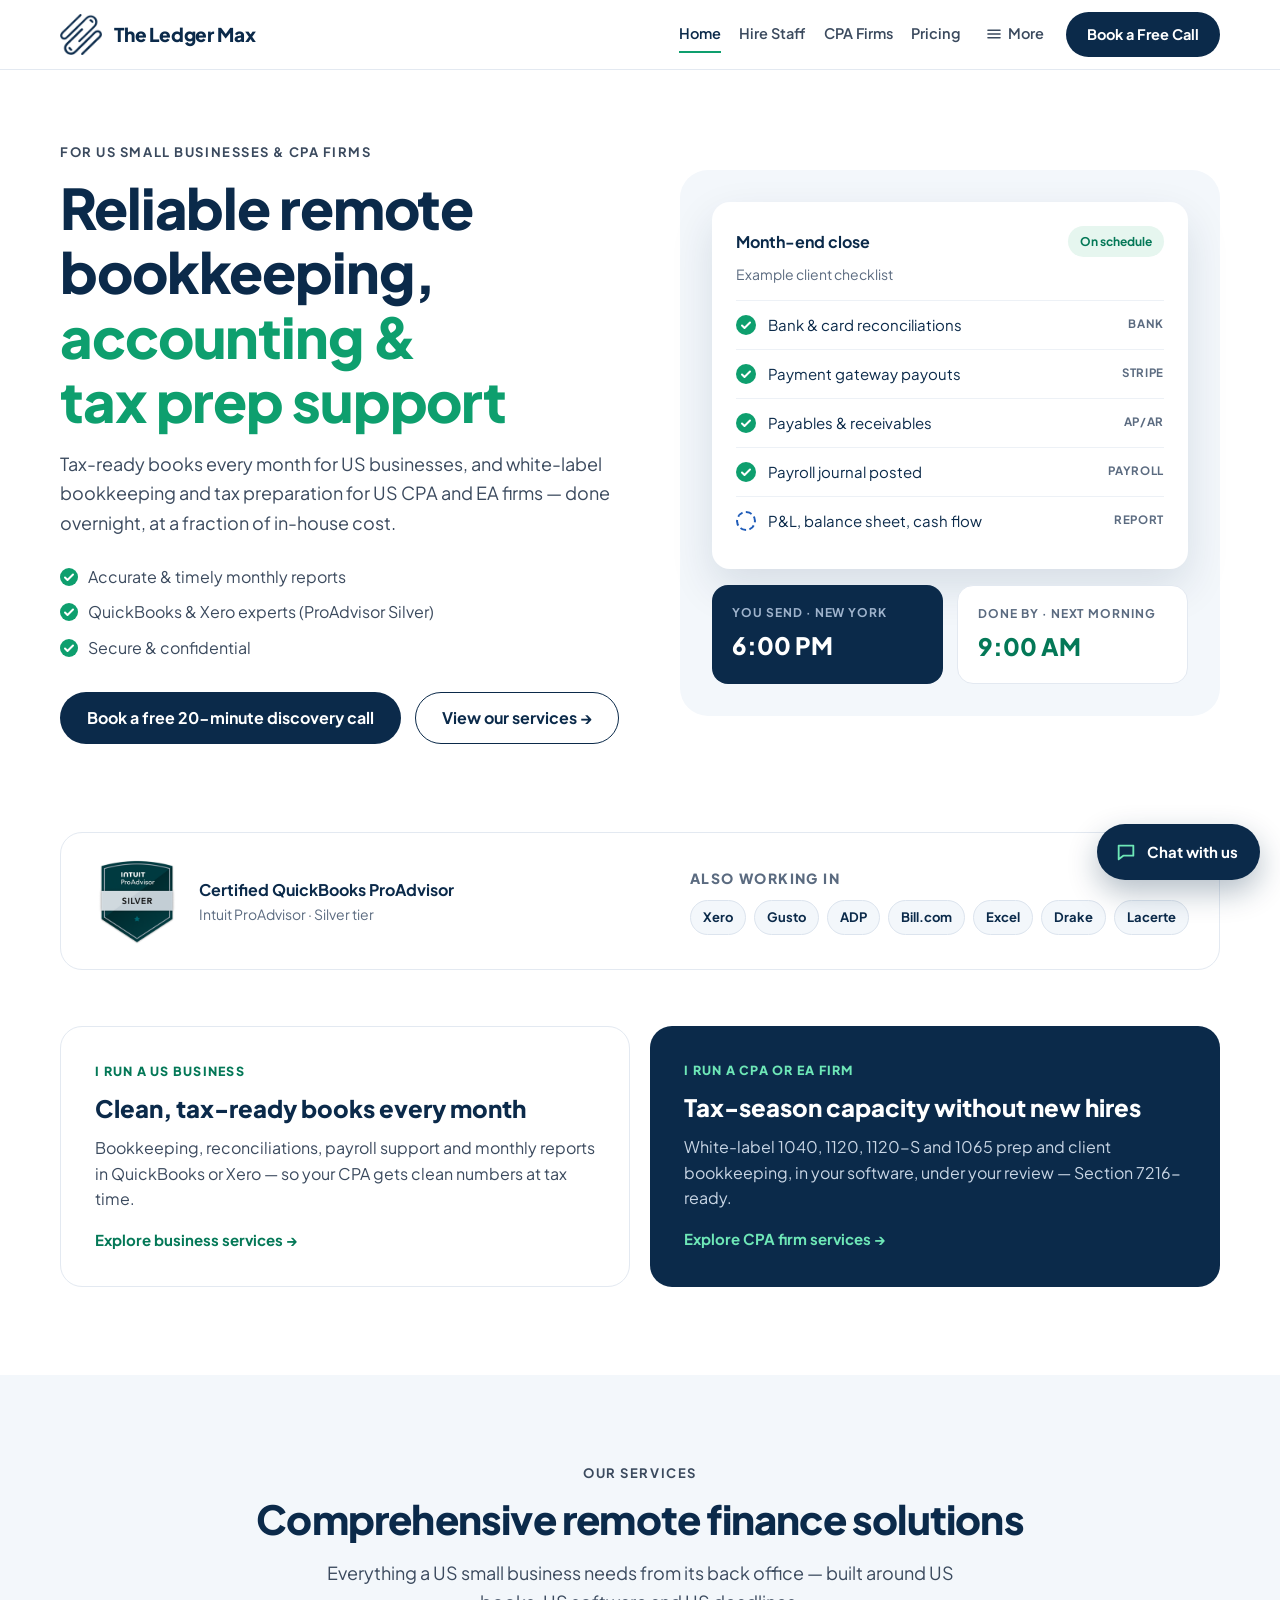
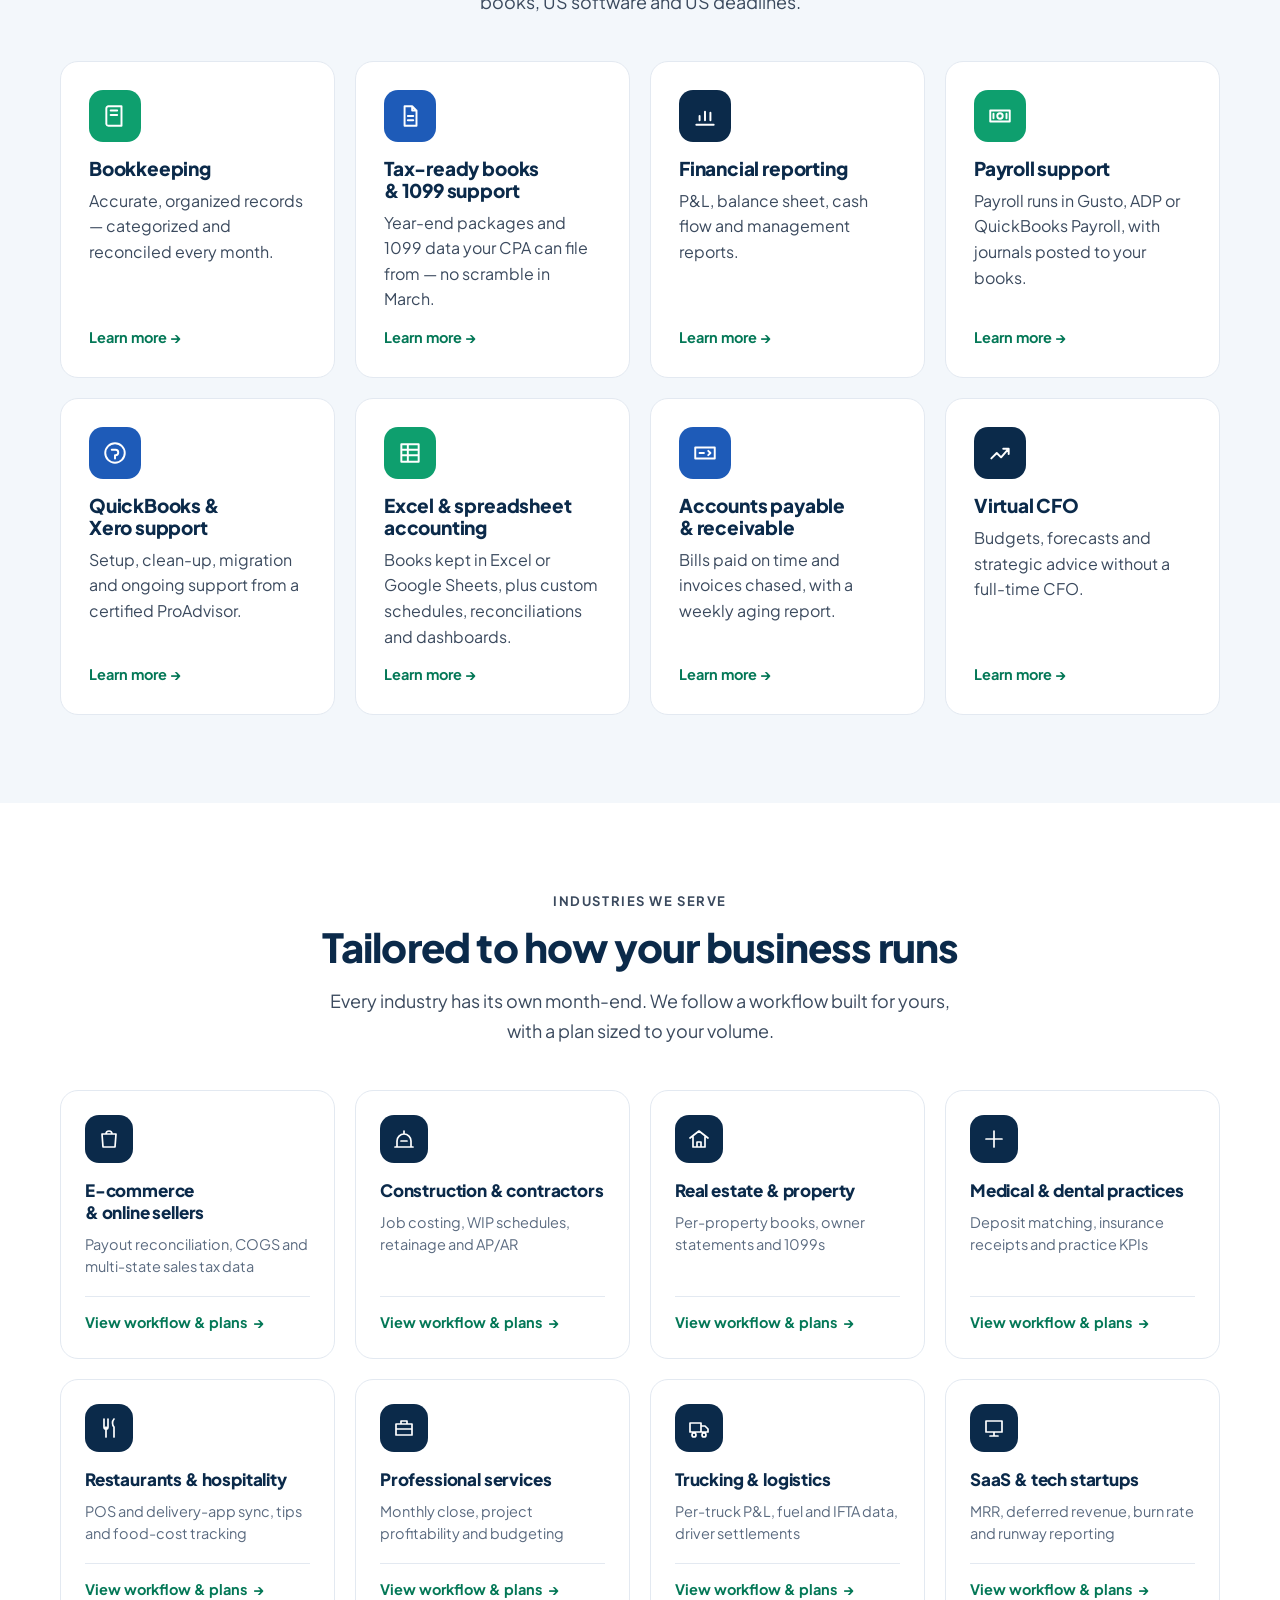
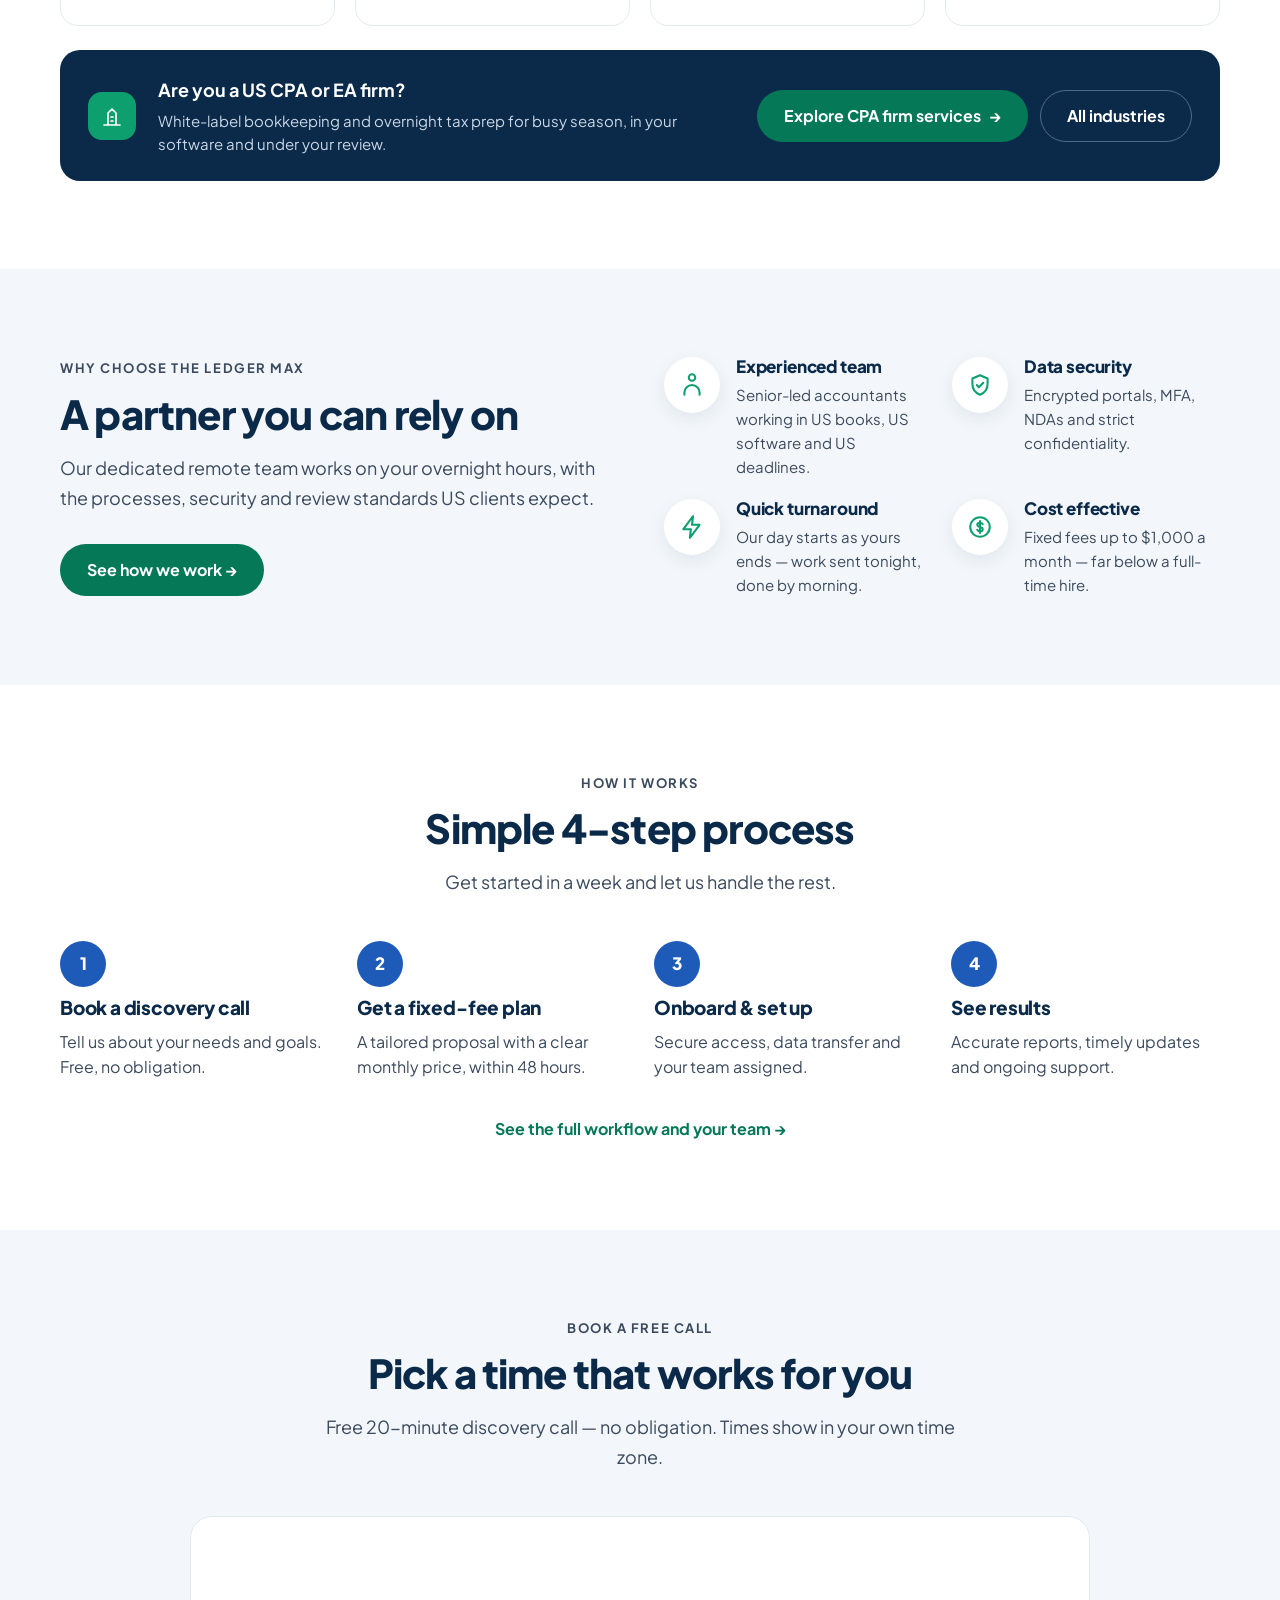
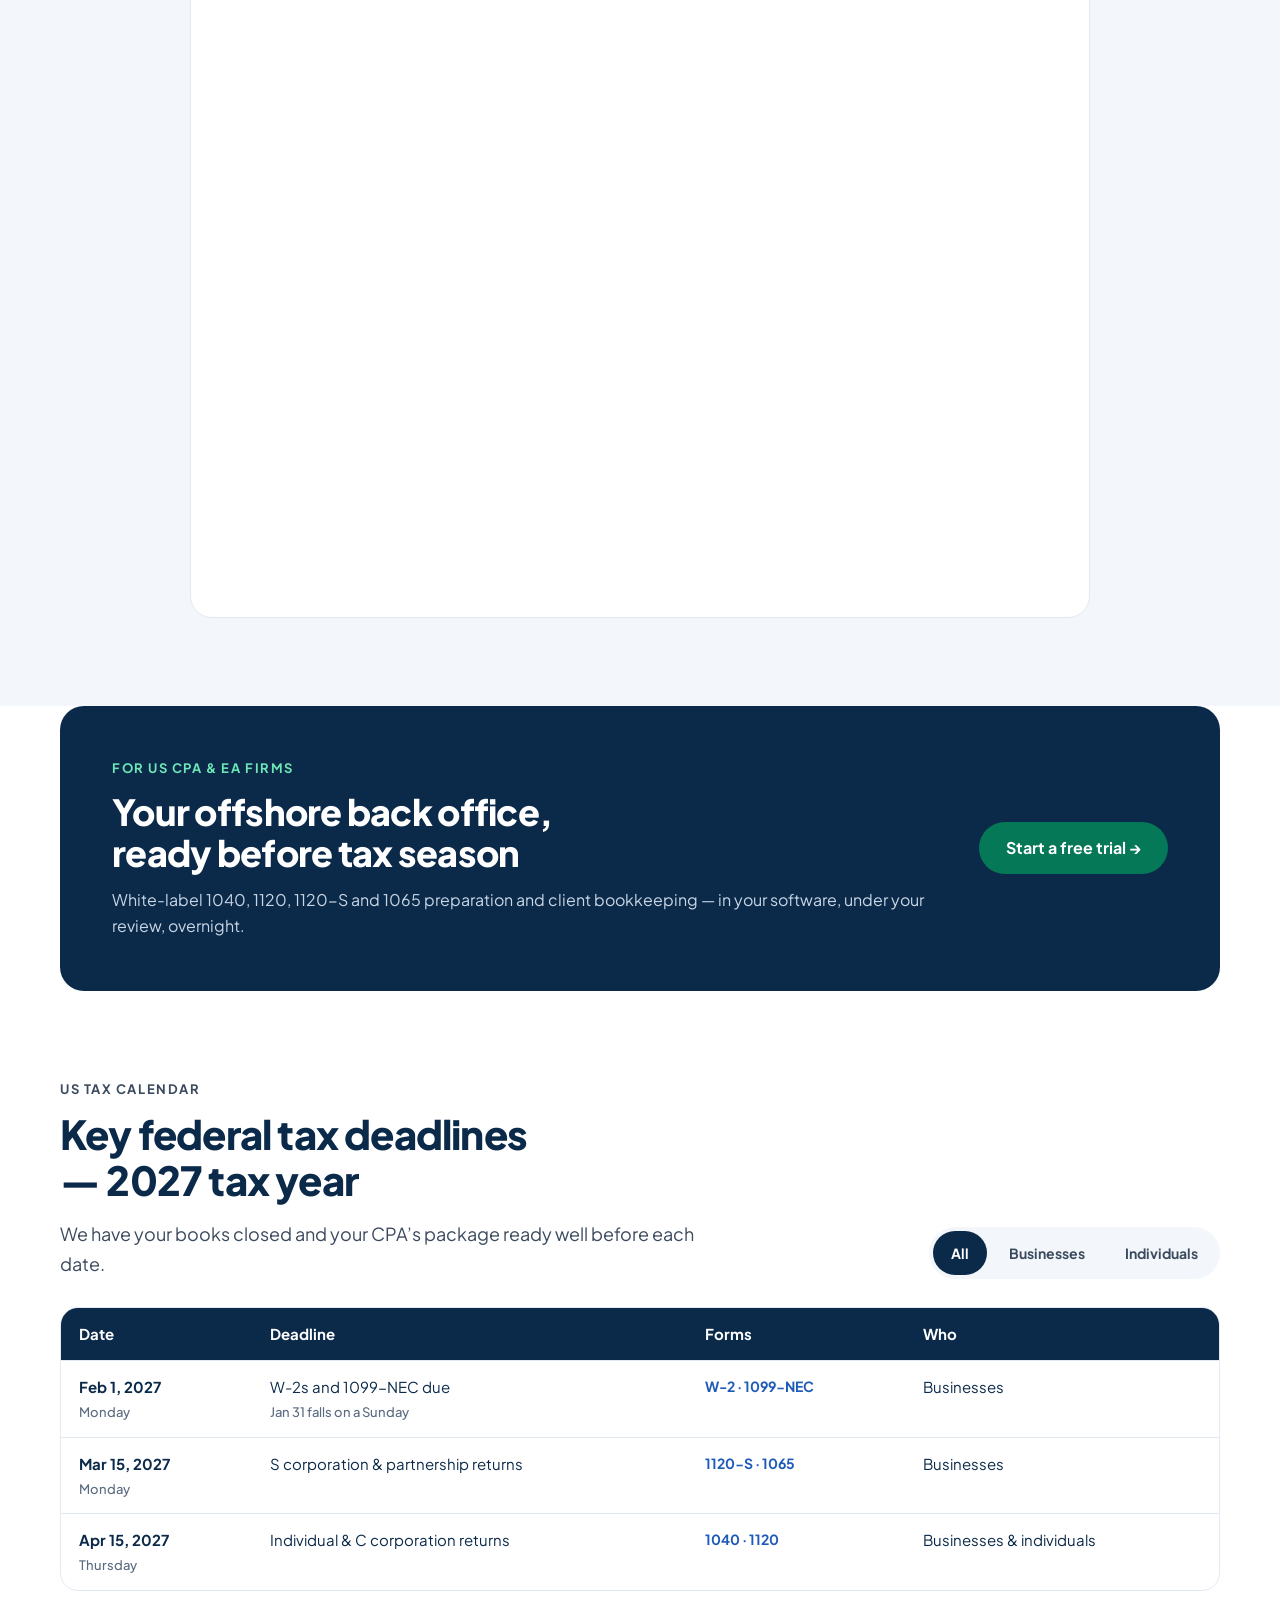
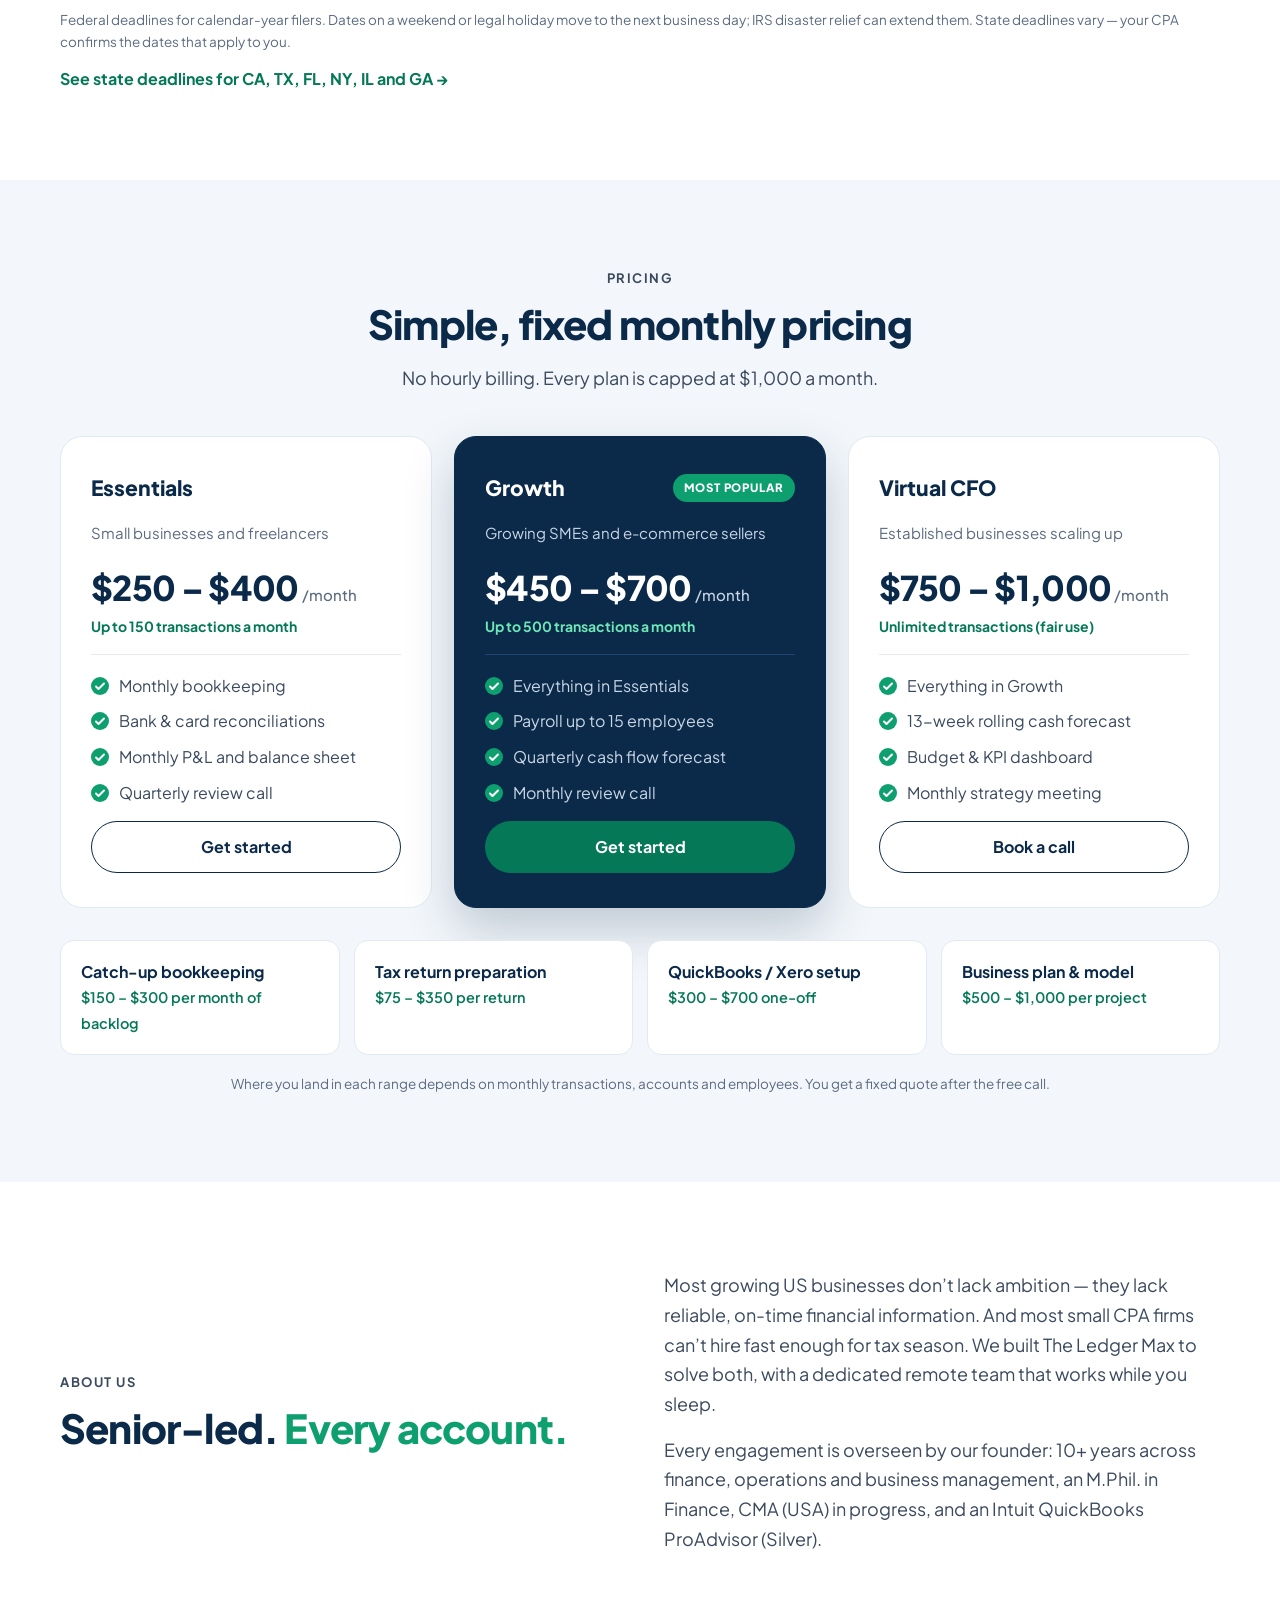
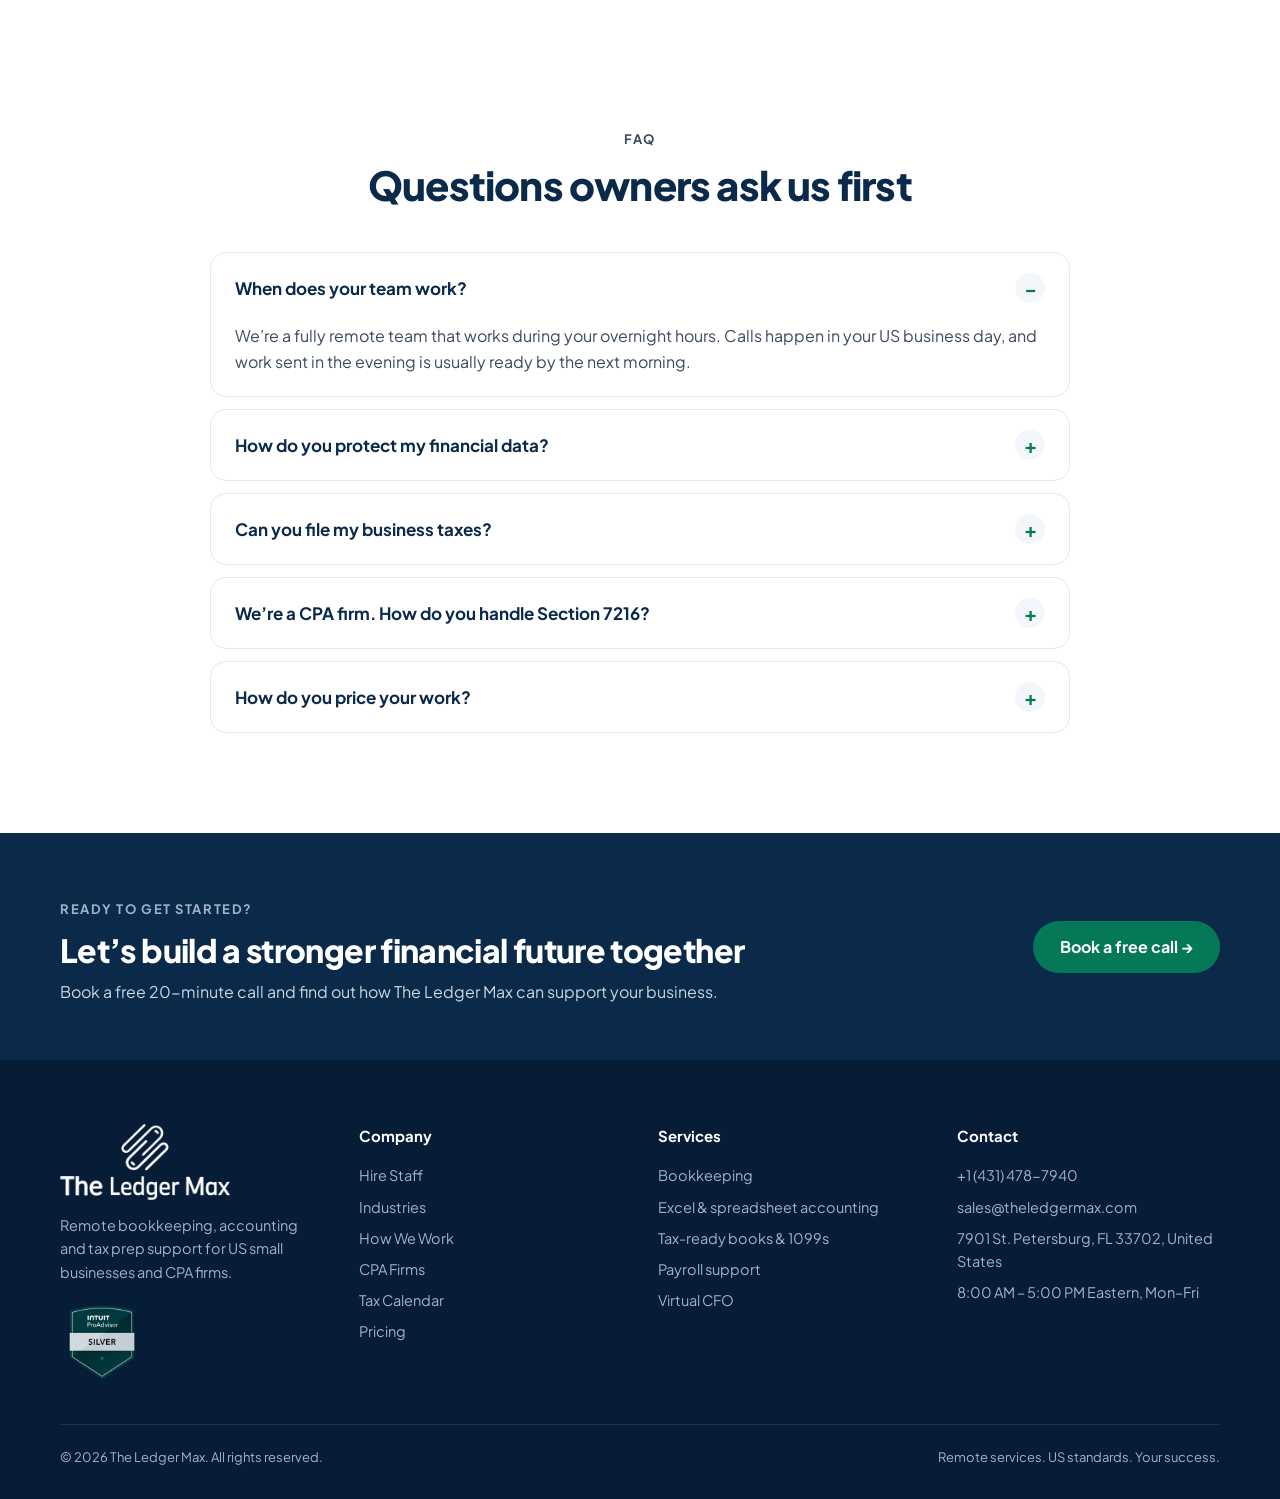
<file: index.html>
<!doctype html>
<html lang="en">
<head>
<meta charset="utf-8">
<meta name="viewport" content="width=device-width, initial-scale=1, viewport-fit=cover">
<title>The Ledger Max | Remote Bookkeeping & Accounting for US Businesses and CPA Firms</title>
<meta name="description" content="Remote bookkeeping, tax-ready books, payroll support and Virtual CFO services for US small businesses, plus white-label tax prep for US CPA firms. Fixed fees up to $1,000/month.">
<link rel="canonical" href="https://theledgermax.com/">
<meta property="og:type" content="website">
<meta property="og:title" content="The Ledger Max | Remote Bookkeeping & Accounting for US Businesses and CPA Firms">
<meta property="og:description" content="Remote bookkeeping, tax-ready books, payroll support and Virtual CFO services for US small businesses, plus white-label tax prep for US CPA firms. Fixed fees up to $1,000/month.">
<meta property="og:url" content="https://theledgermax.com/">
<meta property="og:image" content="https://theledgermax.com/assets/img/the-logo-navy.png">
<meta name="theme-color" content="#0B2A4A">
<link rel="icon" type="image/png" href="/assets/img/favicon.png">
<link rel="preconnect" href="https://fonts.googleapis.com">
<link rel="preconnect" href="https://fonts.gstatic.com" crossorigin>
<link href="https://fonts.googleapis.com/css2?family=Plus+Jakarta+Sans:wght@400;500;600;700;800&display=swap" rel="stylesheet">
<link rel="stylesheet" href="/assets/css/styles.css">
<script type="application/ld+json">{"@context":"https://schema.org","@type":"AccountingService","name":"The Ledger Max","url":"https://theledgermax.com","telephone":"+1-431-478-7940","email":"sales@theledgermax.com","areaServed":"US","address":{"@type":"PostalAddress","streetAddress":"7901","addressLocality":"St. Petersburg","addressRegion":"FL","postalCode":"33702","addressCountry":"US"}}</script>
</head>
<body>
<a class="sr-only" href="#main">Skip to content</a>
<header class="site-header">
  <div class="wrap header-inner">
    <a class="brand" href="/" aria-label="The Ledger Max home">
      <img src="/assets/img/icon-navy.png" alt="" width="42" height="41">
      <span><span class="brand-name">The Ledger Max</span><span class="brand-tag">Remote Accounting for US Businesses &amp; CPA Firms</span></span>
    </a>
    <nav class="nav" id="site-nav" aria-label="Main">
        <a href="/" aria-current="page">Home</a>
        <a href="/services">Hire Staff</a>
        <a href="/industries" class="nav-sub">Industries</a>
        <a href="/how-we-work" class="nav-sub">How We Work</a>
        <a href="/us-cpa-firms">CPA Firms</a>
        <a href="/tax-calendar" class="nav-sub">Tax Calendar</a>
        <a href="/pricing">Pricing</a>
        <a href="/contact" class="nav-sub">Contact</a>
<div class="nav-more-wrap">
      <button type="button" class="nav-more-btn" aria-expanded="false" aria-label="More pages">
        <svg width="18" height="18" viewBox="0 0 24 24" fill="none" stroke="currentColor" stroke-width="2.2" stroke-linecap="round" aria-hidden="true"><path d="M4 7h16M4 12h16M4 17h16"/></svg>
        <span>More</span>
      </button>
      <div class="nav-more-drop" hidden>
        <a href="/industries">Industries</a>
        <a href="/how-we-work">How We Work</a>
        <a href="/tax-calendar">Tax Calendar</a>
        <a href="/contact">Contact</a>
      </div>
    </div>
            <a class="btn btn-navy nav-cta" href="/contact#book">Book a Free Call</a>
    </nav>
    <div class="header-cta"><a class="btn btn-navy" href="/contact#book">Book a Free Call</a></div>
    <button class="nav-toggle" type="button" aria-label="Open menu" aria-expanded="false" aria-controls="site-nav">
      <svg class="icon-hamburger" width="22" height="22" viewBox="0 0 24 24" fill="none" stroke="#0B2A4A" stroke-width="2" stroke-linecap="round" aria-hidden="true"><path d="M4 7h16M4 12h16M4 17h16"/></svg>
      <svg class="icon-close" width="22" height="22" viewBox="0 0 24 24" fill="none" stroke="#0B2A4A" stroke-width="2" stroke-linecap="round" aria-hidden="true"><path d="M18 6 6 18M6 6l12 12"/></svg>
    </button>
  </div>
</header>
<main id="main">
<section class="hero">
  <div class="wrap split">
    <div>
      <p class="eyebrow">For US small businesses &amp; CPA firms</p>
      <h1>Reliable remote bookkeeping, <span class="hl">accounting &amp; tax prep support</span></h1>
      <p class="lead">Tax-ready books every month for US businesses, and white-label bookkeeping and tax preparation for US CPA and EA firms — done overnight, at a fraction of in-house cost.</p>
      <ul class="check" style="margin-top:26px">
        <li>Accurate &amp; timely monthly reports</li>
        <li>QuickBooks &amp; Xero experts (ProAdvisor Silver)</li>
        <li>Secure &amp; confidential</li>
      </ul>
      <div class="btn-row">
        <a class="btn btn-navy" href="/contact#book">Book a free 20-minute discovery call</a>
        <a class="btn btn-ghost" href="/services">View our services →</a>
      </div>
    </div>
    <div class="hero-visual" aria-label="Example month-end close checklist">
      <div class="close-card">
        <div class="head"><strong>Month-end close</strong><span class="status">On schedule</span></div>
        <p class="small muted" style="margin:6px 0 14px">Example client checklist</p>
        <div class="close-row"><span><i class="dot-done"></i>Bank &amp; card reconciliations</span><span class="tag">BANK</span></div>
        <div class="close-row"><span><i class="dot-done"></i>Payment gateway payouts</span><span class="tag">STRIPE</span></div>
        <div class="close-row"><span><i class="dot-done"></i>Payables &amp; receivables</span><span class="tag">AP/AR</span></div>
        <div class="close-row"><span><i class="dot-done"></i>Payroll journal posted</span><span class="tag">PAYROLL</span></div>
        <div class="close-row"><span><i class="dot-wip"></i>P&amp;L, balance sheet, cash flow</span><span class="tag">REPORT</span></div>
      </div>
      <div class="time-pair">
        <div style="background:#0B2A4A;color:#fff"><div class="t-label" style="color:#9FB3CC">YOU SEND · NEW YORK</div><div class="t-val">6:00 PM</div></div>
        <div style="background:#fff;border:1px solid #E3E9F1"><div class="t-label muted">DONE BY · NEXT MORNING</div><div class="t-val" style="color:#047857">9:00 AM</div></div>
      </div>
    </div>
  </div>
</section>

<section class="section flush-top" aria-label="Certifications" style="padding-bottom:56px">
  <div class="wrap">
    <div class="cert-strip">
      <div class="cert">
        <img src="/assets/img/proadvisor-silver.png" alt="Intuit QuickBooks ProAdvisor Silver badge" width="92" height="92">
        <div><strong>Certified QuickBooks ProAdvisor</strong><div class="small muted">Intuit ProAdvisor · Silver tier</div></div>
      </div>
      <div>
        <div class="small" style="font-weight:800;letter-spacing:.1em;color:#5B6B80;margin-bottom:10px">ALSO WORKING IN</div>
        <div class="chips"><span class="chip">Xero</span><span class="chip">Gusto</span><span class="chip">ADP</span><span class="chip">Bill.com</span><span class="chip">Excel</span><span class="chip">Drake</span><span class="chip">Lacerte</span></div>
      </div>
    </div>
  </div>
</section>

<section class="section flush-top">
  <div class="wrap grid">
    <a class="aud light" href="/services">
      <span class="kicker">I RUN A US BUSINESS</span>
      <span class="title">Clean, tax-ready books every month</span>
      <p>Bookkeeping, reconciliations, payroll support and monthly reports in QuickBooks or Xero — so your CPA gets clean numbers at tax time.</p>
      <span class="go">Explore business services →</span>
    </a>
    <a class="aud dark" href="/us-cpa-firms">
      <span class="kicker">I RUN A CPA OR EA FIRM</span>
      <span class="title">Tax-season capacity without new hires</span>
      <p>White-label 1040, 1120, 1120-S and 1065 prep and client bookkeeping, in your software, under your review — Section 7216-ready.</p>
      <span class="go">Explore CPA firm services →</span>
    </a>
  </div>
</section>

<section class="section tint" id="services">
  <div class="wrap">
    <div class="center section-head">
      <p class="eyebrow">Our services</p>
      <h2>Comprehensive remote finance solutions</h2>
      <p class="lead">Everything a US small business needs from its back office — built around US books, US software and US deadlines.</p>
    </div>
    <div class="grid">
      <a class="card svc-card" href="/services"><span class="icon-tile t-green"><svg viewBox="0 0 24 24" fill="none" stroke="#fff" stroke-width="1.8" stroke-linecap="round" stroke-linejoin="round" aria-hidden="true"><path d="M4 19.5V5a2 2 0 0 1 2-2h12v18H6a2 2 0 0 1-2-1.5zM8 7h6M8 11h6"/></svg></span><h3>Bookkeeping</h3><p>Accurate, organized records — categorized and reconciled every month.</p><span class="more">Learn more →</span></a>
      <a class="card svc-card" href="/services"><span class="icon-tile t-blue"><svg viewBox="0 0 24 24" fill="none" stroke="#fff" stroke-width="1.8" stroke-linecap="round" stroke-linejoin="round" aria-hidden="true"><path d="M7 3h7l4 4v14H7zM14 3v4h4M10 12h5M10 16h5"/></svg></span><h3>Tax-ready books &amp; 1099 support</h3><p>Year-end packages and 1099 data your CPA can file from — no scramble in March.</p><span class="more">Learn more →</span></a>
      <a class="card svc-card" href="/services"><span class="icon-tile t-navy"><svg viewBox="0 0 24 24" fill="none" stroke="#fff" stroke-width="1.8" stroke-linecap="round" stroke-linejoin="round" aria-hidden="true"><path d="M4 20h16M7 16v-4M12 16V8M17 16v-7"/></svg></span><h3>Financial reporting</h3><p>P&amp;L, balance sheet, cash flow and management reports.</p><span class="more">Learn more →</span></a>
      <a class="card svc-card" href="/services"><span class="icon-tile t-green"><svg viewBox="0 0 24 24" fill="none" stroke="#fff" stroke-width="1.8" stroke-linecap="round" stroke-linejoin="round" aria-hidden="true"><path d="M3 7h18v10H3zM9.5 12a2.5 2.5 0 1 0 5 0a2.5 2.5 0 1 0-5 0M6 10v4M18 10v4"/></svg></span><h3>Payroll support</h3><p>Payroll runs in Gusto, ADP or QuickBooks Payroll, with journals posted to your books.</p><span class="more">Learn more →</span></a>
      <a class="card svc-card" href="/services"><span class="icon-tile t-blue"><svg viewBox="0 0 24 24" fill="none" stroke="#fff" stroke-width="1.8" stroke-linecap="round" stroke-linejoin="round" aria-hidden="true"><path d="M12 3a9 9 0 1 0 0 18a9 9 0 1 0 0-18M9 9h3.5a2.5 2.5 0 0 1 0 5H12v3"/></svg></span><h3>QuickBooks &amp; Xero support</h3><p>Setup, clean-up, migration and ongoing support from a certified ProAdvisor.</p><span class="more">Learn more →</span></a>
      <a class="card svc-card" href="/services"><span class="icon-tile t-green"><svg viewBox="0 0 24 24" fill="none" stroke="#fff" stroke-width="1.8" stroke-linecap="round" stroke-linejoin="round" aria-hidden="true"><path d="M4 4h16v16H4zM4 9h16M4 14h16M10 4v16"/></svg></span><h3>Excel &amp; spreadsheet accounting</h3><p>Books kept in Excel or Google Sheets, plus custom schedules, reconciliations and dashboards.</p><span class="more">Learn more →</span></a>
      <a class="card svc-card" href="/services"><span class="icon-tile t-blue"><svg viewBox="0 0 24 24" fill="none" stroke="#fff" stroke-width="1.8" stroke-linecap="round" stroke-linejoin="round" aria-hidden="true"><path d="M3 7h18v10H3zM7 12h4M15 10l2 2-2 2"/></svg></span><h3>Accounts payable &amp; receivable</h3><p>Bills paid on time and invoices chased, with a weekly aging report.</p><span class="more">Learn more →</span></a>
      <a class="card svc-card" href="/services"><span class="icon-tile t-navy"><svg viewBox="0 0 24 24" fill="none" stroke="#fff" stroke-width="1.8" stroke-linecap="round" stroke-linejoin="round" aria-hidden="true"><path d="M4 17l5-5 4 4 7-8M15 8h5v5"/></svg></span><h3>Virtual CFO</h3><p>Budgets, forecasts and strategic advice without a full-time CFO.</p><span class="more">Learn more →</span></a>
    </div>
  </div>
</section>

<section class="section">
  <div class="wrap">
    <div class="center section-head">
      <p class="eyebrow">Industries we serve</p>
      <h2>Tailored to how your business runs</h2>
      <p class="lead" style="margin-inline:auto">Every industry has its own month-end. We follow a workflow built for yours, with a plan sized to your volume.</p>
    </div>
    <div class="ind-grid">
      <a class="ind-tile" href="/industries#ecom">
        <span class="it-top"><span class="it-ico"><svg viewBox="0 0 24 24" fill="none" stroke="currentColor" stroke-width="1.7" stroke-linecap="round" stroke-linejoin="round" aria-hidden="true"><path d="M5 7h14l-1 13H6zM9 7a3 3 0 0 1 6 0"/></svg></span></span>
        <h3>E-commerce &amp; online sellers</h3>
        <p>Payout reconciliation, COGS and multi-state sales tax data</p>
        <span class="it-cta">View workflow &amp; plans <span class="arrow">→</span></span>
      </a>
      <a class="ind-tile" href="/industries#construction">
        <span class="it-top"><span class="it-ico"><svg viewBox="0 0 24 24" fill="none" stroke="currentColor" stroke-width="1.7" stroke-linecap="round" stroke-linejoin="round" aria-hidden="true"><path d="M3 20h18M5 20v-6a7 7 0 0 1 14 0v6M12 7V4M9 14h6"/></svg></span></span>
        <h3>Construction &amp; contractors</h3>
        <p>Job costing, WIP schedules, retainage and AP/AR</p>
        <span class="it-cta">View workflow &amp; plans <span class="arrow">→</span></span>
      </a>
      <a class="ind-tile" href="/industries#realestate">
        <span class="it-top"><span class="it-ico"><svg viewBox="0 0 24 24" fill="none" stroke="currentColor" stroke-width="1.7" stroke-linecap="round" stroke-linejoin="round" aria-hidden="true"><path d="M3 11l9-7 9 7M6 9.5V20h12V9.5M10 20v-5h4v5"/></svg></span></span>
        <h3>Real estate &amp; property</h3>
        <p>Per-property books, owner statements and 1099s</p>
        <span class="it-cta">View workflow &amp; plans <span class="arrow">→</span></span>
      </a>
      <a class="ind-tile" href="/industries#medical">
        <span class="it-top"><span class="it-ico"><svg viewBox="0 0 24 24" fill="none" stroke="currentColor" stroke-width="1.7" stroke-linecap="round" stroke-linejoin="round" aria-hidden="true"><path d="M12 4v16M4 12h16"/></svg></span></span>
        <h3>Medical &amp; dental practices</h3>
        <p>Deposit matching, insurance receipts and practice KPIs</p>
        <span class="it-cta">View workflow &amp; plans <span class="arrow">→</span></span>
      </a>
      <a class="ind-tile" href="/industries#restaurants">
        <span class="it-top"><span class="it-ico"><svg viewBox="0 0 24 24" fill="none" stroke="currentColor" stroke-width="1.7" stroke-linecap="round" stroke-linejoin="round" aria-hidden="true"><path d="M7 3v8a2 2 0 0 0 4 0V3M9 11v10M17 3c-2 2-2 6 0 8v10"/></svg></span></span>
        <h3>Restaurants &amp; hospitality</h3>
        <p>POS and delivery-app sync, tips and food-cost tracking</p>
        <span class="it-cta">View workflow &amp; plans <span class="arrow">→</span></span>
      </a>
      <a class="ind-tile" href="/industries#services">
        <span class="it-top"><span class="it-ico"><svg viewBox="0 0 24 24" fill="none" stroke="currentColor" stroke-width="1.7" stroke-linecap="round" stroke-linejoin="round" aria-hidden="true"><path d="M4 8h16v11H4zM9 8V5h6v3M4 13h16"/></svg></span></span>
        <h3>Professional services</h3>
        <p>Monthly close, project profitability and budgeting</p>
        <span class="it-cta">View workflow &amp; plans <span class="arrow">→</span></span>
      </a>
      <a class="ind-tile" href="/industries#trucking">
        <span class="it-top"><span class="it-ico"><svg viewBox="0 0 24 24" fill="none" stroke="currentColor" stroke-width="1.7" stroke-linecap="round" stroke-linejoin="round" aria-hidden="true"><path d="M3 7h11v9H3zM14 10h4l3 3v3h-7M5 19a2 2 0 1 0 4 0a2 2 0 1 0-4 0M15 19a2 2 0 1 0 4 0a2 2 0 1 0-4 0"/></svg></span></span>
        <h3>Trucking &amp; logistics</h3>
        <p>Per-truck P&amp;L, fuel and IFTA data, driver settlements</p>
        <span class="it-cta">View workflow &amp; plans <span class="arrow">→</span></span>
      </a>
      <a class="ind-tile" href="/industries#saas">
        <span class="it-top"><span class="it-ico"><svg viewBox="0 0 24 24" fill="none" stroke="currentColor" stroke-width="1.7" stroke-linecap="round" stroke-linejoin="round" aria-hidden="true"><path d="M4 5h16v11H4zM8 20h8M12 16v4"/></svg></span></span>
        <h3>SaaS &amp; tech startups</h3>
        <p>MRR, deferred revenue, burn rate and runway reporting</p>
        <span class="it-cta">View workflow &amp; plans <span class="arrow">→</span></span>
      </a>
    </div>
    <div class="ind-cpa">
      <span class="it-ico"><svg viewBox="0 0 24 24" fill="none" stroke="currentColor" stroke-width="1.7" stroke-linecap="round" stroke-linejoin="round" aria-hidden="true"><path d="M8 21V9l4-4 4 4v12M4 21h16M11 13h2M11 17h2"/></svg></span>
      <div class="ind-cpa-txt"><strong>Are you a US CPA or EA firm?</strong><span>White-label bookkeeping and overnight tax prep for busy season, in your software and under your review.</span></div>
      <div class="ind-cpa-btns"><a class="btn btn-green" href="/us-cpa-firms">Explore CPA firm services <span class="arrow">→</span></a><a class="btn btn-ghost-light" href="/industries">All industries</a></div>
    </div>
  </div>
</section>

<section class="section tint">
  <div class="wrap split">
    <div>
      <p class="eyebrow">Why choose The Ledger Max</p>
      <h2>A partner you can rely on</h2>
      <p class="lead">Our dedicated remote team works on your overnight hours, with the processes, security and review standards US clients expect.</p>
      <div class="btn-row"><a class="btn btn-green" href="/how-we-work">See how we work →</a></div>
    </div>
    <div class="grid">
      <div class="why-item"><span class="why-ico"><svg viewBox="0 0 24 24" fill="none" stroke="#0E9F6E" stroke-width="1.9" stroke-linecap="round" stroke-linejoin="round" aria-hidden="true"><path d="M12 8a3 3 0 1 0 0-6a3 3 0 1 0 0 6M5 21v-2a7 7 0 0 1 14 0v2"/></svg></span><div><h3 style="font-size:17px">Experienced team</h3><p>Senior-led accountants working in US books, US software and US deadlines.</p></div></div>
      <div class="why-item"><span class="why-ico"><svg viewBox="0 0 24 24" fill="none" stroke="#0E9F6E" stroke-width="1.9" stroke-linecap="round" stroke-linejoin="round" aria-hidden="true"><path d="M12 3l7 3v5c0 5-3.5 8.5-7 10c-3.5-1.5-7-5-7-10V6zM9 12l2 2 4-4"/></svg></span><div><h3 style="font-size:17px">Data security</h3><p>Encrypted portals, MFA, NDAs and strict confidentiality.</p></div></div>
      <div class="why-item"><span class="why-ico"><svg viewBox="0 0 24 24" fill="none" stroke="#0E9F6E" stroke-width="1.9" stroke-linecap="round" stroke-linejoin="round" aria-hidden="true"><path d="M13 2L4 14h7l-1 8 9-12h-7z"/></svg></span><div><h3 style="font-size:17px">Quick turnaround</h3><p>Our day starts as yours ends — work sent tonight, done by morning.</p></div></div>
      <div class="why-item"><span class="why-ico"><svg viewBox="0 0 24 24" fill="none" stroke="#0E9F6E" stroke-width="1.9" stroke-linecap="round" stroke-linejoin="round" aria-hidden="true"><path d="M12 3a9 9 0 1 0 0 18a9 9 0 1 0 0-18M14.5 9.5c-.5-1-1.5-1.5-2.5-1.5c-1.5 0-2.5.8-2.5 2s1 1.7 2.5 2s2.5.8 2.5 2s-1 2-2.5 2c-1 0-2-.5-2.5-1.5M12 6.5v11"/></svg></span><div><h3 style="font-size:17px">Cost effective</h3><p>Fixed fees up to $1,000 a month — far below a full-time hire.</p></div></div>
    </div>
  </div>
</section>

<section class="section">
  <div class="wrap">
    <div class="center section-head">
      <p class="eyebrow">How it works</p>
      <h2>Simple 4-step process</h2>
      <p class="lead">Get started in a week and let us handle the rest.</p>
    </div>
    <ol class="steps">
      <li><span class="step-num">1</span><h3>Book a discovery call</h3><p>Tell us about your needs and goals. Free, no obligation.</p></li>
      <li><span class="step-num">2</span><h3>Get a fixed-fee plan</h3><p>A tailored proposal with a clear monthly price, within 48 hours.</p></li>
      <li><span class="step-num">3</span><h3>Onboard &amp; set up</h3><p>Secure access, data transfer and your team assigned.</p></li>
      <li><span class="step-num">4</span><h3>See results</h3><p>Accurate reports, timely updates and ongoing support.</p></li>
    </ol>
    <p class="center" style="margin-top:36px"><a class="text-link" href="/how-we-work">See the full workflow and your team →</a></p>
  </div>
</section>

<section class="section tint" id="book">
  <div class="wrap">
    <div class="center section-head">
      <p class="eyebrow">Book a free call</p>
      <h2>Pick a time that works for you</h2>
      <p class="lead">Free 20-minute discovery call — no obligation. Times show in your own time zone.</p>
    </div>
    <div class="booking-box" style="max-width:900px;margin:32px auto 0">
      <div class="booking-fallback" style="text-align:center;padding:40px 0">
        <p class="lead" style="margin-top:0">Email us with two or three times that suit you and we'll send a calendar invite.</p>
        <div class="btn-row" style="justify-content:center;margin-top:16px">
          <a class="btn btn-navy" href="mailto:sales@theledgermax.com?subject=Free%20discovery%20call%20request&body=Hi%20The%20Ledger%20Max%20team%2C%0A%0AI%27d%20like%20to%20schedule%20a%20free%2020-minute%20discovery%20call.%0A%0AThanks%2C%0A">Book by email</a>
          <a class="btn btn-ghost" href="/contact#book">Go to contact page →</a>
        </div>
      </div>
    </div>
  </div>
</section>

<section class="section flush-top">
  <div class="wrap">
    <div class="band">
      <div>
        <p class="eyebrow" style="color:#6EE7B7">For US CPA &amp; EA firms</p>
        <h2 style="font-size:clamp(26px,3vw,36px)">Your offshore back office, ready before tax season</h2>
        <p style="margin-top:14px">White-label 1040, 1120, 1120-S and 1065 preparation and client bookkeeping — in your software, under your review, overnight.</p>
      </div>
      <a class="btn btn-green" href="/us-cpa-firms">Start a free trial →</a>
    </div>
  </div>
</section>

<section class="section flush-top" id="tax-dates">
  <div class="wrap">
    <div class="head-row">
      <div style="max-width:640px">
        <p class="eyebrow">US tax calendar</p>
        <h2>Key federal tax deadlines — 2027 tax year</h2>
        <p class="lead">We have your books closed and your CPA’s package ready well before each date.</p>
      </div>
      <div class="seg" role="group" aria-label="Filter deadlines">
        <button type="button" data-group="fed" data-value="all" aria-pressed="true">All</button>
        <button type="button" data-group="fed" data-value="biz" aria-pressed="false">Businesses</button>
        <button type="button" data-group="fed" data-value="ind" aria-pressed="false">Individuals</button>
      </div>
    </div>
    <div class="table-wrap">
      <table>
        <thead><tr><th scope="col">Date</th><th scope="col">Deadline</th><th scope="col">Forms</th><th scope="col">Who</th></tr></thead>
        <tbody>
          <tr data-who="biz"><td><strong>Feb 1, 2027</strong><span class="sub">Monday</span></td><td>W-2s and 1099-NEC due <span class="sub">Jan 31 falls on a Sunday</span></td><td class="form">W-2 · 1099-NEC</td><td>Businesses</td></tr>
          <tr data-who="biz"><td><strong>Mar 15, 2027</strong><span class="sub">Monday</span></td><td>S corporation &amp; partnership returns</td><td class="form">1120-S · 1065</td><td>Businesses</td></tr>
          <tr data-who="both"><td><strong>Apr 15, 2027</strong><span class="sub">Thursday</span></td><td>Individual &amp; C corporation returns</td><td class="form">1040 · 1120</td><td>Businesses &amp; individuals</td></tr>
        </tbody>
      </table>
    </div>
    <p class="note">Federal deadlines for calendar-year filers. Dates on a weekend or legal holiday move to the next business day; IRS disaster relief can extend them. State deadlines vary — your CPA confirms the dates that apply to you.</p>
    <p style="margin-top:14px"><a class="text-link" href="/tax-calendar">See state deadlines for CA, TX, FL, NY, IL and GA →</a></p>
  </div>
</section>

<section class="section tint" id="pricing">
  <div class="wrap">
    <div class="center section-head">
      <p class="eyebrow">Pricing</p>
      <h2>Simple, fixed monthly pricing</h2>
      <p class="lead">No hourly billing. Every plan is capped at $1,000 a month.</p>
    </div>
    <div class="grid-3">
      <div class="plan">
        <div class="top"><span class="name">Essentials</span></div>
        <span class="for">Small businesses and freelancers</span>
        <div><span class="price">$250 – $400</span> <span class="per">/month</span><div class="basis">Up to 150 transactions a month</div></div>
        <ul class="check"><li>Monthly bookkeeping</li><li>Bank &amp; card reconciliations</li><li>Monthly P&amp;L and balance sheet</li><li>Quarterly review call</li></ul>
        <a class="btn btn-ghost" href="/contact#book">Get started</a>
      </div>
      <div class="plan featured">
        <div class="top"><span class="name">Growth</span><span class="pill">MOST POPULAR</span></div>
        <span class="for">Growing SMEs and e-commerce sellers</span>
        <div><span class="price">$450 – $700</span> <span class="per">/month</span><div class="basis">Up to 500 transactions a month</div></div>
        <ul class="check"><li>Everything in Essentials</li><li>Payroll up to 15 employees</li><li>Quarterly cash flow forecast</li><li>Monthly review call</li></ul>
        <a class="btn btn-green" href="/contact#book">Get started</a>
      </div>
      <div class="plan">
        <div class="top"><span class="name">Virtual CFO</span></div>
        <span class="for">Established businesses scaling up</span>
        <div><span class="price">$750 – $1,000</span> <span class="per">/month</span><div class="basis">Unlimited transactions (fair use)</div></div>
        <ul class="check"><li>Everything in Growth</li><li>13-week rolling cash forecast</li><li>Budget &amp; KPI dashboard</li><li>Monthly strategy meeting</li></ul>
        <a class="btn btn-ghost" href="/contact#book">Book a call</a>
      </div>
    </div>
    <div class="addons">
      <div class="addon"><strong>Catch-up bookkeeping</strong><span>$150 – $300 per month of backlog</span></div>
      <div class="addon"><strong>Tax return preparation</strong><span>$75 – $350 per return</span></div>
      <div class="addon"><strong>QuickBooks / Xero setup</strong><span>$300 – $700 one-off</span></div>
      <div class="addon"><strong>Business plan &amp; model</strong><span>$500 – $1,000 per project</span></div>
    </div>
    <p class="note center">Where you land in each range depends on monthly transactions, accounts and employees. You get a fixed quote after the free call.</p>
  </div>
</section>

<section class="section" id="about">
  <div class="wrap split">
    <div>
      <p class="eyebrow">About us</p>
      <h2>Senior-led. <span class="hl">Every account.</span></h2>
    </div>
    <div>
      <p class="lead" style="margin-top:0">Most growing US businesses don’t lack ambition — they lack reliable, on-time financial information. And most small CPA firms can’t hire fast enough for tax season. We built The Ledger Max to solve both, with a dedicated remote team that works while you sleep.</p>
      <p class="lead">Every engagement is overseen by our founder: 10+ years across finance, operations and business management, an M.Phil. in Finance, CMA (USA) in progress, and an Intuit QuickBooks ProAdvisor (Silver).</p>
    </div>
  </div>
</section>

<section class="section" id="faq">
  <div class="wrap">
    <div class="center section-head"><p class="eyebrow">FAQ</p><h2>Questions owners ask us first</h2></div>
    <div class="faq">
      <details open><summary>When does your team work?</summary><p>We’re a fully remote team that works during your overnight hours. Calls happen in your US business day, and work sent in the evening is usually ready by the next morning.</p></details>
      <details><summary>How do you protect my financial data?</summary><p>Encrypted file portals, multi-factor authentication, role-based access, signed NDAs and a written information security plan. Sensitive data never sits on personal devices.</p></details>
      <details><summary>Can you file my business taxes?</summary><p>We keep your books tax-ready and prepare year-end packages and 1099 data for your CPA. Returns are signed and filed by a licensed US CPA or EA — yours, or a partner firm we can introduce.</p></details>
      <details><summary>We’re a CPA firm. How do you handle Section 7216?</summary><p>Your client signs an offshore disclosure consent, you mask SSNs before files leave your system, and we prepare in your software. You stay preparer of record and file under your own credentials.</p></details>
      <details><summary>How do you price your work?</summary><p>Fixed monthly fees based on transaction volume and services, never more than $1,000 a month. You’ll know the price before we start.</p></details>
    </div>
  </div>
</section>

<section class="cta-band">
  <div class="wrap inner">
    <div><p class="eyebrow" style="color:#9FB3CC">Ready to get started?</p><h2>Let’s build a stronger financial future together</h2><p>Book a free 20-minute call and find out how The Ledger Max can support your business.</p></div>
    <a class="btn btn-green" href="/contact#book">Book a free call →</a>
  </div>
</section>

</main>
<footer class="site-footer">
  <div class="wrap">
    <div class="footer-grid">
      <div>
        <img class="footer-logo" src="/assets/img/the-logo-white.png" alt="The Ledger Max" width="170" height="76">
        <p>Remote bookkeeping, accounting and tax prep support for US small businesses and CPA firms.</p>
        <img src="/assets/img/proadvisor-silver.png" alt="Intuit QuickBooks ProAdvisor Silver badge" width="84" height="84" style="margin-top:16px">
      </div>
      <div>
        <h4>Company</h4><a href="/services">Hire Staff</a><a href="/industries" class="nav-sub">Industries</a><a href="/how-we-work" class="nav-sub">How We Work</a><a href="/us-cpa-firms">CPA Firms</a><a href="/tax-calendar" class="nav-sub">Tax Calendar</a><a href="/pricing">Pricing</a>
      </div>
      <div>
        <h4>Services</h4>
        <a href="/services">Bookkeeping</a><a href="/services">Excel &amp; spreadsheet accounting</a><a href="/services">Tax-ready books &amp; 1099s</a><a href="/services">Payroll support</a><a href="/services">Virtual CFO</a>
      </div>
      <div>
        <h4>Contact</h4>
        <a href="tel:+14314787940">+1 (431) 478-7940</a>
        <a href="mailto:sales@theledgermax.com">sales@theledgermax.com</a>
        <p style="padding:4px 0">7901 St. Petersburg, FL 33702, United States</p>
        <p style="padding:4px 0">8:00 AM – 5:00 PM Eastern, Mon–Fri</p>
      </div>
    </div>
    <div class="footer-bottom">
      <span>© <span data-year>2026</span> The Ledger Max. All rights reserved.</span>
      <span>Remote services. US standards. Your success.</span>
    </div>
  </div>
</footer>
<script src="/assets/js/config.js"></script>
<script src="/assets/js/site.js" defer></script>
</body>
</html>
</file>
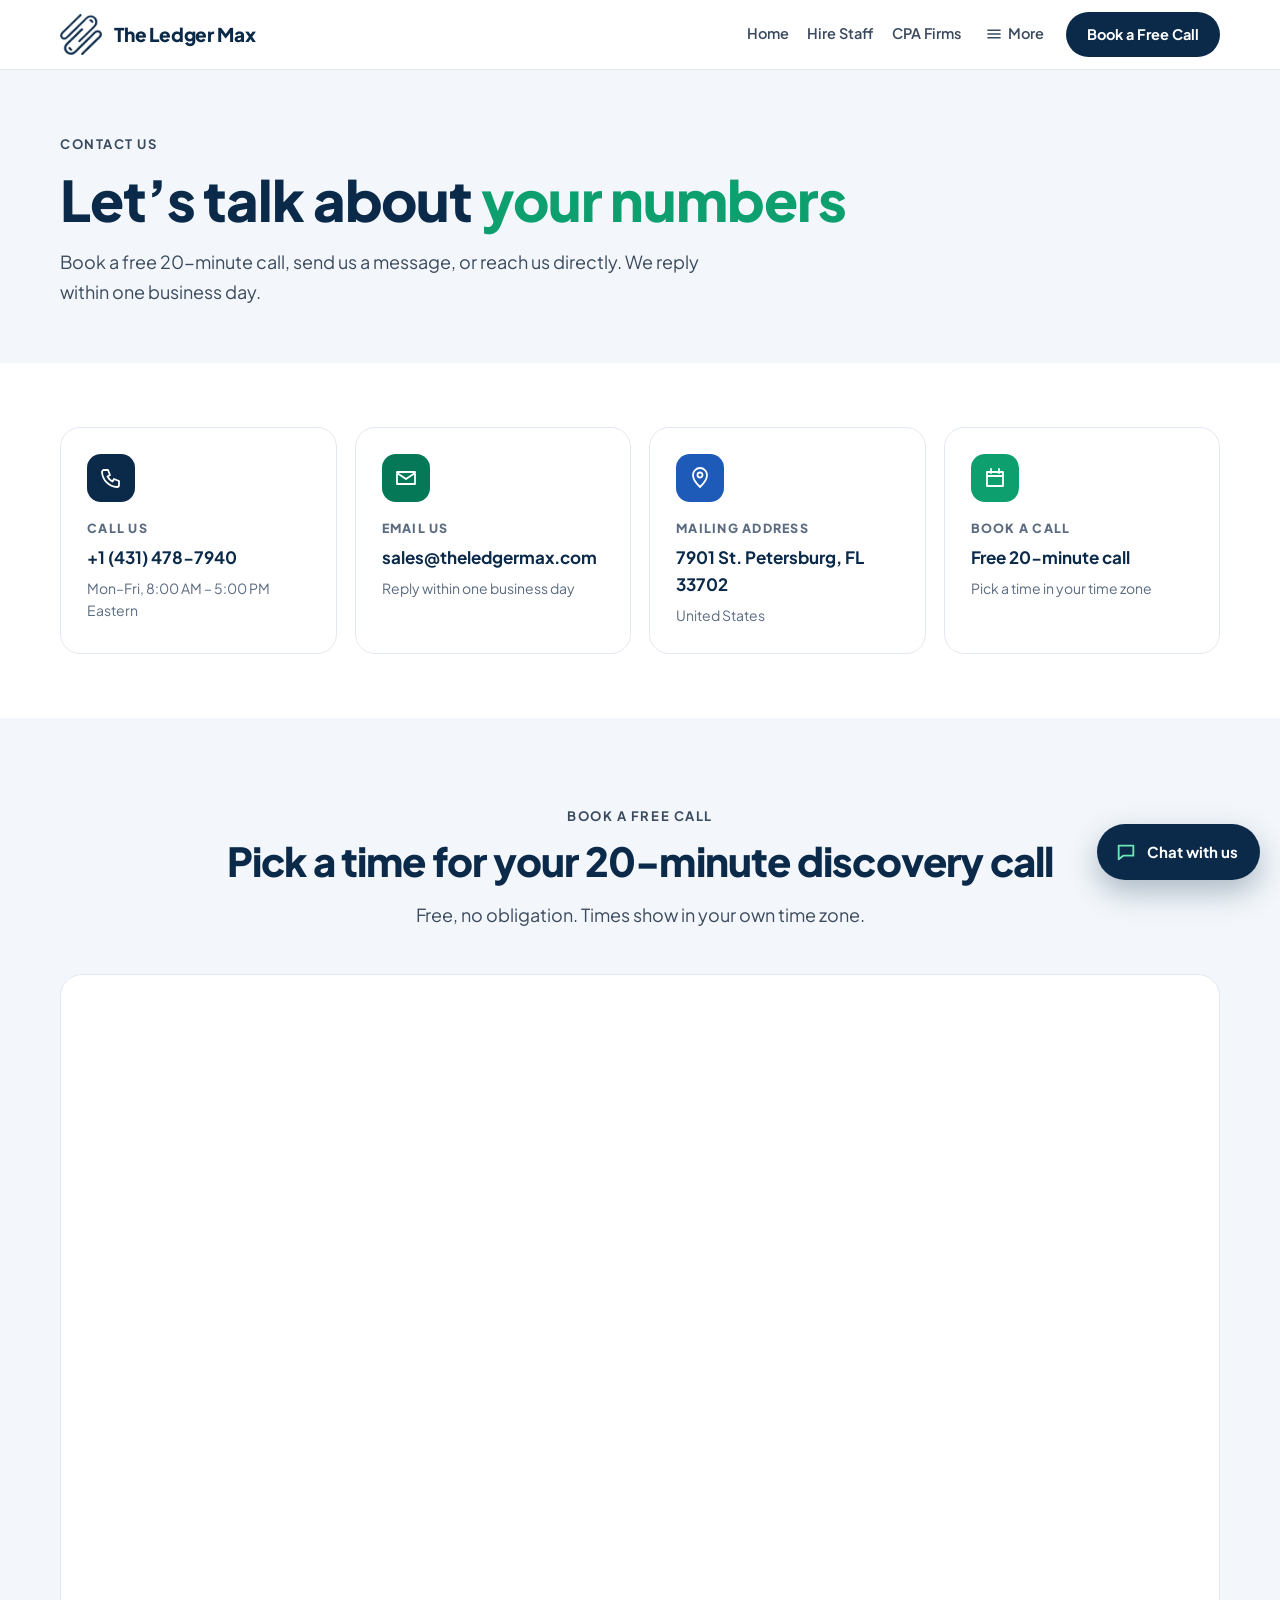
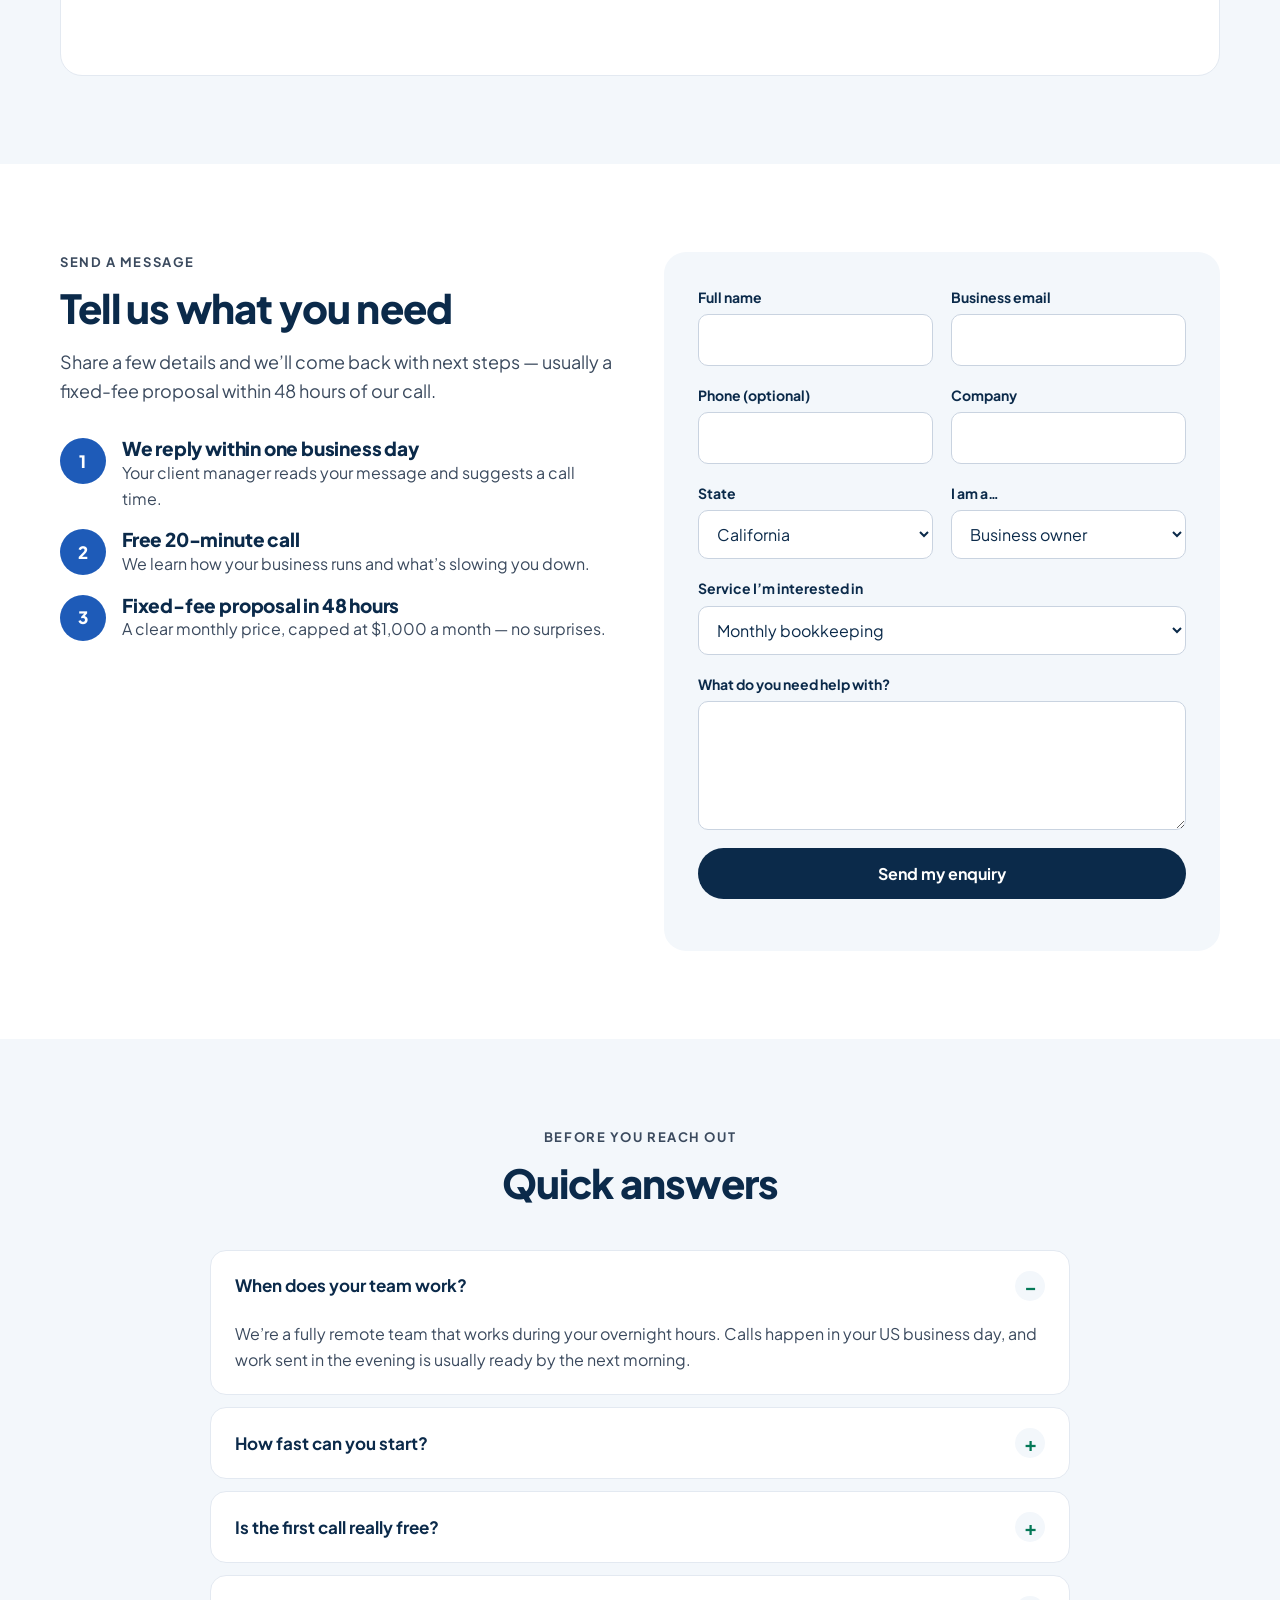
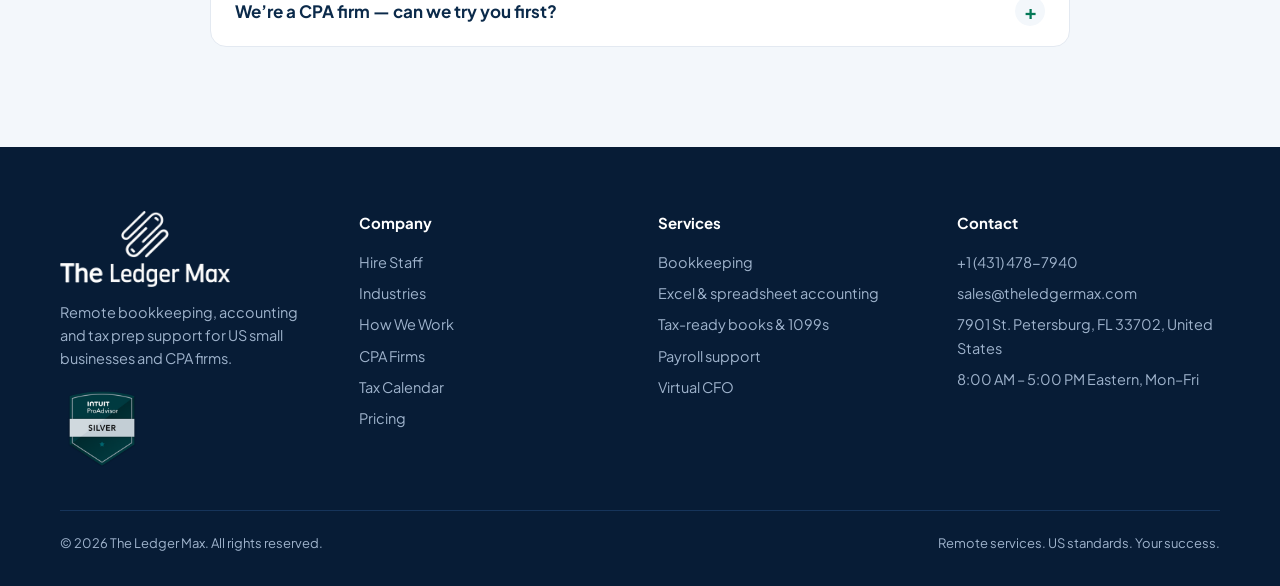
<file: contact.html>
<!doctype html>
<html lang="en">
<head>
<meta charset="utf-8">
<meta name="viewport" content="width=device-width, initial-scale=1, viewport-fit=cover">
<title>Contact Us | The Ledger Max</title>
<meta name="description" content="Contact The Ledger Max: call +1 (431) 478-7940, email sales@theledgermax.com, book a free 20-minute discovery call or send us a message.">
<link rel="canonical" href="https://theledgermax.com/contact">
<meta property="og:type" content="website">
<meta property="og:title" content="Contact Us | The Ledger Max">
<meta property="og:description" content="Contact The Ledger Max: call +1 (431) 478-7940, email sales@theledgermax.com, book a free 20-minute discovery call or send us a message.">
<meta property="og:url" content="https://theledgermax.com/contact">
<meta property="og:image" content="https://theledgermax.com/assets/img/the-logo-navy.png">
<meta name="theme-color" content="#0B2A4A">
<link rel="icon" type="image/png" href="/assets/img/favicon.png">
<link rel="preconnect" href="https://fonts.googleapis.com">
<link rel="preconnect" href="https://fonts.gstatic.com" crossorigin>
<link href="https://fonts.googleapis.com/css2?family=Plus+Jakarta+Sans:wght@400;500;600;700;800&display=swap" rel="stylesheet">
<link rel="stylesheet" href="/assets/css/styles.css">
<script type="application/ld+json">{"@context":"https://schema.org","@type":"AccountingService","name":"The Ledger Max","url":"https://theledgermax.com","telephone":"+1-431-478-7940","email":"sales@theledgermax.com","areaServed":"US","address":{"@type":"PostalAddress","streetAddress":"7901","addressLocality":"St. Petersburg","addressRegion":"FL","postalCode":"33702","addressCountry":"US"}}</script>
</head>
<body>
<a class="sr-only" href="#main">Skip to content</a>
<header class="site-header">
  <div class="wrap header-inner">
    <a class="brand" href="/" aria-label="The Ledger Max home">
      <img src="/assets/img/icon-navy.png" alt="" width="42" height="41">
      <span><span class="brand-name">The Ledger Max</span><span class="brand-tag">Remote Accounting for US Businesses &amp; CPA Firms</span></span>
    </a>
    <nav class="nav" id="site-nav" aria-label="Main">
        <a href="/">Home</a>
        <a href="/services">Hire Staff</a>
        <a href="/industries" class="nav-sub">Industries</a>
        <a href="/how-we-work" class="nav-sub">How We Work</a>
        <a href="/us-cpa-firms">CPA Firms</a>
        <a href="/tax-calendar" class="nav-sub">Tax Calendar</a>
        <a href="/contact" class="nav-sub" aria-current="page">Contact</a>
<div class="nav-more-wrap">
      <button type="button" class="nav-more-btn" aria-expanded="false" aria-label="More pages">
        <svg width="18" height="18" viewBox="0 0 24 24" fill="none" stroke="currentColor" stroke-width="2.2" stroke-linecap="round" aria-hidden="true"><path d="M4 7h16M4 12h16M4 17h16"/></svg>
        <span>More</span>
      </button>
      <div class="nav-more-drop" hidden>
        <a href="/industries">Industries</a>
        <a href="/how-we-work">How We Work</a>
        <a href="/tax-calendar">Tax Calendar</a>
        <a href="/contact">Contact</a>
      </div>
    </div>
            <a class="btn btn-navy nav-cta" href="/contact#book">Book a Free Call</a>
    </nav>
    <div class="header-cta"><a class="btn btn-navy" href="/contact#book">Book a Free Call</a></div>
    <button class="nav-toggle" type="button" aria-label="Open menu" aria-expanded="false" aria-controls="site-nav">
      <svg class="icon-hamburger" width="22" height="22" viewBox="0 0 24 24" fill="none" stroke="#0B2A4A" stroke-width="2" stroke-linecap="round" aria-hidden="true"><path d="M4 7h16M4 12h16M4 17h16"/></svg>
      <svg class="icon-close" width="22" height="22" viewBox="0 0 24 24" fill="none" stroke="#0B2A4A" stroke-width="2" stroke-linecap="round" aria-hidden="true"><path d="M18 6 6 18M6 6l12 12"/></svg>
    </button>
  </div>
</header>
<main id="main">
<section class="page-hero">
  <div class="wrap">
    <p class="eyebrow">Contact us</p>
    <h1>Let’s talk about <span class="hl">your numbers</span></h1>
    <p class="lead">Book a free 20-minute call, send us a message, or reach us directly. We reply within one business day.</p>
  </div>
</section>

<section class="section tight">
  <div class="wrap contact-cards">
    <a class="contact-card" href="tel:+14314787940">
      <span class="cc-ico"><svg viewBox="0 0 24 24" fill="none" stroke="#fff" stroke-width="1.8" stroke-linecap="round" stroke-linejoin="round" aria-hidden="true"><path d="M5 4h4l2 5-2.5 1.5a11 11 0 0 0 5 5L15 13l5 2v4a2 2 0 0 1-2 2A16 16 0 0 1 3 6a2 2 0 0 1 2-2"/></svg></span>
      <span class="cc-label">Call us</span>
      <strong>+1 (431) 478-7940</strong>
      <span class="cc-sub">Mon–Fri, 8:00 AM – 5:00 PM Eastern</span>
    </a>
    <a class="contact-card" href="mailto:sales@theledgermax.com">
      <span class="cc-ico"><svg viewBox="0 0 24 24" fill="none" stroke="#fff" stroke-width="1.8" stroke-linecap="round" stroke-linejoin="round" aria-hidden="true"><path d="M3 6h18v12H3zM3 7l9 6 9-6"/></svg></span>
      <span class="cc-label">Email us</span>
      <strong>sales@theledgermax.com</strong>
      <span class="cc-sub">Reply within one business day</span>
    </a>
    <div class="contact-card">
      <span class="cc-ico"><svg viewBox="0 0 24 24" fill="none" stroke="#fff" stroke-width="1.8" stroke-linecap="round" stroke-linejoin="round" aria-hidden="true"><path d="M12 21s-7-6.5-7-12a7 7 0 0 1 14 0c0 5.5-7 12-7 12zM12 11.5a2.5 2.5 0 1 0 0-5a2.5 2.5 0 0 0 0 5"/></svg></span>
      <span class="cc-label">Mailing address</span>
      <strong>7901 St. Petersburg, FL 33702</strong>
      <span class="cc-sub">United States</span>
    </div>
    <a class="contact-card" href="#book">
      <span class="cc-ico"><svg viewBox="0 0 24 24" fill="none" stroke="#fff" stroke-width="1.8" stroke-linecap="round" stroke-linejoin="round" aria-hidden="true"><path d="M4 6h16v14H4zM4 10h16M8 3v4M16 3v4"/></svg></span>
      <span class="cc-label">Book a call</span>
      <strong>Free 20-minute call</strong>
      <span class="cc-sub">Pick a time in your time zone</span>
    </a>
  </div>
</section>

<section class="section tint" id="book">
  <div class="wrap">
    <div class="center section-head">
      <p class="eyebrow">Book a free call</p>
      <h2>Pick a time for your 20-minute discovery call</h2>
      <p class="lead">Free, no obligation. Times show in your own time zone.</p>
    </div>
    <div class="booking-box" id="booking-box">
      <div class="booking-fallback">
        <p class="lead" style="margin-top:0">Email us with two or three times that suit you, and we’ll send a calendar invite.</p>
        <div class="btn-row" style="justify-content:center;margin-top:8px">
          <a class="btn btn-navy" href="mailto:sales@theledgermax.com?subject=Free%20discovery%20call%20request&body=Hi%20The%20Ledger%20Max%20team%2C%0A%0AI%27d%20like%20to%20schedule%20a%20free%2020-minute%20discovery%20call.%0A%0AHere%20are%20a%20few%20times%20that%20work%20for%20me%3A%0A1.%20%0A2.%20%0A3.%20%0A%0APlease%20confirm%20a%20time%20and%20send%20a%20calendar%20invite.%0A%0AThanks%2C%0A">Request a call by email</a>
          <a class="btn btn-ghost" href="tel:+14314787940">Call +1 (431) 478-7940</a>
        </div>
      </div>
    </div>
  </div>
</section>

<section class="section" id="message">
  <div class="wrap split" style="align-items:flex-start">
    <div>
      <p class="eyebrow">Send a message</p>
      <h2>Tell us what you need</h2>
      <p class="lead">Share a few details and we’ll come back with next steps — usually a fixed-fee proposal within 48 hours of our call.</p>
      <ol class="steps" style="grid-template-columns:1fr;gap:18px;margin-top:32px">
        <li style="flex-direction:row;align-items:flex-start;gap:16px"><span class="step-num">1</span><div><h3>We reply within one business day</h3><p>Your client manager reads your message and suggests a call time.</p></div></li>
        <li style="flex-direction:row;align-items:flex-start;gap:16px"><span class="step-num">2</span><div><h3>Free 20-minute call</h3><p>We learn how your business runs and what’s slowing you down.</p></div></li>
        <li style="flex-direction:row;align-items:flex-start;gap:16px"><span class="step-num">3</span><div><h3>Fixed-fee proposal in 48 hours</h3><p>A clear monthly price, capped at $1,000 a month — no surprises.</p></div></li>
      </ol>
    </div>
    <form class="contact-form" id="contact-form" novalidate>
      <input type="hidden" name="_subject" value="New enquiry from theledgermax.com">
      <label class="field">Full name<input type="text" name="name" id="cf-name" required autocomplete="name"></label>
      <label class="field">Business email<input type="email" name="email" id="cf-email" required autocomplete="email"></label>
      <label class="field">Phone (optional)<input type="tel" name="phone" id="cf-phone" autocomplete="tel"></label>
      <label class="field">Company<input type="text" name="company" id="cf-company" autocomplete="organization"></label>
      <label class="field">State
        <select name="state" id="cf-state">
          <option>California</option><option>Texas</option><option>Florida</option><option>New York</option><option>Illinois</option><option>Georgia</option><option>North Carolina</option><option>Pennsylvania</option><option>New Jersey</option><option>Ohio</option><option>Other state</option>
        </select>
      </label>
      <label class="field">I am a…
        <select name="role" id="cf-role"><option>Business owner</option><option>CPA or EA firm</option><option>E-commerce seller</option><option>Startup founder</option></select>
      </label>
      <label class="field full">Service I’m interested in
        <select name="service" id="cf-service">
          <option>Monthly bookkeeping</option><option>Catch-up &amp; clean-up</option><option>Excel &amp; spreadsheet accounting</option><option>Accounts payable &amp; receivable</option><option>Financial reporting &amp; KPIs</option><option>Virtual CFO</option><option>Tax-ready books &amp; 1099 support</option><option>Sales tax reporting support</option><option>Payroll support</option><option>QuickBooks / Xero setup</option><option>CPA firm: tax prep or bookkeeping</option><option>Not sure yet</option>
        </select>
      </label>
      <label class="field full">What do you need help with?<textarea name="message" id="cf-message" rows="4"></textarea></label>
      <button class="btn btn-navy full" type="submit">Send my enquiry</button>
      <p class="form-msg" role="status"></p>
    </form>
  </div>
</section>

<section class="section tint">
  <div class="wrap">
    <div class="center section-head"><p class="eyebrow">Before you reach out</p><h2>Quick answers</h2></div>
    <div class="faq">
      <details open><summary>When does your team work?</summary><p>We’re a fully remote team that works during your overnight hours. Calls happen in your US business day, and work sent in the evening is usually ready by the next morning.</p></details>
      <details><summary>How fast can you start?</summary><p>Most clients are onboarded within five working days of signing: secure access, a clean-up plan, system setup, and your first monthly cycle.</p></details>
      <details><summary>Is the first call really free?</summary><p>Yes. The 20-minute discovery call is free and there’s no obligation. If we’re a fit, you get a fixed-fee proposal within 48 hours.</p></details>
      <details><summary>We’re a CPA firm — can we try you first?</summary><p>Yes. Send one sample return or one bookkeeping clean-up and we’ll complete it free so you can judge the quality. <a href="/us-cpa-firms">See CPA firm services</a>.</p></details>
    </div>
  </div>
</section>

</main>
<footer class="site-footer">
  <div class="wrap">
    <div class="footer-grid">
      <div>
        <img class="footer-logo" src="/assets/img/the-logo-white.png" alt="The Ledger Max" width="170" height="76">
        <p>Remote bookkeeping, accounting and tax prep support for US small businesses and CPA firms.</p>
        <img src="/assets/img/proadvisor-silver.png" alt="Intuit QuickBooks ProAdvisor Silver badge" width="84" height="84" style="margin-top:16px">
      </div>
      <div>
        <h4>Company</h4><a href="/services">Hire Staff</a><a href="/industries" class="nav-sub">Industries</a><a href="/how-we-work" class="nav-sub">How We Work</a><a href="/us-cpa-firms">CPA Firms</a><a href="/tax-calendar" class="nav-sub">Tax Calendar</a><a href="/pricing">Pricing</a>
      </div>
      <div>
        <h4>Services</h4>
        <a href="/services">Bookkeeping</a><a href="/services">Excel &amp; spreadsheet accounting</a><a href="/services">Tax-ready books &amp; 1099s</a><a href="/services">Payroll support</a><a href="/services">Virtual CFO</a>
      </div>
      <div>
        <h4>Contact</h4>
        <a href="tel:+14314787940">+1 (431) 478-7940</a>
        <a href="mailto:sales@theledgermax.com">sales@theledgermax.com</a>
        <p style="padding:4px 0">7901 St. Petersburg, FL 33702, United States</p>
        <p style="padding:4px 0">8:00 AM – 5:00 PM Eastern, Mon–Fri</p>
      </div>
    </div>
    <div class="footer-bottom">
      <span>© <span data-year>2026</span> The Ledger Max. All rights reserved.</span>
      <span>Remote services. US standards. Your success.</span>
    </div>
  </div>
</footer>
<script src="/assets/js/config.js"></script>
<script src="/assets/js/site.js" defer></script>
</body>
</html>
</file>
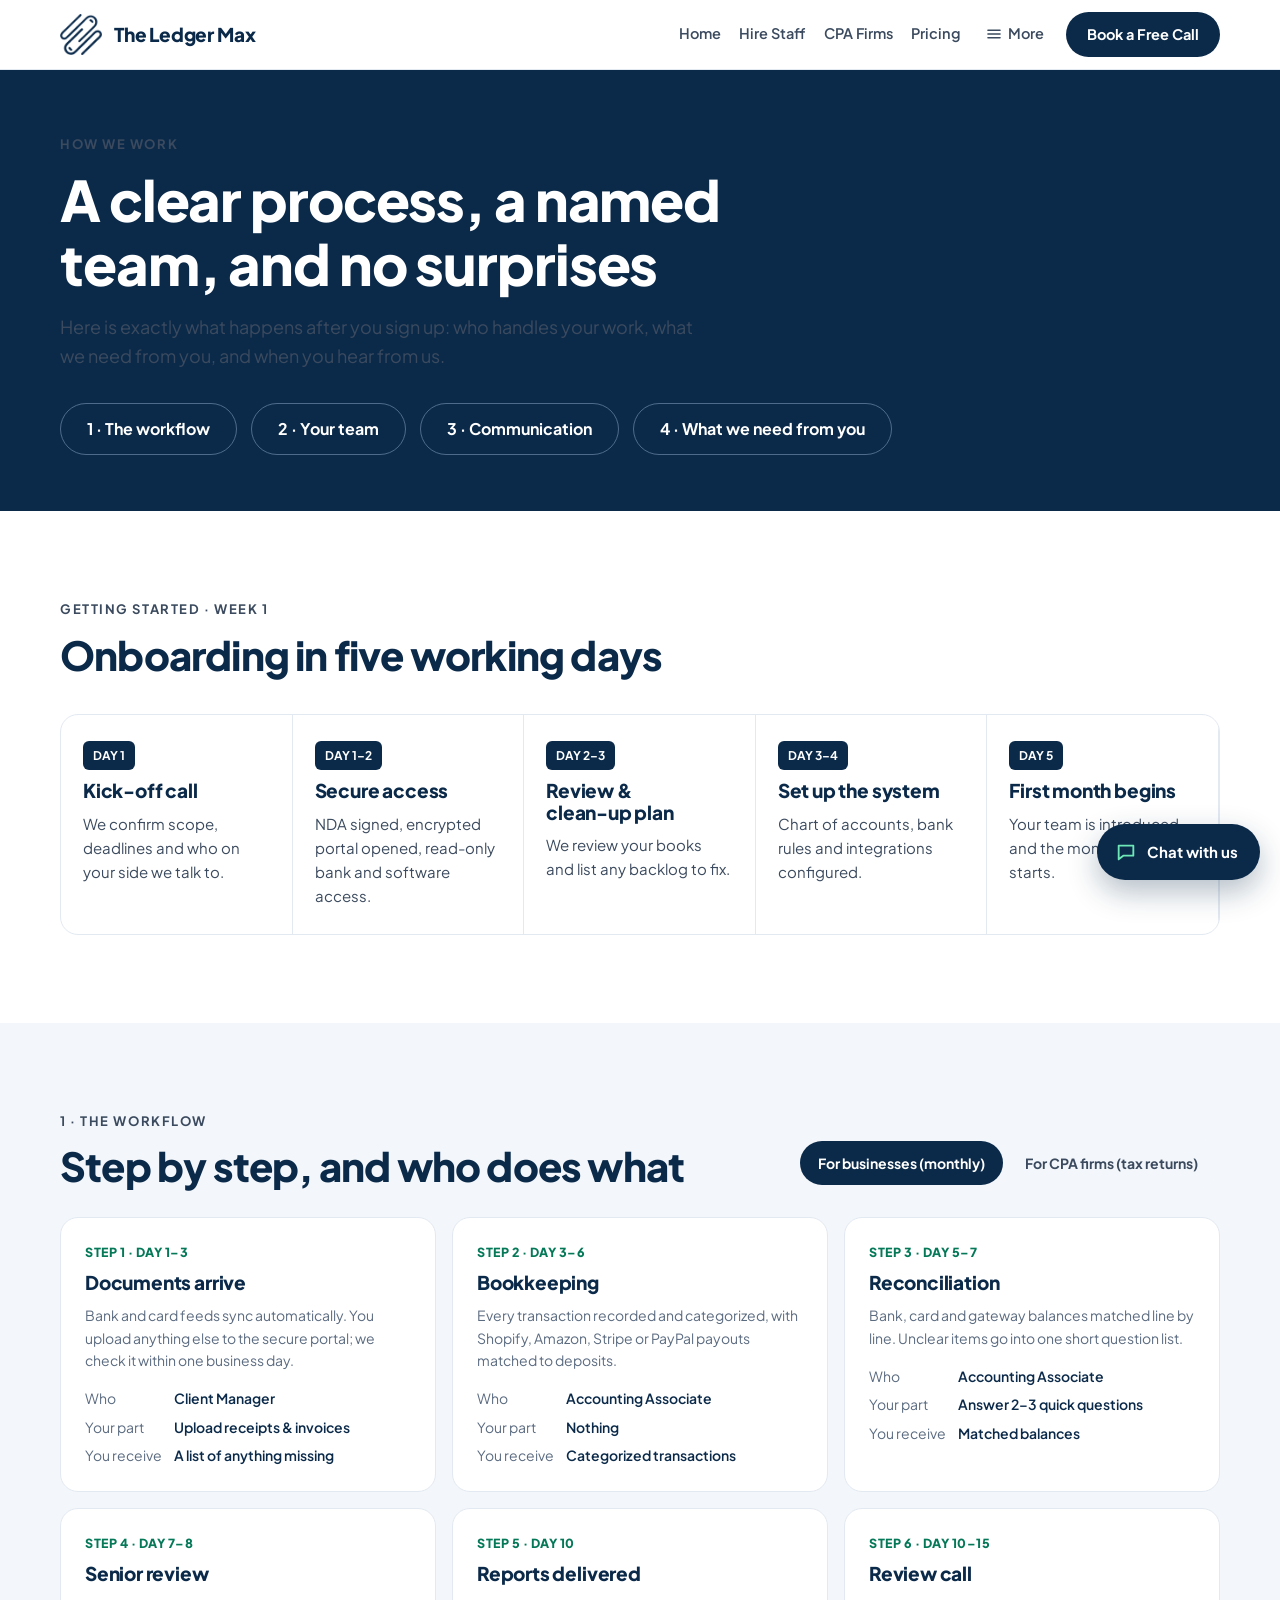
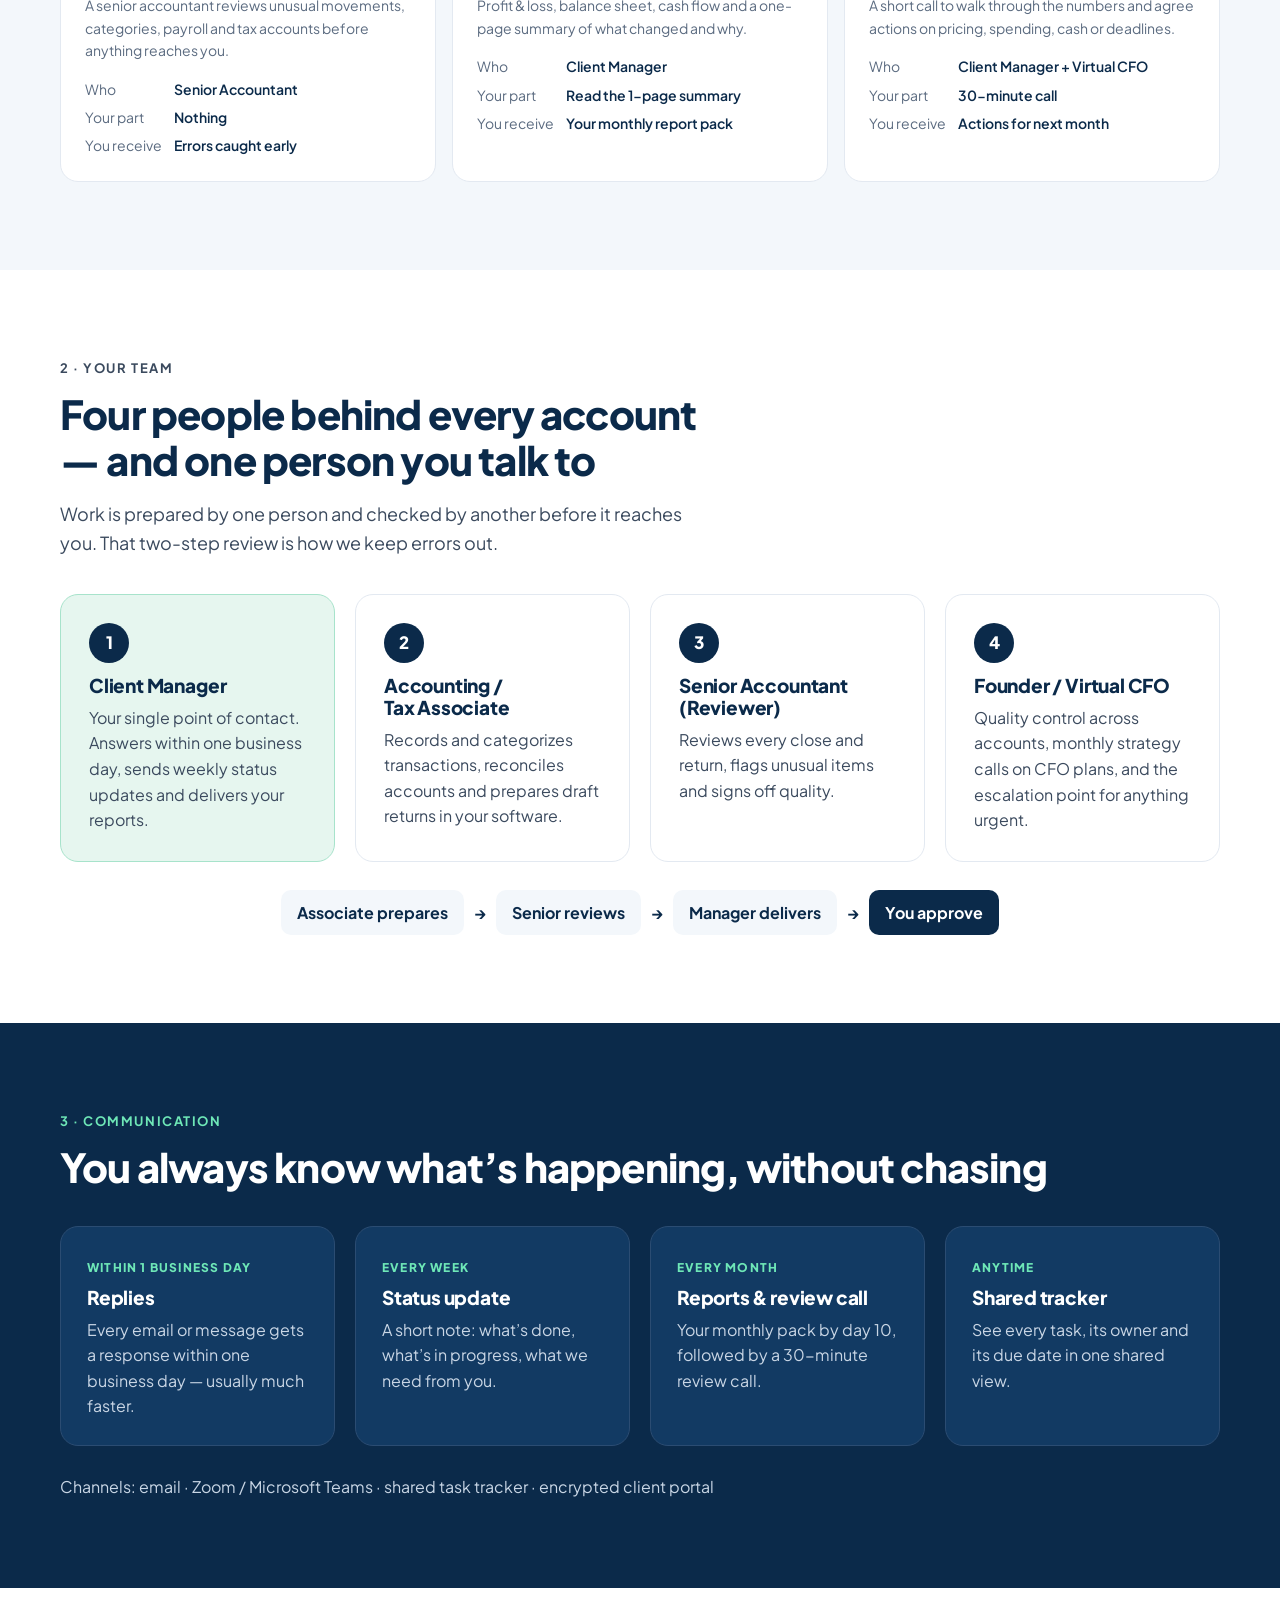
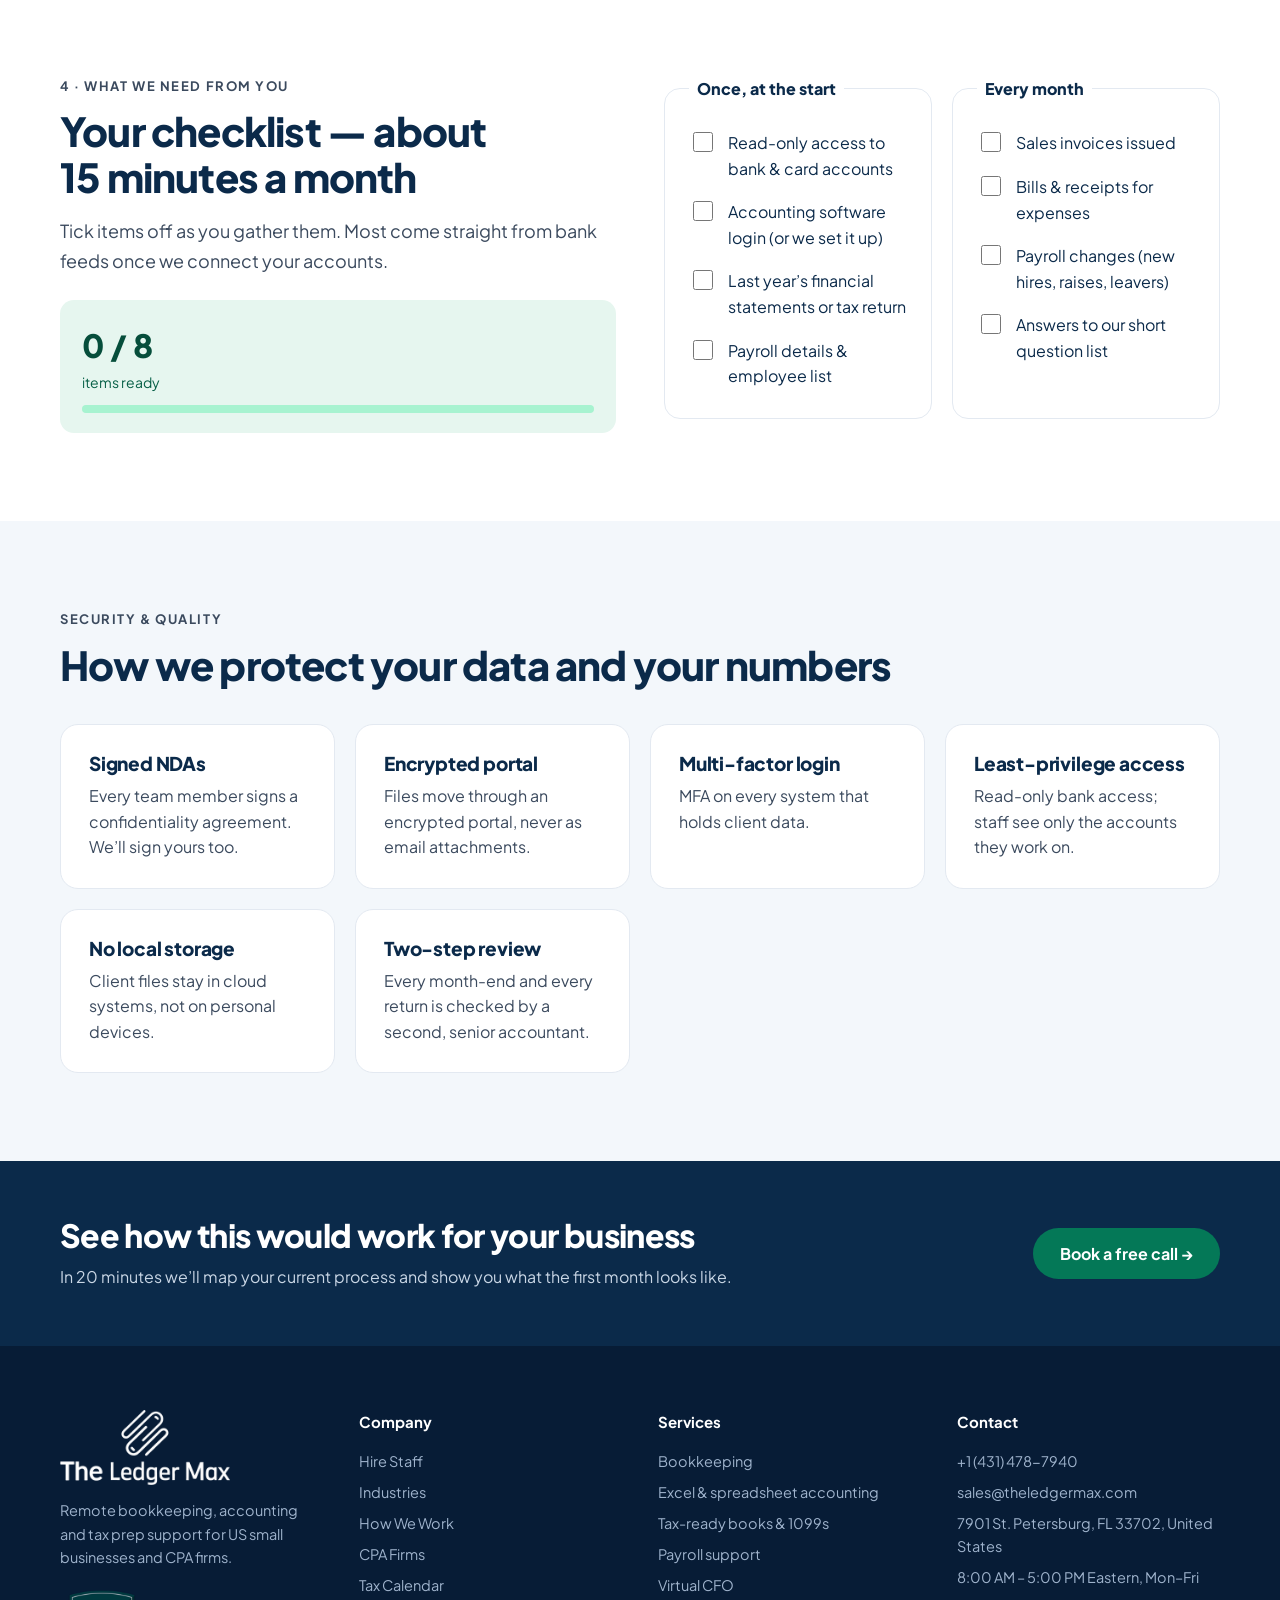
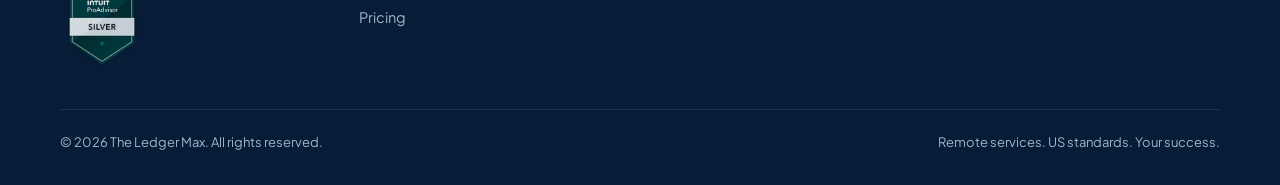
<file: how-we-work.html>
<!doctype html>
<html lang="en">
<head>
<meta charset="utf-8">
<meta name="viewport" content="width=device-width, initial-scale=1, viewport-fit=cover">
<title>How We Work | The Ledger Max</title>
<meta name="description" content="Onboarding in five days, a named client manager, two-step review on every deliverable, and a clear monthly workflow for US businesses and CPA firms.">
<link rel="canonical" href="https://theledgermax.com/how-we-work">
<meta property="og:type" content="website">
<meta property="og:title" content="How We Work | The Ledger Max">
<meta property="og:description" content="Onboarding in five days, a named client manager, two-step review on every deliverable, and a clear monthly workflow for US businesses and CPA firms.">
<meta property="og:url" content="https://theledgermax.com/how-we-work">
<meta property="og:image" content="https://theledgermax.com/assets/img/the-logo-navy.png">
<meta name="theme-color" content="#0B2A4A">
<link rel="icon" type="image/png" href="/assets/img/favicon.png">
<link rel="preconnect" href="https://fonts.googleapis.com">
<link rel="preconnect" href="https://fonts.gstatic.com" crossorigin>
<link href="https://fonts.googleapis.com/css2?family=Plus+Jakarta+Sans:wght@400;500;600;700;800&display=swap" rel="stylesheet">
<link rel="stylesheet" href="/assets/css/styles.css">
<script type="application/ld+json">{"@context":"https://schema.org","@type":"AccountingService","name":"The Ledger Max","url":"https://theledgermax.com","telephone":"+1-431-478-7940","email":"sales@theledgermax.com","areaServed":"US","address":{"@type":"PostalAddress","streetAddress":"7901","addressLocality":"St. Petersburg","addressRegion":"FL","postalCode":"33702","addressCountry":"US"}}</script>
</head>
<body>
<a class="sr-only" href="#main">Skip to content</a>
<header class="site-header">
  <div class="wrap header-inner">
    <a class="brand" href="/" aria-label="The Ledger Max home">
      <img src="/assets/img/icon-navy.png" alt="" width="42" height="41">
      <span><span class="brand-name">The Ledger Max</span><span class="brand-tag">Remote Accounting for US Businesses &amp; CPA Firms</span></span>
    </a>
    <nav class="nav" id="site-nav" aria-label="Main">
        <a href="/">Home</a>
        <a href="/services">Hire Staff</a>
        <a href="/industries" class="nav-sub">Industries</a>
        <a href="/how-we-work" class="nav-sub" aria-current="page">How We Work</a>
        <a href="/us-cpa-firms">CPA Firms</a>
        <a href="/tax-calendar" class="nav-sub">Tax Calendar</a>
        <a href="/pricing">Pricing</a>
        <a href="/contact" class="nav-sub">Contact</a>
<div class="nav-more-wrap">
      <button type="button" class="nav-more-btn" aria-expanded="false" aria-label="More pages">
        <svg width="18" height="18" viewBox="0 0 24 24" fill="none" stroke="currentColor" stroke-width="2.2" stroke-linecap="round" aria-hidden="true"><path d="M4 7h16M4 12h16M4 17h16"/></svg>
        <span>More</span>
      </button>
      <div class="nav-more-drop" hidden>
        <a href="/industries">Industries</a>
        <a href="/how-we-work">How We Work</a>
        <a href="/tax-calendar">Tax Calendar</a>
        <a href="/contact">Contact</a>
      </div>
    </div>
            <a class="btn btn-navy nav-cta" href="/contact#book">Book a Free Call</a>
    </nav>
    <div class="header-cta"><a class="btn btn-navy" href="/contact#book">Book a Free Call</a></div>
    <button class="nav-toggle" type="button" aria-label="Open menu" aria-expanded="false" aria-controls="site-nav">
      <svg class="icon-hamburger" width="22" height="22" viewBox="0 0 24 24" fill="none" stroke="#0B2A4A" stroke-width="2" stroke-linecap="round" aria-hidden="true"><path d="M4 7h16M4 12h16M4 17h16"/></svg>
      <svg class="icon-close" width="22" height="22" viewBox="0 0 24 24" fill="none" stroke="#0B2A4A" stroke-width="2" stroke-linecap="round" aria-hidden="true"><path d="M18 6 6 18M6 6l12 12"/></svg>
    </button>
  </div>
</header>
<main id="main">
<section class="page-hero dark">
  <div class="wrap">
    <p class="eyebrow">How we work</p>
    <h1>A clear process, a named team, and no surprises</h1>
    <p class="lead">Here is exactly what happens after you sign up: who handles your work, what we need from you, and when you hear from us.</p>
    <div class="btn-row">
      <a class="btn btn-ghost-light" href="#flow">1 · The workflow</a>
      <a class="btn btn-ghost-light" href="#team">2 · Your team</a>
      <a class="btn btn-ghost-light" href="#comms">3 · Communication</a>
      <a class="btn btn-ghost-light" href="#need">4 · What we need from you</a>
    </div>
  </div>
</section>

<section class="section">
  <div class="wrap">
    <p class="eyebrow">Getting started · Week 1</p>
    <h2 style="margin-bottom:36px">Onboarding in five working days</h2>
    <div class="onboard">
      <div><span class="day">DAY 1</span><h3>Kick-off call</h3><p>We confirm scope, deadlines and who on your side we talk to.</p></div>
      <div><span class="day">DAY 1–2</span><h3>Secure access</h3><p>NDA signed, encrypted portal opened, read-only bank and software access.</p></div>
      <div><span class="day">DAY 2–3</span><h3>Review &amp; clean-up plan</h3><p>We review your books and list any backlog to fix.</p></div>
      <div><span class="day">DAY 3–4</span><h3>Set up the system</h3><p>Chart of accounts, bank rules and integrations configured.</p></div>
      <div><span class="day">DAY 5</span><h3>First month begins</h3><p>Your team is introduced and the monthly cycle starts.</p></div>
    </div>
  </div>
</section>

<section class="section tint" id="flow">
  <div class="wrap">
    <div class="head-row">
      <div><p class="eyebrow">1 · The workflow</p><h2>Step by step, and who does what</h2></div>
      <div class="seg" role="group" aria-label="Choose workflow">
        <button type="button" data-group="flow" data-value="biz" aria-pressed="true">For businesses (monthly)</button>
        <button type="button" data-group="flow" data-value="cpa" aria-pressed="false">For CPA firms (tax returns)</button>
      </div>
    </div>
    <div class="flow-panel step-grid" data-flow="biz">
      <div class="step-card"><span class="when">STEP 1 · DAY 1–3</span><h3>Documents arrive</h3><p class="small muted">Bank and card feeds sync automatically. You upload anything else to the secure portal; we check it within one business day.</p><dl><dt>Who</dt><dd>Client Manager</dd><dt>Your part</dt><dd>Upload receipts &amp; invoices</dd><dt>You receive</dt><dd>A list of anything missing</dd></dl></div>
      <div class="step-card"><span class="when">STEP 2 · DAY 3–6</span><h3>Bookkeeping</h3><p class="small muted">Every transaction recorded and categorized, with Shopify, Amazon, Stripe or PayPal payouts matched to deposits.</p><dl><dt>Who</dt><dd>Accounting Associate</dd><dt>Your part</dt><dd>Nothing</dd><dt>You receive</dt><dd>Categorized transactions</dd></dl></div>
      <div class="step-card"><span class="when">STEP 3 · DAY 5–7</span><h3>Reconciliation</h3><p class="small muted">Bank, card and gateway balances matched line by line. Unclear items go into one short question list.</p><dl><dt>Who</dt><dd>Accounting Associate</dd><dt>Your part</dt><dd>Answer 2–3 quick questions</dd><dt>You receive</dt><dd>Matched balances</dd></dl></div>
      <div class="step-card"><span class="when">STEP 4 · DAY 7–8</span><h3>Senior review</h3><p class="small muted">A senior accountant reviews unusual movements, categories, payroll and tax accounts before anything reaches you.</p><dl><dt>Who</dt><dd>Senior Accountant</dd><dt>Your part</dt><dd>Nothing</dd><dt>You receive</dt><dd>Errors caught early</dd></dl></div>
      <div class="step-card"><span class="when">STEP 5 · DAY 10</span><h3>Reports delivered</h3><p class="small muted">Profit &amp; loss, balance sheet, cash flow and a one-page summary of what changed and why.</p><dl><dt>Who</dt><dd>Client Manager</dd><dt>Your part</dt><dd>Read the 1-page summary</dd><dt>You receive</dt><dd>Your monthly report pack</dd></dl></div>
      <div class="step-card"><span class="when">STEP 6 · DAY 10–15</span><h3>Review call</h3><p class="small muted">A short call to walk through the numbers and agree actions on pricing, spending, cash or deadlines.</p><dl><dt>Who</dt><dd>Client Manager + Virtual CFO</dd><dt>Your part</dt><dd>30-minute call</dd><dt>You receive</dt><dd>Actions for next month</dd></dl></div>
    </div>
    <div class="flow-panel step-grid" data-flow="cpa" hidden>
      <div class="step-card"><span class="when">STEP 1 · INTAKE</span><h3>You send the job</h3><p class="small muted">Drop source documents into your portal or a shared folder and log the job with due date and return type.</p><dl><dt>Who</dt><dd>Your firm</dd><dt>You receive</dt><dd>Job logged in the shared tracker</dd></dl></div>
      <div class="step-card"><span class="when">STEP 2 · COMPLIANCE</span><h3>Consent &amp; masking</h3><p class="small muted">Under IRS Section 7216, your client signs an offshore disclosure consent and SSNs are masked before files leave your system. We provide the consent template.</p><dl><dt>Who</dt><dd>Your firm</dd><dt>You receive</dt><dd>A compliant file</dd></dl></div>
      <div class="step-card"><span class="when">STEP 3 · OVERNIGHT</span><h3>Preparation</h3><p class="small muted">The return is prepared directly in your software — Drake, Lacerte, UltraTax, ProSeries or CCH.</p><dl><dt>Who</dt><dd>Tax Associate</dd><dt>You receive</dt><dd>Draft return</dd></dl></div>
      <div class="step-card"><span class="when">STEP 4 · OVERNIGHT</span><h3>Internal review</h3><p class="small muted">A senior reviewer checks the draft against source documents and prior year and records open questions.</p><dl><dt>Who</dt><dd>Senior Accountant</dd><dt>You receive</dt><dd>A checked return</dd></dl></div>
      <div class="step-card"><span class="when">STEP 5 · NEXT MORNING</span><h3>Ready for review</h3><p class="small muted">The return waits for you with clear review notes and questions grouped for one pass.</p><dl><dt>Who</dt><dd>Client Manager</dd><dt>You receive</dt><dd>Return + notes + questions</dd></dl></div>
      <div class="step-card"><span class="when">STEP 6 · YOUR CALL</span><h3>You sign &amp; e-file</h3><p class="small muted">You stay preparer of record and file under your own credentials. We never contact your client unless you ask.</p><dl><dt>Who</dt><dd>Your firm</dd><dt>You receive</dt><dd>Return filed under your name</dd></dl></div>
    </div>
  </div>
</section>

<section class="section" id="team">
  <div class="wrap">
    <p class="eyebrow">2 · Your team</p>
    <h2>Four people behind every account — and one person you talk to</h2>
    <p class="lead">Work is prepared by one person and checked by another before it reaches you. That two-step review is how we keep errors out.</p>
    <div class="grid" style="margin-top:36px">
      <div class="card" style="background:#E6F6EF;border-color:#A7E3CB"><span class="step-num" style="width:40px;height:40px;background:#0B2A4A">1</span><h3 style="margin-top:12px">Client Manager</h3><p>Your single point of contact. Answers within one business day, sends weekly status updates and delivers your reports.</p></div>
      <div class="card"><span class="step-num" style="width:40px;height:40px;background:#0B2A4A">2</span><h3 style="margin-top:12px">Accounting / Tax Associate</h3><p>Records and categorizes transactions, reconciles accounts and prepares draft returns in your software.</p></div>
      <div class="card"><span class="step-num" style="width:40px;height:40px;background:#0B2A4A">3</span><h3 style="margin-top:12px">Senior Accountant (Reviewer)</h3><p>Reviews every close and return, flags unusual items and signs off quality.</p></div>
      <div class="card"><span class="step-num" style="width:40px;height:40px;background:#0B2A4A">4</span><h3 style="margin-top:12px">Founder / Virtual CFO</h3><p>Quality control across accounts, monthly strategy calls on CFO plans, and the escalation point for anything urgent.</p></div>
    </div>
    <div class="team-chain"><span>Associate prepares</span>→<span>Senior reviews</span>→<span>Manager delivers</span>→<span class="you">You approve</span></div>
  </div>
</section>

<section class="section navy" id="comms">
  <div class="wrap">
    <p class="eyebrow">3 · Communication</p>
    <h2 style="margin-bottom:36px">You always know what’s happening, without chasing</h2>
    <div class="grid">
      <div class="dark-card"><span class="k">WITHIN 1 BUSINESS DAY</span><h3 style="margin-top:8px">Replies</h3><p>Every email or message gets a response within one business day — usually much faster.</p></div>
      <div class="dark-card"><span class="k">EVERY WEEK</span><h3 style="margin-top:8px">Status update</h3><p>A short note: what’s done, what’s in progress, what we need from you.</p></div>
      <div class="dark-card"><span class="k">EVERY MONTH</span><h3 style="margin-top:8px">Reports &amp; review call</h3><p>Your monthly pack by day 10, followed by a 30-minute review call.</p></div>
      <div class="dark-card"><span class="k">ANYTIME</span><h3 style="margin-top:8px">Shared tracker</h3><p>See every task, its owner and its due date in one shared view.</p></div>
    </div>
    <p style="margin-top:28px">Channels: email · Zoom / Microsoft Teams · shared task tracker · encrypted client portal</p>
  </div>
</section>

<section class="section" id="need">
  <div class="wrap split" style="align-items:flex-start">
    <div>
      <p class="eyebrow">4 · What we need from you</p>
      <h2>Your checklist — about 15 minutes a month</h2>
      <p class="lead">Tick items off as you gather them. Most come straight from bank feeds once we connect your accounts.</p>
      <div class="progress"><div class="count"><span data-done>0</span> / <span data-total>8</span></div><div class="small" style="color:#065F46">items ready</div><div class="bar"><span></span></div></div>
    </div>
    <div class="grid">
      <fieldset class="checklist">
        <legend>Once, at the start</legend>
        <label><input type="checkbox" id="ck1"> Read-only access to bank &amp; card accounts</label>
        <label><input type="checkbox" id="ck2"> Accounting software login (or we set it up)</label>
        <label><input type="checkbox" id="ck3"> Last year’s financial statements or tax return</label>
        <label><input type="checkbox" id="ck4"> Payroll details &amp; employee list</label>
      </fieldset>
      <fieldset class="checklist">
        <legend>Every month</legend>
        <label><input type="checkbox" id="ck5"> Sales invoices issued</label>
        <label><input type="checkbox" id="ck6"> Bills &amp; receipts for expenses</label>
        <label><input type="checkbox" id="ck7"> Payroll changes (new hires, raises, leavers)</label>
        <label><input type="checkbox" id="ck8"> Answers to our short question list</label>
      </fieldset>
    </div>
  </div>
</section>

<section class="section tint">
  <div class="wrap">
    <p class="eyebrow">Security &amp; quality</p>
    <h2 style="margin-bottom:36px">How we protect your data and your numbers</h2>
    <div class="grid">
      <div class="card"><h3>Signed NDAs</h3><p>Every team member signs a confidentiality agreement. We’ll sign yours too.</p></div>
      <div class="card"><h3>Encrypted portal</h3><p>Files move through an encrypted portal, never as email attachments.</p></div>
      <div class="card"><h3>Multi-factor login</h3><p>MFA on every system that holds client data.</p></div>
      <div class="card"><h3>Least-privilege access</h3><p>Read-only bank access; staff see only the accounts they work on.</p></div>
      <div class="card"><h3>No local storage</h3><p>Client files stay in cloud systems, not on personal devices.</p></div>
      <div class="card"><h3>Two-step review</h3><p>Every month-end and every return is checked by a second, senior accountant.</p></div>
    </div>
  </div>
</section>

<section class="cta-band">
  <div class="wrap inner">
    <div><h2>See how this would work for your business</h2><p>In 20 minutes we’ll map your current process and show you what the first month looks like.</p></div>
    <a class="btn btn-green" href="/contact#book">Book a free call →</a>
  </div>
</section>

</main>
<footer class="site-footer">
  <div class="wrap">
    <div class="footer-grid">
      <div>
        <img class="footer-logo" src="/assets/img/the-logo-white.png" alt="The Ledger Max" width="170" height="76">
        <p>Remote bookkeeping, accounting and tax prep support for US small businesses and CPA firms.</p>
        <img src="/assets/img/proadvisor-silver.png" alt="Intuit QuickBooks ProAdvisor Silver badge" width="84" height="84" style="margin-top:16px">
      </div>
      <div>
        <h4>Company</h4><a href="/services">Hire Staff</a><a href="/industries" class="nav-sub">Industries</a><a href="/how-we-work" class="nav-sub">How We Work</a><a href="/us-cpa-firms">CPA Firms</a><a href="/tax-calendar" class="nav-sub">Tax Calendar</a><a href="/pricing">Pricing</a>
      </div>
      <div>
        <h4>Services</h4>
        <a href="/services">Bookkeeping</a><a href="/services">Excel &amp; spreadsheet accounting</a><a href="/services">Tax-ready books &amp; 1099s</a><a href="/services">Payroll support</a><a href="/services">Virtual CFO</a>
      </div>
      <div>
        <h4>Contact</h4>
        <a href="tel:+14314787940">+1 (431) 478-7940</a>
        <a href="mailto:sales@theledgermax.com">sales@theledgermax.com</a>
        <p style="padding:4px 0">7901 St. Petersburg, FL 33702, United States</p>
        <p style="padding:4px 0">8:00 AM – 5:00 PM Eastern, Mon–Fri</p>
      </div>
    </div>
    <div class="footer-bottom">
      <span>© <span data-year>2026</span> The Ledger Max. All rights reserved.</span>
      <span>Remote services. US standards. Your success.</span>
    </div>
  </div>
</footer>
<script src="/assets/js/config.js"></script>
<script src="/assets/js/site.js" defer></script>
</body>
</html>
</file>
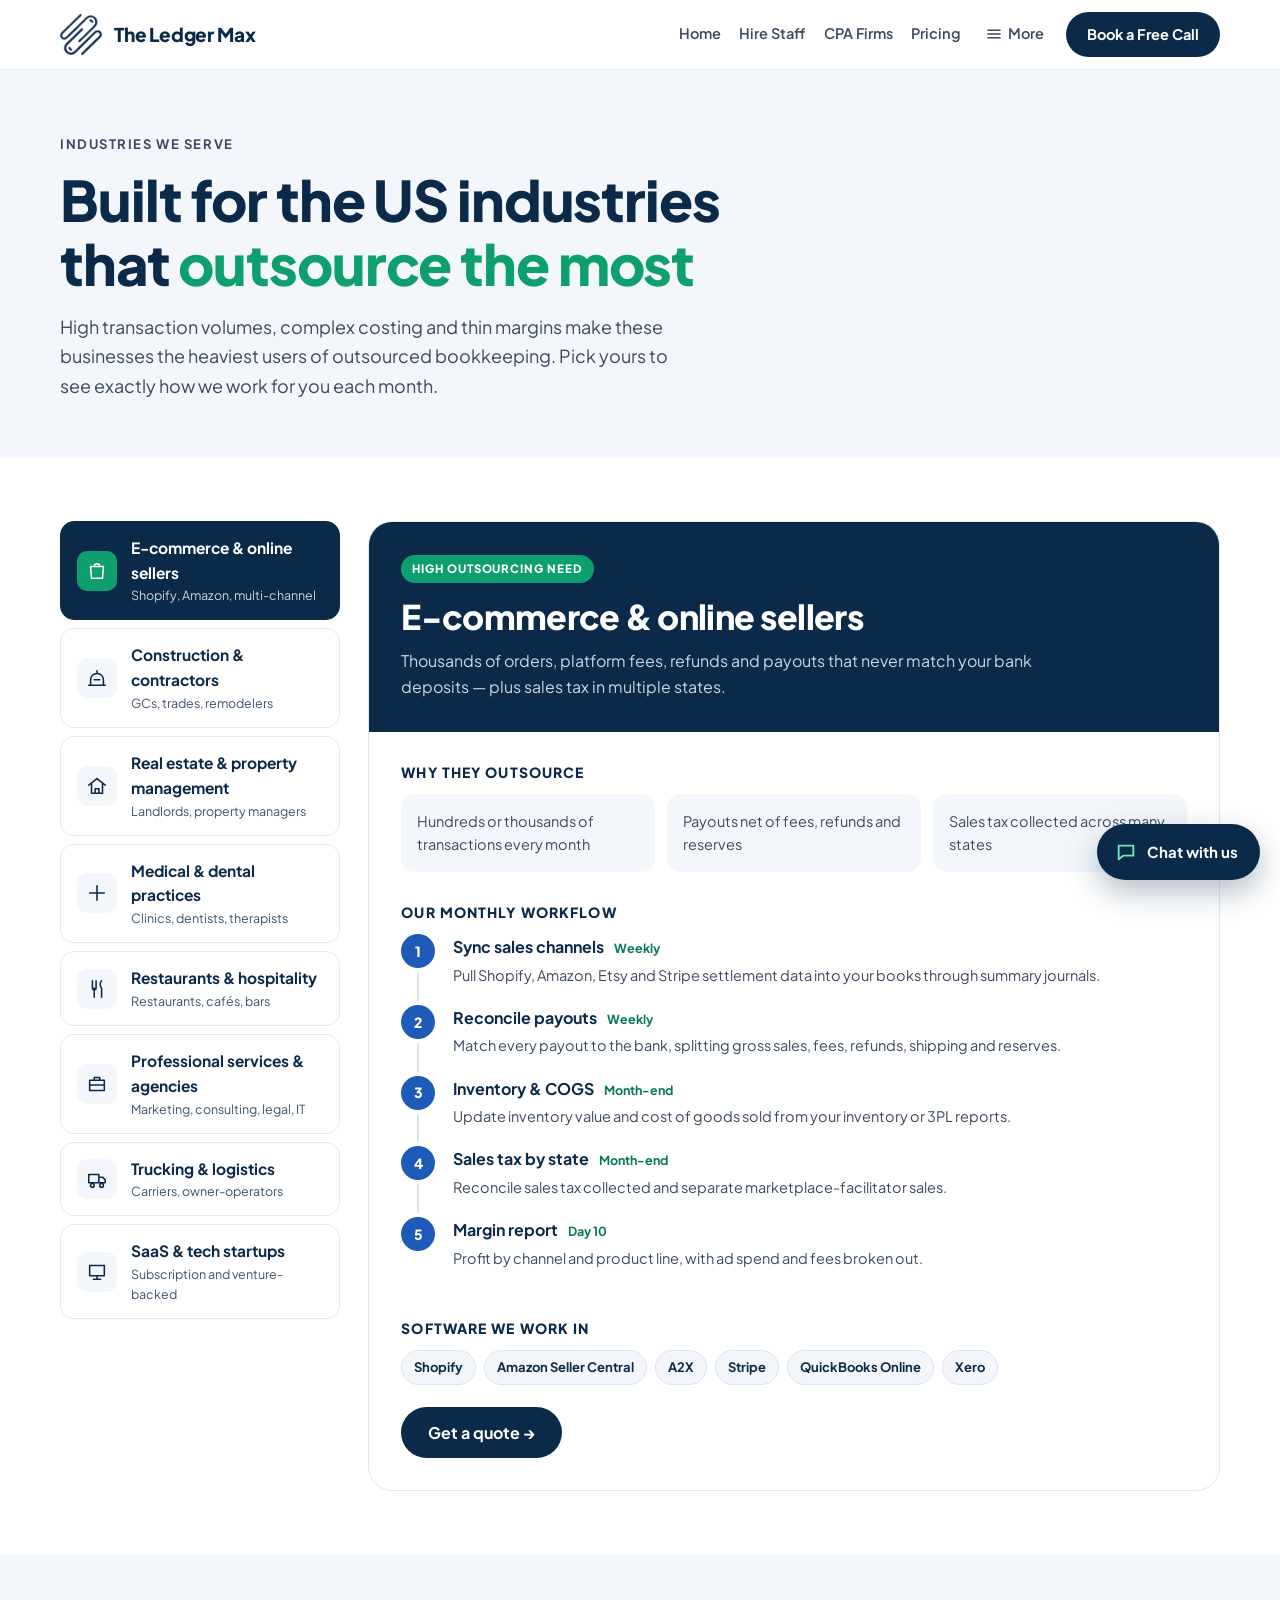
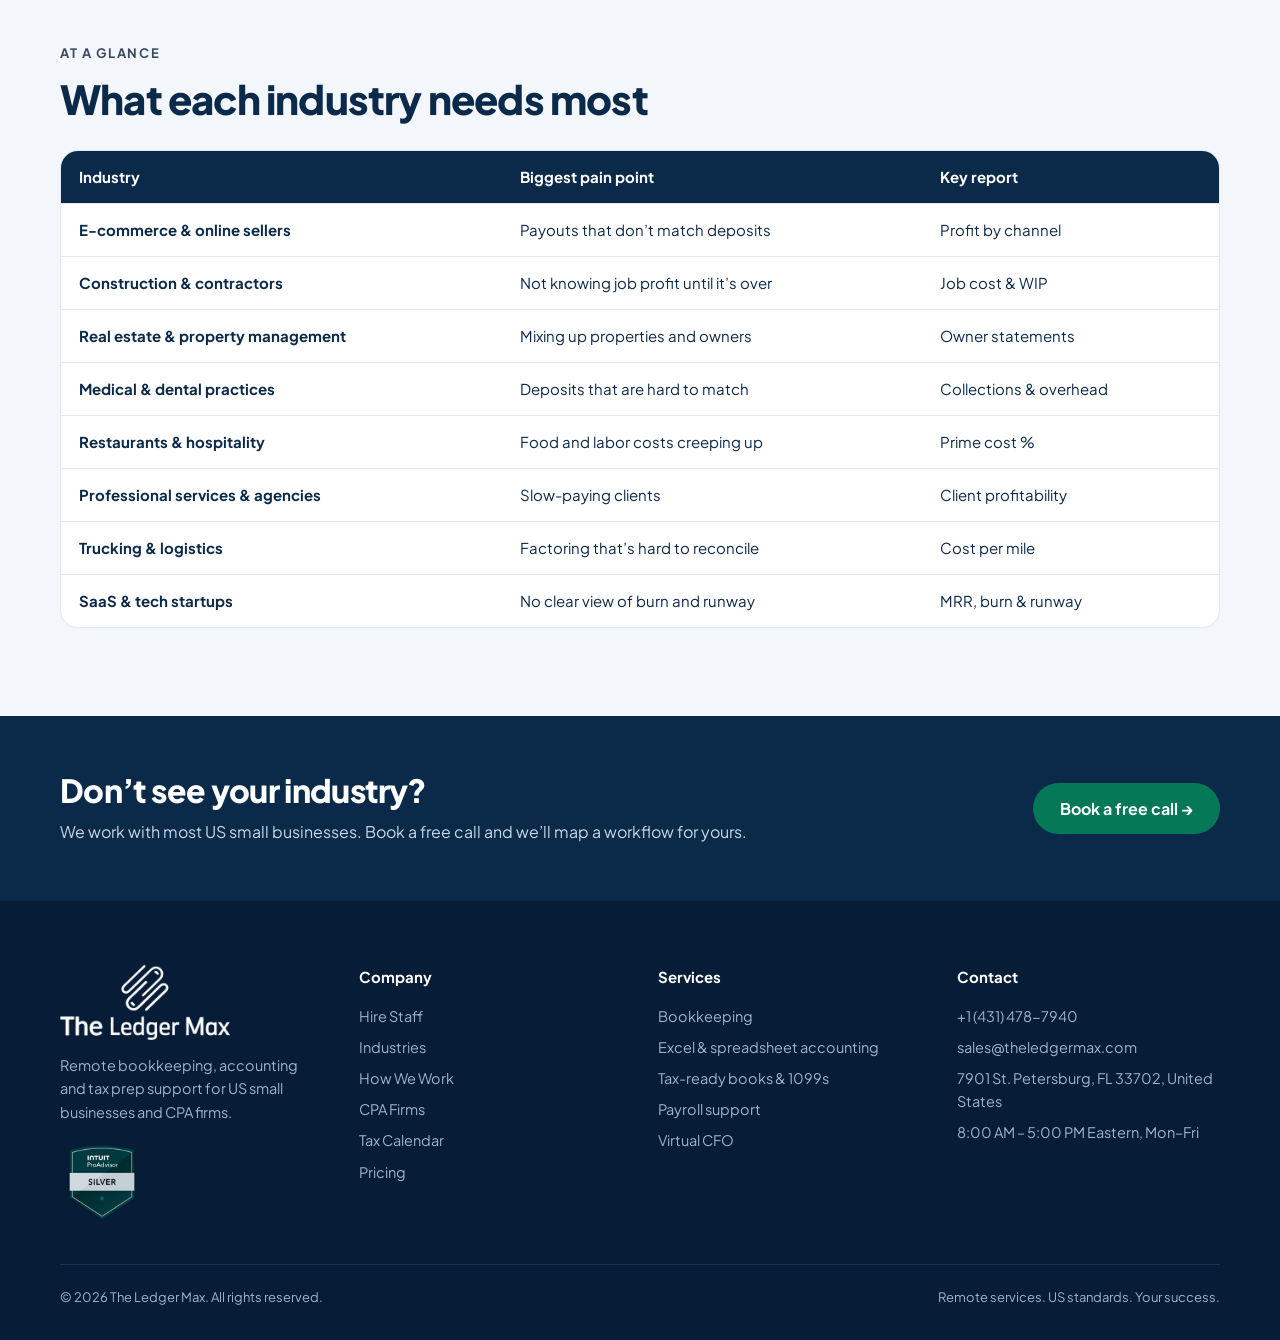
<file: industries.html>
<!doctype html>
<html lang="en">
<head>
<meta charset="utf-8">
<meta name="viewport" content="width=device-width, initial-scale=1, viewport-fit=cover">
<title>Industries We Serve | The Ledger Max</title>
<meta name="description" content="Bookkeeping workflows and plans for e-commerce, construction, real estate, medical, restaurants, professional services, trucking and SaaS businesses in the US.">
<link rel="canonical" href="https://theledgermax.com/industries">
<meta property="og:type" content="website">
<meta property="og:title" content="Industries We Serve | The Ledger Max">
<meta property="og:description" content="Bookkeeping workflows and plans for e-commerce, construction, real estate, medical, restaurants, professional services, trucking and SaaS businesses in the US.">
<meta property="og:url" content="https://theledgermax.com/industries">
<meta property="og:image" content="https://theledgermax.com/assets/img/the-logo-navy.png">
<meta name="theme-color" content="#0B2A4A">
<link rel="icon" type="image/png" href="/assets/img/favicon.png">
<link rel="preconnect" href="https://fonts.googleapis.com">
<link rel="preconnect" href="https://fonts.gstatic.com" crossorigin>
<link href="https://fonts.googleapis.com/css2?family=Plus+Jakarta+Sans:wght@400;500;600;700;800&display=swap" rel="stylesheet">
<link rel="stylesheet" href="/assets/css/styles.css">
<script type="application/ld+json">{"@context":"https://schema.org","@type":"AccountingService","name":"The Ledger Max","url":"https://theledgermax.com","telephone":"+1-431-478-7940","email":"sales@theledgermax.com","areaServed":"US","address":{"@type":"PostalAddress","streetAddress":"7901","addressLocality":"St. Petersburg","addressRegion":"FL","postalCode":"33702","addressCountry":"US"}}</script>
</head>
<body>
<a class="sr-only" href="#main">Skip to content</a>
<header class="site-header">
  <div class="wrap header-inner">
    <a class="brand" href="/" aria-label="The Ledger Max home">
      <img src="/assets/img/icon-navy.png" alt="" width="42" height="41">
      <span><span class="brand-name">The Ledger Max</span><span class="brand-tag">Remote Accounting for US Businesses &amp; CPA Firms</span></span>
    </a>
    <nav class="nav" id="site-nav" aria-label="Main">
        <a href="/">Home</a>
        <a href="/services">Hire Staff</a>
        <a href="/industries" class="nav-sub" aria-current="page">Industries</a>
        <a href="/how-we-work" class="nav-sub">How We Work</a>
        <a href="/us-cpa-firms">CPA Firms</a>
        <a href="/tax-calendar" class="nav-sub">Tax Calendar</a>
        <a href="/pricing">Pricing</a>
        <a href="/contact" class="nav-sub">Contact</a>
<div class="nav-more-wrap">
      <button type="button" class="nav-more-btn" aria-expanded="false" aria-label="More pages">
        <svg width="18" height="18" viewBox="0 0 24 24" fill="none" stroke="currentColor" stroke-width="2.2" stroke-linecap="round" aria-hidden="true"><path d="M4 7h16M4 12h16M4 17h16"/></svg>
        <span>More</span>
      </button>
      <div class="nav-more-drop" hidden>
        <a href="/industries">Industries</a>
        <a href="/how-we-work">How We Work</a>
        <a href="/tax-calendar">Tax Calendar</a>
        <a href="/contact">Contact</a>
      </div>
    </div>
            <a class="btn btn-navy nav-cta" href="/contact#book">Book a Free Call</a>
    </nav>
    <div class="header-cta"><a class="btn btn-navy" href="/contact#book">Book a Free Call</a></div>
    <button class="nav-toggle" type="button" aria-label="Open menu" aria-expanded="false" aria-controls="site-nav">
      <svg class="icon-hamburger" width="22" height="22" viewBox="0 0 24 24" fill="none" stroke="#0B2A4A" stroke-width="2" stroke-linecap="round" aria-hidden="true"><path d="M4 7h16M4 12h16M4 17h16"/></svg>
      <svg class="icon-close" width="22" height="22" viewBox="0 0 24 24" fill="none" stroke="#0B2A4A" stroke-width="2" stroke-linecap="round" aria-hidden="true"><path d="M18 6 6 18M6 6l12 12"/></svg>
    </button>
  </div>
</header>
<main id="main">
<section class="page-hero">
  <div class="wrap">
    <p class="eyebrow">Industries we serve</p>
    <h1>Built for the US industries that <span class="hl">outsource the most</span></h1>
    <p class="lead">High transaction volumes, complex costing and thin margins make these businesses the heaviest users of outsourced bookkeeping. Pick yours to see exactly how we work for you each month.</p>
  </div>
</section>
<section class="section tight">
  <div class="wrap ind-layout">
    <div class="ind-tabs" role="tablist" aria-label="Industry" aria-orientation="vertical">
      <button type="button" role="tab" id="tab-ecom" aria-controls="panel-ecom" data-group="ind" data-value="ecom" aria-selected="true"><span class="ti"><svg viewBox="0 0 24 24" fill="none" stroke-width="1.7" stroke-linecap="round" stroke-linejoin="round" aria-hidden="true"><path d="M5 7h14l-1 13H6zM9 7a3 3 0 0 1 6 0"/></svg></span><span><strong>E-commerce &amp; online sellers</strong><small>Shopify, Amazon, multi-channel</small></span></button>
      <button type="button" role="tab" id="tab-construction" aria-controls="panel-construction" data-group="ind" data-value="construction" aria-selected="false"><span class="ti"><svg viewBox="0 0 24 24" fill="none" stroke-width="1.7" stroke-linecap="round" stroke-linejoin="round" aria-hidden="true"><path d="M3 20h18M5 20v-6a7 7 0 0 1 14 0v6M12 7V4M9 14h6"/></svg></span><span><strong>Construction &amp; contractors</strong><small>GCs, trades, remodelers</small></span></button>
      <button type="button" role="tab" id="tab-realestate" aria-controls="panel-realestate" data-group="ind" data-value="realestate" aria-selected="false"><span class="ti"><svg viewBox="0 0 24 24" fill="none" stroke-width="1.7" stroke-linecap="round" stroke-linejoin="round" aria-hidden="true"><path d="M3 11l9-7 9 7M6 9.5V20h12V9.5M10 20v-5h4v5"/></svg></span><span><strong>Real estate &amp; property management</strong><small>Landlords, property managers</small></span></button>
      <button type="button" role="tab" id="tab-medical" aria-controls="panel-medical" data-group="ind" data-value="medical" aria-selected="false"><span class="ti"><svg viewBox="0 0 24 24" fill="none" stroke-width="1.7" stroke-linecap="round" stroke-linejoin="round" aria-hidden="true"><path d="M12 4v16M4 12h16"/></svg></span><span><strong>Medical &amp; dental practices</strong><small>Clinics, dentists, therapists</small></span></button>
      <button type="button" role="tab" id="tab-restaurants" aria-controls="panel-restaurants" data-group="ind" data-value="restaurants" aria-selected="false"><span class="ti"><svg viewBox="0 0 24 24" fill="none" stroke-width="1.7" stroke-linecap="round" stroke-linejoin="round" aria-hidden="true"><path d="M7 3v8a2 2 0 0 0 4 0V3M9 11v10M17 3c-2 2-2 6 0 8v10"/></svg></span><span><strong>Restaurants &amp; hospitality</strong><small>Restaurants, cafés, bars</small></span></button>
      <button type="button" role="tab" id="tab-services" aria-controls="panel-services" data-group="ind" data-value="services" aria-selected="false"><span class="ti"><svg viewBox="0 0 24 24" fill="none" stroke-width="1.7" stroke-linecap="round" stroke-linejoin="round" aria-hidden="true"><path d="M4 8h16v11H4zM9 8V5h6v3M4 13h16"/></svg></span><span><strong>Professional services &amp; agencies</strong><small>Marketing, consulting, legal, IT</small></span></button>
      <button type="button" role="tab" id="tab-trucking" aria-controls="panel-trucking" data-group="ind" data-value="trucking" aria-selected="false"><span class="ti"><svg viewBox="0 0 24 24" fill="none" stroke-width="1.7" stroke-linecap="round" stroke-linejoin="round" aria-hidden="true"><path d="M3 7h11v9H3zM14 10h4l3 3v3h-7M5 19a2 2 0 1 0 4 0a2 2 0 1 0-4 0M15 19a2 2 0 1 0 4 0a2 2 0 1 0-4 0"/></svg></span><span><strong>Trucking &amp; logistics</strong><small>Carriers, owner-operators</small></span></button>
      <button type="button" role="tab" id="tab-saas" aria-controls="panel-saas" data-group="ind" data-value="saas" aria-selected="false"><span class="ti"><svg viewBox="0 0 24 24" fill="none" stroke-width="1.7" stroke-linecap="round" stroke-linejoin="round" aria-hidden="true"><path d="M4 5h16v11H4zM8 20h8M12 16v4"/></svg></span><span><strong>SaaS &amp; tech startups</strong><small>Subscription and venture-backed</small></span></button>
    </div>
    <div class="ind-panels">
      <article class="ind-panel" id="panel-ecom" role="tabpanel" aria-labelledby="tab-ecom" data-ind="ecom">
        <div class="top"><span class="pill">HIGH OUTSOURCING NEED</span><h2>E-commerce &amp; online sellers</h2><p>Thousands of orders, platform fees, refunds and payouts that never match your bank deposits — plus sales tax in multiple states.</p></div>
        <div class="body">
          <div><h3 class="label">WHY THEY OUTSOURCE</h3><div class="why-grid"><div>Hundreds or thousands of transactions every month</div><div>Payouts net of fees, refunds and reserves</div><div>Sales tax collected across many states</div></div></div>
          <div><h3 class="label">OUR MONTHLY WORKFLOW</h3><ol class="flow"><li><strong>Sync sales channels</strong><span class="when">Weekly</span><p>Pull Shopify, Amazon, Etsy and Stripe settlement data into your books through summary journals.</p></li><li><strong>Reconcile payouts</strong><span class="when">Weekly</span><p>Match every payout to the bank, splitting gross sales, fees, refunds, shipping and reserves.</p></li><li><strong>Inventory &amp; COGS</strong><span class="when">Month-end</span><p>Update inventory value and cost of goods sold from your inventory or 3PL reports.</p></li><li><strong>Sales tax by state</strong><span class="when">Month-end</span><p>Reconcile sales tax collected and separate marketplace-facilitator sales.</p></li><li><strong>Margin report</strong><span class="when">Day 10</span><p>Profit by channel and product line, with ad spend and fees broken out.</p></li></ol></div>
          
          <div><h3 class="label">SOFTWARE WE WORK IN</h3><div class="chips"><span class="chip">Shopify</span><span class="chip">Amazon Seller Central</span><span class="chip">A2X</span><span class="chip">Stripe</span><span class="chip">QuickBooks Online</span><span class="chip">Xero</span></div><a class="btn btn-navy" href="/contact#book" style="margin-top:22px">Get a quote →</a></div>
        </div>
      </article>
      <article class="ind-panel" id="panel-construction" role="tabpanel" aria-labelledby="tab-construction" data-ind="construction" hidden>
        <div class="top"><span class="pill">HIGH OUTSOURCING NEED</span><h2>Construction &amp; contractors</h2><p>Every job is its own mini-business. Without job costing, you don’t know which projects make money until it’s too late.</p></div>
        <div class="body">
          <div><h3 class="label">WHY THEY OUTSOURCE</h3><div class="why-grid"><div>Costs must be tracked job by job</div><div>Progress billing and retainage</div><div>Many subcontractors needing W-9s and 1099s</div></div></div>
          <div><h3 class="label">OUR MONTHLY WORKFLOW</h3><ol class="flow"><li><strong>Code costs to jobs</strong><span class="when">Weekly</span><p>Assign every bill, materials purchase and labor cost to the right job and cost code.</p></li><li><strong>Subcontractor tracking</strong><span class="when">Weekly</span><p>Collect W-9s and certificates of insurance, and track payments for year-end 1099s.</p></li><li><strong>Progress billing</strong><span class="when">Per draw</span><p>Prepare progress invoices and track retainage receivable and payable.</p></li><li><strong>Work-in-progress</strong><span class="when">Month-end</span><p>Compare billings to costs on open jobs to show over- and under-billing.</p></li><li><strong>Job profitability report</strong><span class="when">Day 10</span><p>Estimated vs actual cost and margin for every active job.</p></li></ol></div>
          
          <div><h3 class="label">SOFTWARE WE WORK IN</h3><div class="chips"><span class="chip">QuickBooks Online</span><span class="chip">Buildertrend</span><span class="chip">Procore</span><span class="chip">Gusto</span></div><a class="btn btn-navy" href="/contact#book" style="margin-top:22px">Get a quote →</a></div>
        </div>
      </article>
      <article class="ind-panel" id="panel-realestate" role="tabpanel" aria-labelledby="tab-realestate" data-ind="realestate" hidden>
        <div class="top"><span class="pill">HIGH OUTSOURCING NEED</span><h2>Real estate &amp; property management</h2><p>Many properties, many owners, security deposits and repairs — all of which must be tracked separately and reported cleanly.</p></div>
        <div class="body">
          <div><h3 class="label">WHY THEY OUTSOURCE</h3><div class="why-grid"><div>Separate books for each property or owner</div><div>Rent, deposits and repairs to reconcile</div><div>Owner statements due every month</div></div></div>
          <div><h3 class="label">OUR MONTHLY WORKFLOW</h3><ol class="flow"><li><strong>Record rent &amp; expenses</strong><span class="when">Weekly</span><p>Post rent receipts, repairs and utilities to the right property.</p></li><li><strong>Rent roll reconciliation</strong><span class="when">Month-end</span><p>Match the rent roll to deposits and follow up on late or partial rent.</p></li><li><strong>Deposits &amp; reserves</strong><span class="when">Month-end</span><p>Reconcile security deposits and reserve accounts to the bank.</p></li><li><strong>Owner statements</strong><span class="when">Day 8</span><p>Prepare income and expense statements for each owner or property.</p></li><li><strong>Year-end 1099s</strong><span class="when">January</span><p>Prepare 1099 data for owners and vendors, and a Schedule E summary for your CPA.</p></li></ol></div>
          
          <div><h3 class="label">SOFTWARE WE WORK IN</h3><div class="chips"><span class="chip">AppFolio</span><span class="chip">Buildium</span><span class="chip">QuickBooks Online</span><span class="chip">Stessa</span></div><a class="btn btn-navy" href="/contact#book" style="margin-top:22px">Get a quote →</a></div>
        </div>
      </article>
      <article class="ind-panel" id="panel-medical" role="tabpanel" aria-labelledby="tab-medical" data-ind="medical" hidden>
        <div class="top"><span class="pill">HIGH OUTSOURCING NEED</span><h2>Medical &amp; dental practices</h2><p>Insurance deposits, patient payments and payroll for clinical staff make practice books complex. We work from deposit summaries — no patient records needed.</p></div>
        <div class="body">
          <div><h3 class="label">WHY THEY OUTSOURCE</h3><div class="why-grid"><div>Insurance and patient payments in many batches</div><div>Large payroll share of costs</div><div>Owners want time back for patients</div></div></div>
          <div><h3 class="label">OUR MONTHLY WORKFLOW</h3><ol class="flow"><li><strong>Match deposits</strong><span class="when">Weekly</span><p>Reconcile insurance and patient deposits to your practice management summary reports.</p></li><li><strong>Payroll support</strong><span class="when">Each pay run</span><p>Process payroll in Gusto or ADP and post provider and staff payroll to the books.</p></li><li><strong>Supplies &amp; lab costs</strong><span class="when">Month-end</span><p>Record and categorize supplies, lab fees and equipment payments.</p></li><li><strong>Practice KPIs</strong><span class="when">Day 10</span><p>Collections, overhead percentage and provider production summary.</p></li></ol></div>
          
          <div><h3 class="label">SOFTWARE WE WORK IN</h3><div class="chips"><span class="chip">QuickBooks Online</span><span class="chip">Gusto</span><span class="chip">ADP</span><span class="chip">Practice software exports</span></div><a class="btn btn-navy" href="/contact#book" style="margin-top:22px">Get a quote →</a></div>
        </div>
      </article>
      <article class="ind-panel" id="panel-restaurants" role="tabpanel" aria-labelledby="tab-restaurants" data-ind="restaurants" hidden>
        <div class="top"><span class="pill">HIGH OUTSOURCING NEED</span><h2>Restaurants &amp; hospitality</h2><p>Daily sales, tips, food costs and constant vendor invoices — on margins where a few points decide everything.</p></div>
        <div class="body">
          <div><h3 class="label">WHY THEY OUTSOURCE</h3><div class="why-grid"><div>Daily point-of-sale batches</div><div>Tips and hourly payroll</div><div>Food and labor cost percentages matter every week</div></div></div>
          <div><h3 class="label">OUR MONTHLY WORKFLOW</h3><ol class="flow"><li><strong>Post POS sales</strong><span class="when">Daily / weekly</span><p>Record daily sales, card batches, tips and sales tax from your POS.</p></li><li><strong>Vendor bills</strong><span class="when">Weekly</span><p>Enter food, beverage and supply invoices and schedule payments.</p></li><li><strong>Payroll &amp; tips</strong><span class="when">Each pay run</span><p>Post payroll and tip allocations from your payroll provider.</p></li><li><strong>Prime cost report</strong><span class="when">Day 10</span><p>Food, beverage and labor cost as a percentage of sales.</p></li></ol></div>
          
          <div><h3 class="label">SOFTWARE WE WORK IN</h3><div class="chips"><span class="chip">Toast</span><span class="chip">Square</span><span class="chip">QuickBooks Online</span><span class="chip">7shifts</span></div><a class="btn btn-navy" href="/contact#book" style="margin-top:22px">Get a quote →</a></div>
        </div>
      </article>
      <article class="ind-panel" id="panel-services" role="tabpanel" aria-labelledby="tab-services" data-ind="services" hidden>
        <div class="top"><span class="pill">HIGH OUTSOURCING NEED</span><h2>Professional services &amp; agencies</h2><p>Projects, retainers and contractors. You need to know which clients and projects are actually profitable.</p></div>
        <div class="body">
          <div><h3 class="label">WHY THEY OUTSOURCE</h3><div class="why-grid"><div>Billing from time or retainers</div><div>Contractors who need 1099s</div><div>Profit varies widely by client</div></div></div>
          <div><h3 class="label">OUR MONTHLY WORKFLOW</h3><ol class="flow"><li><strong>Invoice from time</strong><span class="when">Weekly</span><p>Turn approved timesheets or retainers into invoices and track payments.</p></li><li><strong>Chase receivables</strong><span class="when">Weekly</span><p>Send reminders for overdue invoices and update the aging report.</p></li><li><strong>Contractor costs</strong><span class="when">Month-end</span><p>Record contractor payments and keep W-9s current for 1099s.</p></li><li><strong>Client profitability</strong><span class="when">Day 10</span><p>Revenue, direct cost and margin by client or project.</p></li></ol></div>
          
          <div><h3 class="label">SOFTWARE WE WORK IN</h3><div class="chips"><span class="chip">QuickBooks Online</span><span class="chip">Harvest</span><span class="chip">HubSpot</span><span class="chip">Bill.com</span></div><a class="btn btn-navy" href="/contact#book" style="margin-top:22px">Get a quote →</a></div>
        </div>
      </article>
      <article class="ind-panel" id="panel-trucking" role="tabpanel" aria-labelledby="tab-trucking" data-ind="trucking" hidden>
        <div class="top"><span class="pill">HIGH OUTSOURCING NEED</span><h2>Trucking &amp; logistics</h2><p>Fuel, maintenance, factoring and driver pay add up fast. Profit lives in the per-truck and per-load numbers.</p></div>
        <div class="body">
          <div><h3 class="label">WHY THEY OUTSOURCE</h3><div class="why-grid"><div>Fuel and maintenance by truck</div><div>Factoring advances and fees</div><div>Owner-operators needing 1099s</div></div></div>
          <div><h3 class="label">OUR MONTHLY WORKFLOW</h3><ol class="flow"><li><strong>Record loads &amp; factoring</strong><span class="when">Weekly</span><p>Post load revenue and reconcile factoring advances, reserves and fees.</p></li><li><strong>Fuel &amp; maintenance</strong><span class="when">Weekly</span><p>Code fuel card and repair costs to each truck.</p></li><li><strong>Driver pay</strong><span class="when">Each settlement</span><p>Record driver and owner-operator settlements and deductions.</p></li><li><strong>IFTA data prep</strong><span class="when">Quarterly</span><p>Summarize miles and fuel by state for your IFTA filer.</p></li><li><strong>Cost per mile</strong><span class="when">Day 10</span><p>Revenue and cost per mile, by truck.</p></li></ol></div>
          
          <div><h3 class="label">SOFTWARE WE WORK IN</h3><div class="chips"><span class="chip">QuickBooks Online</span><span class="chip">Fuel card exports</span><span class="chip">TMS exports</span></div><a class="btn btn-navy" href="/contact#book" style="margin-top:22px">Get a quote →</a></div>
        </div>
      </article>
      <article class="ind-panel" id="panel-saas" role="tabpanel" aria-labelledby="tab-saas" data-ind="saas" hidden>
        <div class="top"><span class="pill">HIGH OUTSOURCING NEED</span><h2>SaaS &amp; tech startups</h2><p>Subscriptions, deferred revenue and burn rate. Investors and lenders expect clean monthly reporting.</p></div>
        <div class="body">
          <div><h3 class="label">WHY THEY OUTSOURCE</h3><div class="why-grid"><div>Stripe revenue with refunds and upgrades</div><div>Deferred revenue for annual plans</div><div>Monthly investor updates</div></div></div>
          <div><h3 class="label">OUR MONTHLY WORKFLOW</h3><ol class="flow"><li><strong>Stripe reconciliation</strong><span class="when">Weekly</span><p>Match Stripe charges, refunds and fees to bank payouts.</p></li><li><strong>Revenue schedule</strong><span class="when">Month-end</span><p>Recognize annual plans monthly and track deferred revenue.</p></li><li><strong>Spend &amp; cards</strong><span class="when">Month-end</span><p>Categorize Brex or Ramp spend by department.</p></li><li><strong>Metrics pack</strong><span class="when">Day 10</span><p>MRR, burn, runway and a P&amp;L ready for your investor update.</p></li></ol></div>
          
          <div><h3 class="label">SOFTWARE WE WORK IN</h3><div class="chips"><span class="chip">Stripe</span><span class="chip">QuickBooks Online</span><span class="chip">Xero</span><span class="chip">Brex</span><span class="chip">Ramp</span></div><a class="btn btn-navy" href="/contact#book" style="margin-top:22px">Get a quote →</a></div>
        </div>
      </article>
    </div>
  </div>
</section>
<section class="section tint">
  <div class="wrap">
    <p class="eyebrow">At a glance</p><h2 style="margin-bottom:28px">What each industry needs most</h2>
    <div class="table-wrap"><table><thead><tr><th scope="col">Industry</th><th scope="col">Biggest pain point</th><th scope="col">Key report</th></tr></thead><tbody><tr><td><strong>E-commerce &amp; online sellers</strong></td><td>Payouts that don’t match deposits</td><td>Profit by channel</td></tr><tr><td><strong>Construction &amp; contractors</strong></td><td>Not knowing job profit until it’s over</td><td>Job cost &amp; WIP</td></tr><tr><td><strong>Real estate &amp; property management</strong></td><td>Mixing up properties and owners</td><td>Owner statements</td></tr><tr><td><strong>Medical &amp; dental practices</strong></td><td>Deposits that are hard to match</td><td>Collections &amp; overhead</td></tr><tr><td><strong>Restaurants &amp; hospitality</strong></td><td>Food and labor costs creeping up</td><td>Prime cost %</td></tr><tr><td><strong>Professional services &amp; agencies</strong></td><td>Slow-paying clients</td><td>Client profitability</td></tr><tr><td><strong>Trucking &amp; logistics</strong></td><td>Factoring that’s hard to reconcile</td><td>Cost per mile</td></tr><tr><td><strong>SaaS &amp; tech startups</strong></td><td>No clear view of burn and runway</td><td>MRR, burn &amp; runway</td></tr></tbody></table></div>
  </div>
</section>
<section class="cta-band">
  <div class="wrap inner">
    <div><h2>Don’t see your industry?</h2><p>We work with most US small businesses. Book a free call and we’ll map a workflow for yours.</p></div>
    <a class="btn btn-green" href="/contact#book">Book a free call →</a>
  </div>
</section>
</main>
<footer class="site-footer">
  <div class="wrap">
    <div class="footer-grid">
      <div>
        <img class="footer-logo" src="/assets/img/the-logo-white.png" alt="The Ledger Max" width="170" height="76">
        <p>Remote bookkeeping, accounting and tax prep support for US small businesses and CPA firms.</p>
        <img src="/assets/img/proadvisor-silver.png" alt="Intuit QuickBooks ProAdvisor Silver badge" width="84" height="84" style="margin-top:16px">
      </div>
      <div>
        <h4>Company</h4><a href="/services">Hire Staff</a><a href="/industries" class="nav-sub">Industries</a><a href="/how-we-work" class="nav-sub">How We Work</a><a href="/us-cpa-firms">CPA Firms</a><a href="/tax-calendar" class="nav-sub">Tax Calendar</a><a href="/pricing">Pricing</a>
      </div>
      <div>
        <h4>Services</h4>
        <a href="/services">Bookkeeping</a><a href="/services">Excel &amp; spreadsheet accounting</a><a href="/services">Tax-ready books &amp; 1099s</a><a href="/services">Payroll support</a><a href="/services">Virtual CFO</a>
      </div>
      <div>
        <h4>Contact</h4>
        <a href="tel:+14314787940">+1 (431) 478-7940</a>
        <a href="mailto:sales@theledgermax.com">sales@theledgermax.com</a>
        <p style="padding:4px 0">7901 St. Petersburg, FL 33702, United States</p>
        <p style="padding:4px 0">8:00 AM – 5:00 PM Eastern, Mon–Fri</p>
      </div>
    </div>
    <div class="footer-bottom">
      <span>© <span data-year>2026</span> The Ledger Max. All rights reserved.</span>
      <span>Remote services. US standards. Your success.</span>
    </div>
  </div>
</footer>
<script src="/assets/js/config.js"></script>
<script src="/assets/js/site.js" defer></script>
</body>
</html>
</file>
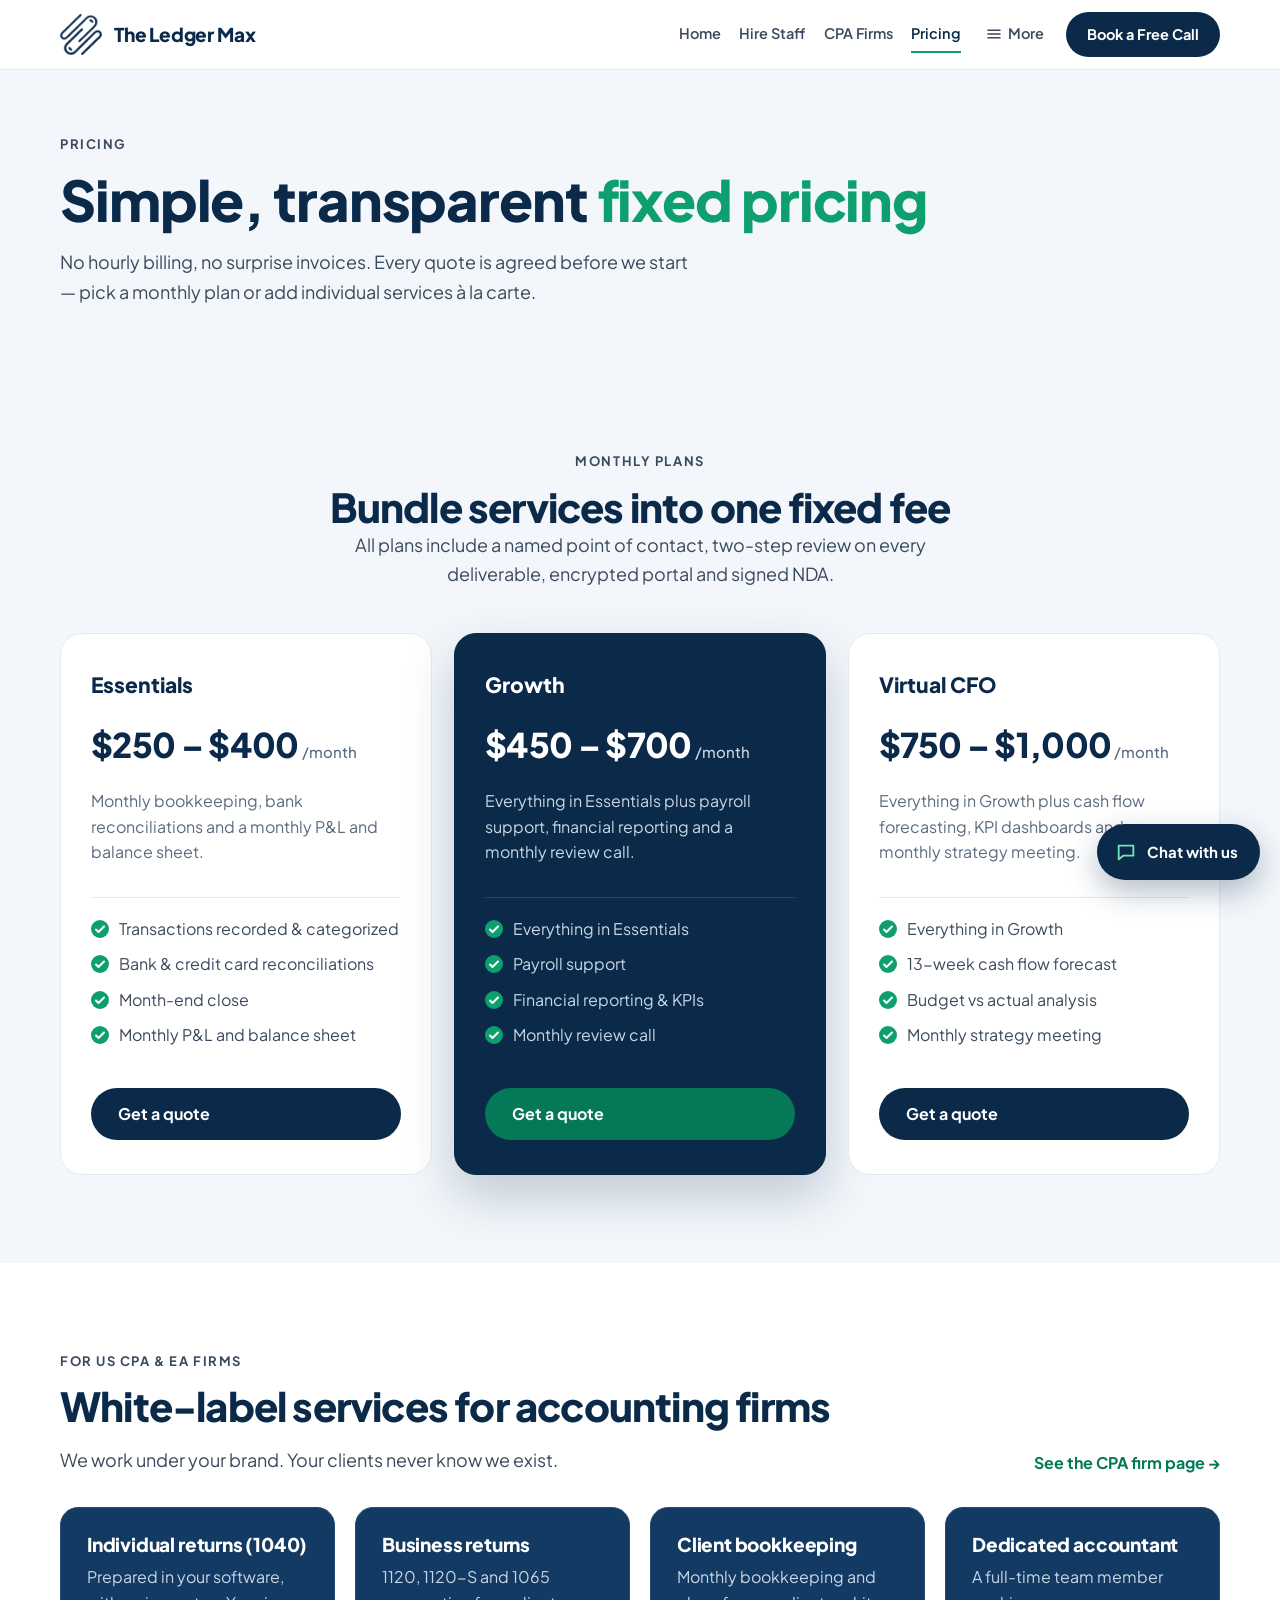
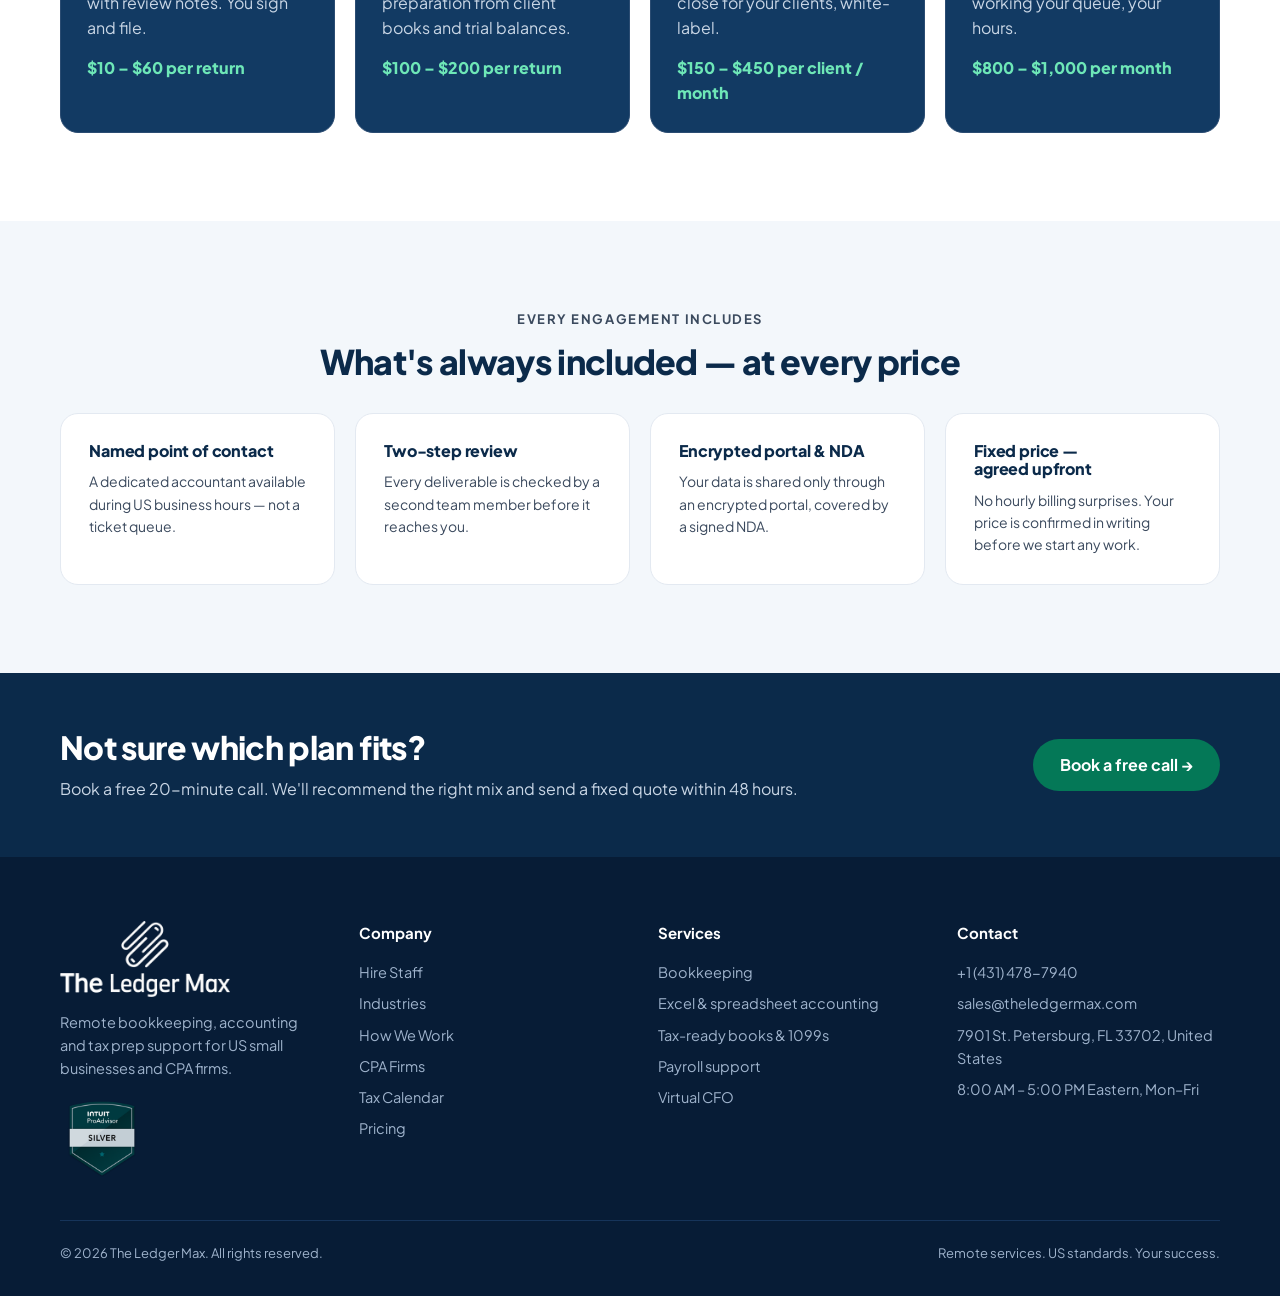
<file: pricing.html>
<!doctype html>
<html lang="en">
<head>
<meta charset="utf-8">
<meta name="viewport" content="width=device-width, initial-scale=1, viewport-fit=cover">
<title>Pricing | The Ledger Max</title>
<meta name="description" content="Simple, fixed monthly pricing for bookkeeping, reporting, payroll, tax support and Virtual CFO services. Three standard plans for US small businesses and CPA firms.">
<link rel="canonical" href="https://theledgermax.com/pricing">
<meta property="og:type" content="website">
<meta property="og:title" content="Pricing | The Ledger Max">
<meta property="og:description" content="Simple, fixed monthly pricing for bookkeeping, reporting, payroll, tax support and Virtual CFO services. Three standard plans for US small businesses and CPA firms.">
<meta property="og:url" content="https://theledgermax.com/pricing">
<meta property="og:image" content="https://theledgermax.com/assets/img/the-logo-navy.png">
<meta name="theme-color" content="#0B2A4A">
<link rel="icon" type="image/png" href="/assets/img/favicon.png">
<link rel="preconnect" href="https://fonts.googleapis.com">
<link rel="preconnect" href="https://fonts.gstatic.com" crossorigin>
<link href="https://fonts.googleapis.com/css2?family=Plus+Jakarta+Sans:wght@400;500;600;700;800&display=swap" rel="stylesheet">
<link rel="stylesheet" href="/assets/css/styles.css">
<script type="application/ld+json">{"@context":"https://schema.org","@type":"AccountingService","name":"The Ledger Max","url":"https://theledgermax.com","telephone":"+1-431-478-7940","email":"sales@theledgermax.com","areaServed":"US","address":{"@type":"PostalAddress","streetAddress":"7901","addressLocality":"St. Petersburg","addressRegion":"FL","postalCode":"33702","addressCountry":"US"}}</script>
</head>
<body>
<a class="sr-only" href="#main">Skip to content</a>
<header class="site-header">
  <div class="wrap header-inner">
    <a class="brand" href="/" aria-label="The Ledger Max home">
      <img src="/assets/img/icon-navy.png" alt="" width="42" height="41">
      <span><span class="brand-name">The Ledger Max</span><span class="brand-tag">Remote Accounting for US Businesses &amp; CPA Firms</span></span>
    </a>
    <nav class="nav" id="site-nav" aria-label="Main">
        <a href="/">Home</a>
        <a href="/services">Hire Staff</a>
        <a href="/industries" class="nav-sub">Industries</a>
        <a href="/how-we-work" class="nav-sub">How We Work</a>
        <a href="/us-cpa-firms">CPA Firms</a>
        <a href="/tax-calendar" class="nav-sub">Tax Calendar</a>
        <a href="/pricing" aria-current="page">Pricing</a>
        <a href="/contact" class="nav-sub">Contact</a>
<div class="nav-more-wrap">
      <button type="button" class="nav-more-btn" aria-expanded="false" aria-label="More pages">
        <svg width="18" height="18" viewBox="0 0 24 24" fill="none" stroke="currentColor" stroke-width="2.2" stroke-linecap="round" aria-hidden="true"><path d="M4 7h16M4 12h16M4 17h16"/></svg>
        <span>More</span>
      </button>
      <div class="nav-more-drop" hidden>
        <a href="/industries">Industries</a>
        <a href="/how-we-work">How We Work</a>
        <a href="/tax-calendar">Tax Calendar</a>
        <a href="/contact">Contact</a>
      </div>
    </div>
            <a class="btn btn-navy nav-cta" href="/contact#book">Book a Free Call</a>
    </nav>
    <div class="header-cta"><a class="btn btn-navy" href="/contact#book">Book a Free Call</a></div>
    <button class="nav-toggle" type="button" aria-label="Open menu" aria-expanded="false" aria-controls="site-nav">
      <svg class="icon-hamburger" width="22" height="22" viewBox="0 0 24 24" fill="none" stroke="#0B2A4A" stroke-width="2" stroke-linecap="round" aria-hidden="true"><path d="M4 7h16M4 12h16M4 17h16"/></svg>
      <svg class="icon-close" width="22" height="22" viewBox="0 0 24 24" fill="none" stroke="#0B2A4A" stroke-width="2" stroke-linecap="round" aria-hidden="true"><path d="M18 6 6 18M6 6l12 12"/></svg>
    </button>
  </div>
</header>
<main id="main">

<section class="page-hero">
  <div class="wrap">
    <p class="eyebrow">Pricing</p>
    <h1>Simple, transparent <span class="hl">fixed pricing</span></h1>
    <p class="lead">No hourly billing, no surprise invoices. Every quote is agreed before we start — pick a monthly plan or add individual services à la carte.</p>
  </div>
</section>

<section class="section tint">
  <div class="wrap">
    <div class="center section-head"><p class="eyebrow">Monthly plans</p><h2>Bundle services into one fixed fee</h2><p class="lead" style="max-width:600px;margin:0 auto">All plans include a named point of contact, two-step review on every deliverable, encrypted portal and signed NDA.</p></div>
    <div class="grid-3" style="margin-top:40px">
      <div class="plan">
        <span class="name">Essentials</span>
        <div><span class="price">$250 – $400</span> <span class="per">/month</span></div>
        <p class="muted">Monthly bookkeeping, bank reconciliations and a monthly P&amp;L and balance sheet.</p>
        <ul class="check" style="margin-top:16px">
          <li>Transactions recorded &amp; categorized</li>
          <li>Bank &amp; credit card reconciliations</li>
          <li>Month-end close</li>
          <li>Monthly P&amp;L and balance sheet</li>
        </ul>
        <a class="btn btn-navy" href="/contact#book" style="margin-top:24px;display:inline-block">Get a quote</a>
      </div>
      <div class="plan featured">
        <span class="name">Growth</span>
        <div><span class="price">$450 – $700</span> <span class="per">/month</span></div>
        <p style="color:#C9D6E5">Everything in Essentials plus payroll support, financial reporting and a monthly review call.</p>
        <ul class="check" style="margin-top:16px">
          <li>Everything in Essentials</li>
          <li>Payroll support</li>
          <li>Financial reporting &amp; KPIs</li>
          <li>Monthly review call</li>
        </ul>
        <a class="btn btn-green" href="/contact#book" style="margin-top:24px;display:inline-block">Get a quote</a>
      </div>
      <div class="plan">
        <span class="name">Virtual CFO</span>
        <div><span class="price">$750 – $1,000</span> <span class="per">/month</span></div>
        <p class="muted">Everything in Growth plus cash flow forecasting, KPI dashboards and a monthly strategy meeting.</p>
        <ul class="check" style="margin-top:16px">
          <li>Everything in Growth</li>
          <li>13-week cash flow forecast</li>
          <li>Budget vs actual analysis</li>
          <li>Monthly strategy meeting</li>
        </ul>
        <a class="btn btn-navy" href="/contact#book" style="margin-top:24px;display:inline-block">Get a quote</a>
      </div>
    </div>
  </div>
</section>

<section class="section">
  <div class="wrap">
    <div class="head-row" style="margin-bottom:32px"><div><p class="eyebrow">For US CPA &amp; EA firms</p><h2>White-label services for accounting firms</h2><p class="lead">We work under your brand. Your clients never know we exist.</p></div><a class="text-link" href="/us-cpa-firms">See the CPA firm page →</a></div>
    <div class="grid">
      <div class="dark-card"><h3>Individual returns (1040)</h3><p>Prepared in your software, with review notes. You sign and file.</p><p style="color:#6EE7B7;font-weight:800;margin-top:14px">$10 – $60 per return</p></div>
      <div class="dark-card"><h3>Business returns</h3><p>1120, 1120-S and 1065 preparation from client books and trial balances.</p><p style="color:#6EE7B7;font-weight:800;margin-top:14px">$100 – $200 per return</p></div>
      <div class="dark-card"><h3>Client bookkeeping</h3><p>Monthly bookkeeping and close for your clients, white-label.</p><p style="color:#6EE7B7;font-weight:800;margin-top:14px">$150 – $450 per client / month</p></div>
      <div class="dark-card"><h3>Dedicated accountant</h3><p>A full-time team member working your queue, your hours.</p><p style="color:#6EE7B7;font-weight:800;margin-top:14px">$800 – $1,000 per month</p></div>
    </div>
  </div>
</section>

<section class="section tint">
  <div class="wrap center">
    <p class="eyebrow">Every engagement includes</p>
    <h2 style="font-size:clamp(24px,3vw,34px)">What's always included — at every price</h2>
    <div class="grid" style="margin-top:32px;text-align:left">
      <div class="card"><h3 style="font-size:16px;margin-bottom:10px">Named point of contact</h3><p class="small muted">A dedicated accountant available during US business hours — not a ticket queue.</p></div>
      <div class="card"><h3 style="font-size:16px;margin-bottom:10px">Two-step review</h3><p class="small muted">Every deliverable is checked by a second team member before it reaches you.</p></div>
      <div class="card"><h3 style="font-size:16px;margin-bottom:10px">Encrypted portal &amp; NDA</h3><p class="small muted">Your data is shared only through an encrypted portal, covered by a signed NDA.</p></div>
      <div class="card"><h3 style="font-size:16px;margin-bottom:10px">Fixed price — agreed upfront</h3><p class="small muted">No hourly billing surprises. Your price is confirmed in writing before we start any work.</p></div>
    </div>
  </div>
</section>

<section class="cta-band">
  <div class="wrap inner">
    <div><h2>Not sure which plan fits?</h2><p>Book a free 20-minute call. We'll recommend the right mix and send a fixed quote within 48 hours.</p></div>
    <a class="btn btn-green" href="/contact#book">Book a free call →</a>
  </div>
</section>

</main>
<footer class="site-footer">
  <div class="wrap">
    <div class="footer-grid">
      <div>
        <img class="footer-logo" src="/assets/img/the-logo-white.png" alt="The Ledger Max" width="170" height="76">
        <p>Remote bookkeeping, accounting and tax prep support for US small businesses and CPA firms.</p>
        <img src="/assets/img/proadvisor-silver.png" alt="Intuit QuickBooks ProAdvisor Silver badge" width="84" height="84" style="margin-top:16px">
      </div>
      <div>
        <h4>Company</h4><a href="/services">Hire Staff</a><a href="/industries" class="nav-sub">Industries</a><a href="/how-we-work" class="nav-sub">How We Work</a><a href="/us-cpa-firms">CPA Firms</a><a href="/tax-calendar" class="nav-sub">Tax Calendar</a><a href="/pricing">Pricing</a>
      </div>
      <div>
        <h4>Services</h4>
        <a href="/services">Bookkeeping</a><a href="/services">Excel &amp; spreadsheet accounting</a><a href="/services">Tax-ready books &amp; 1099s</a><a href="/services">Payroll support</a><a href="/services">Virtual CFO</a>
      </div>
      <div>
        <h4>Contact</h4>
        <a href="tel:+14314787940">+1 (431) 478-7940</a>
        <a href="mailto:sales@theledgermax.com">sales@theledgermax.com</a>
        <p style="padding:4px 0">7901 St. Petersburg, FL 33702, United States</p>
        <p style="padding:4px 0">8:00 AM – 5:00 PM Eastern, Mon–Fri</p>
      </div>
    </div>
    <div class="footer-bottom">
      <span>© <span data-year>2026</span> The Ledger Max. All rights reserved.</span>
      <span>Remote services. US standards. Your success.</span>
    </div>
  </div>
</footer>
<script src="/assets/js/config.js"></script>
<script src="/assets/js/site.js" defer></script>
</body>
</html>
</file>
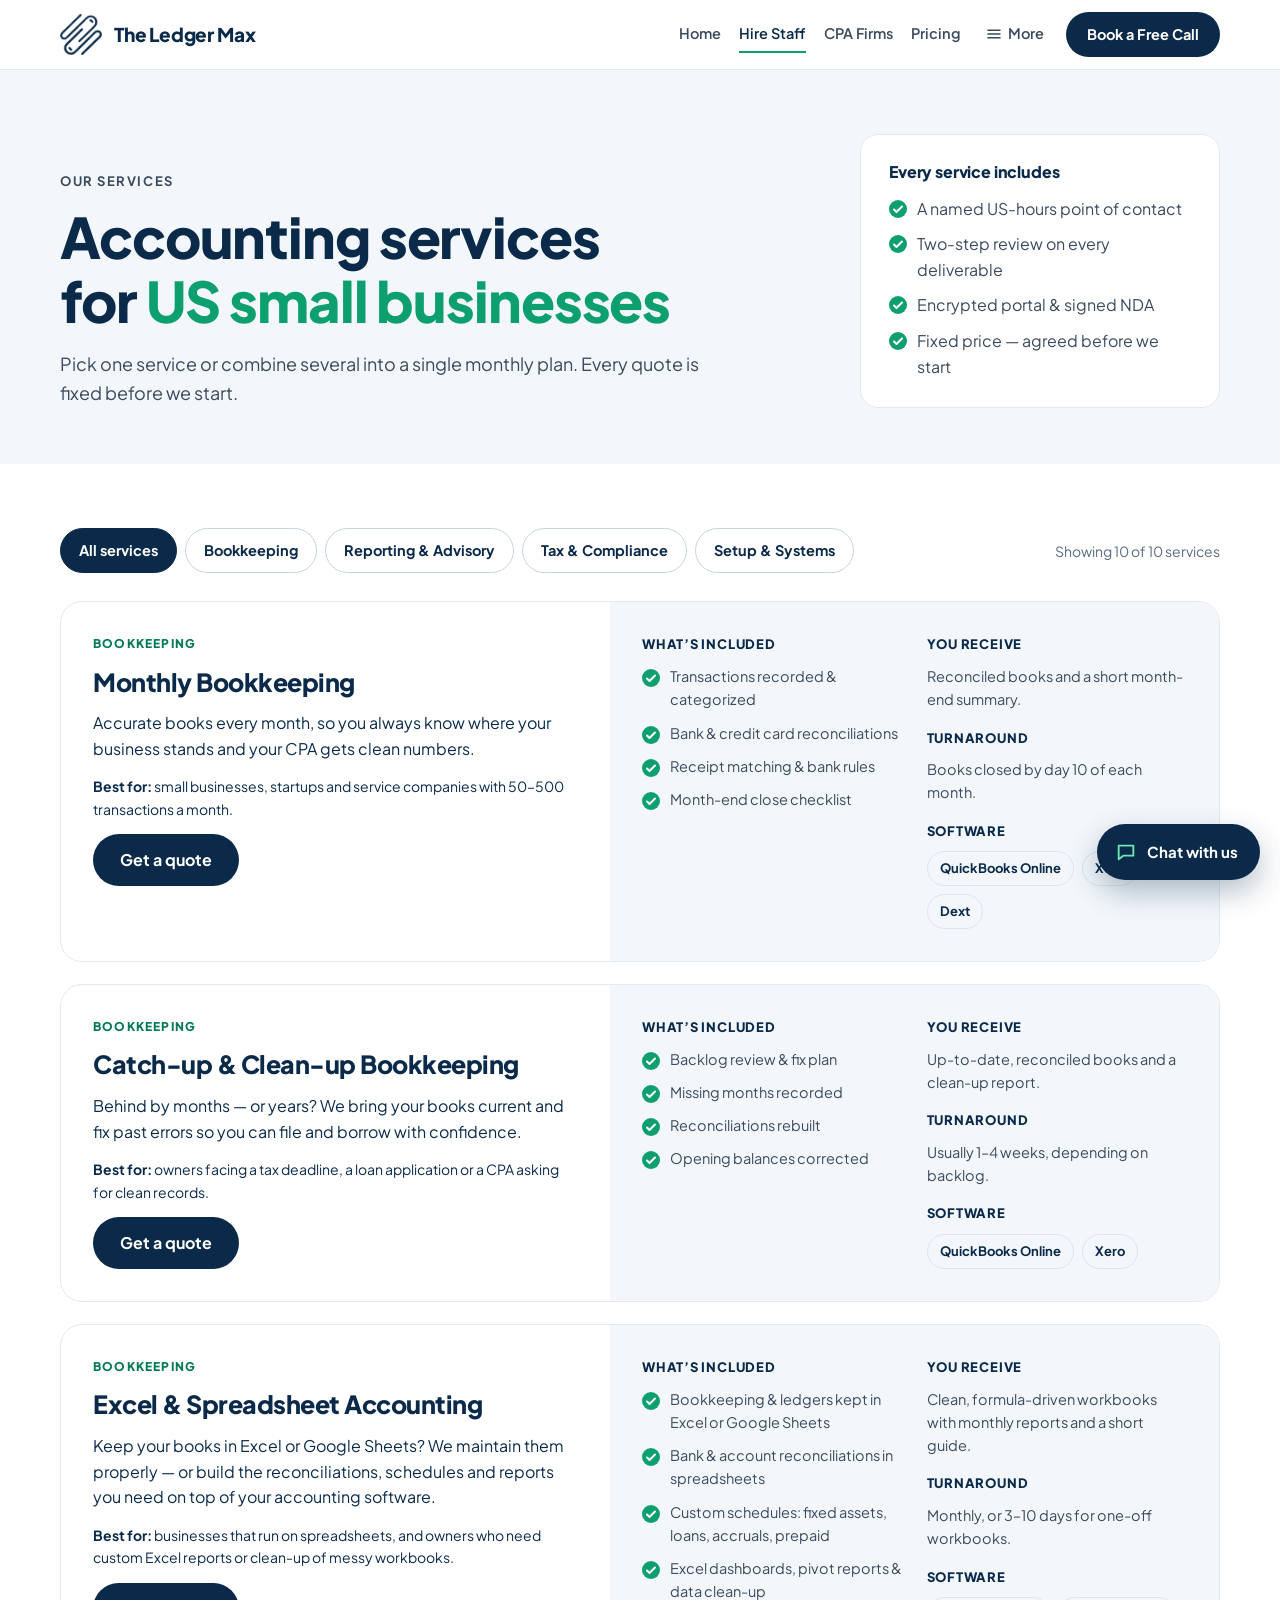
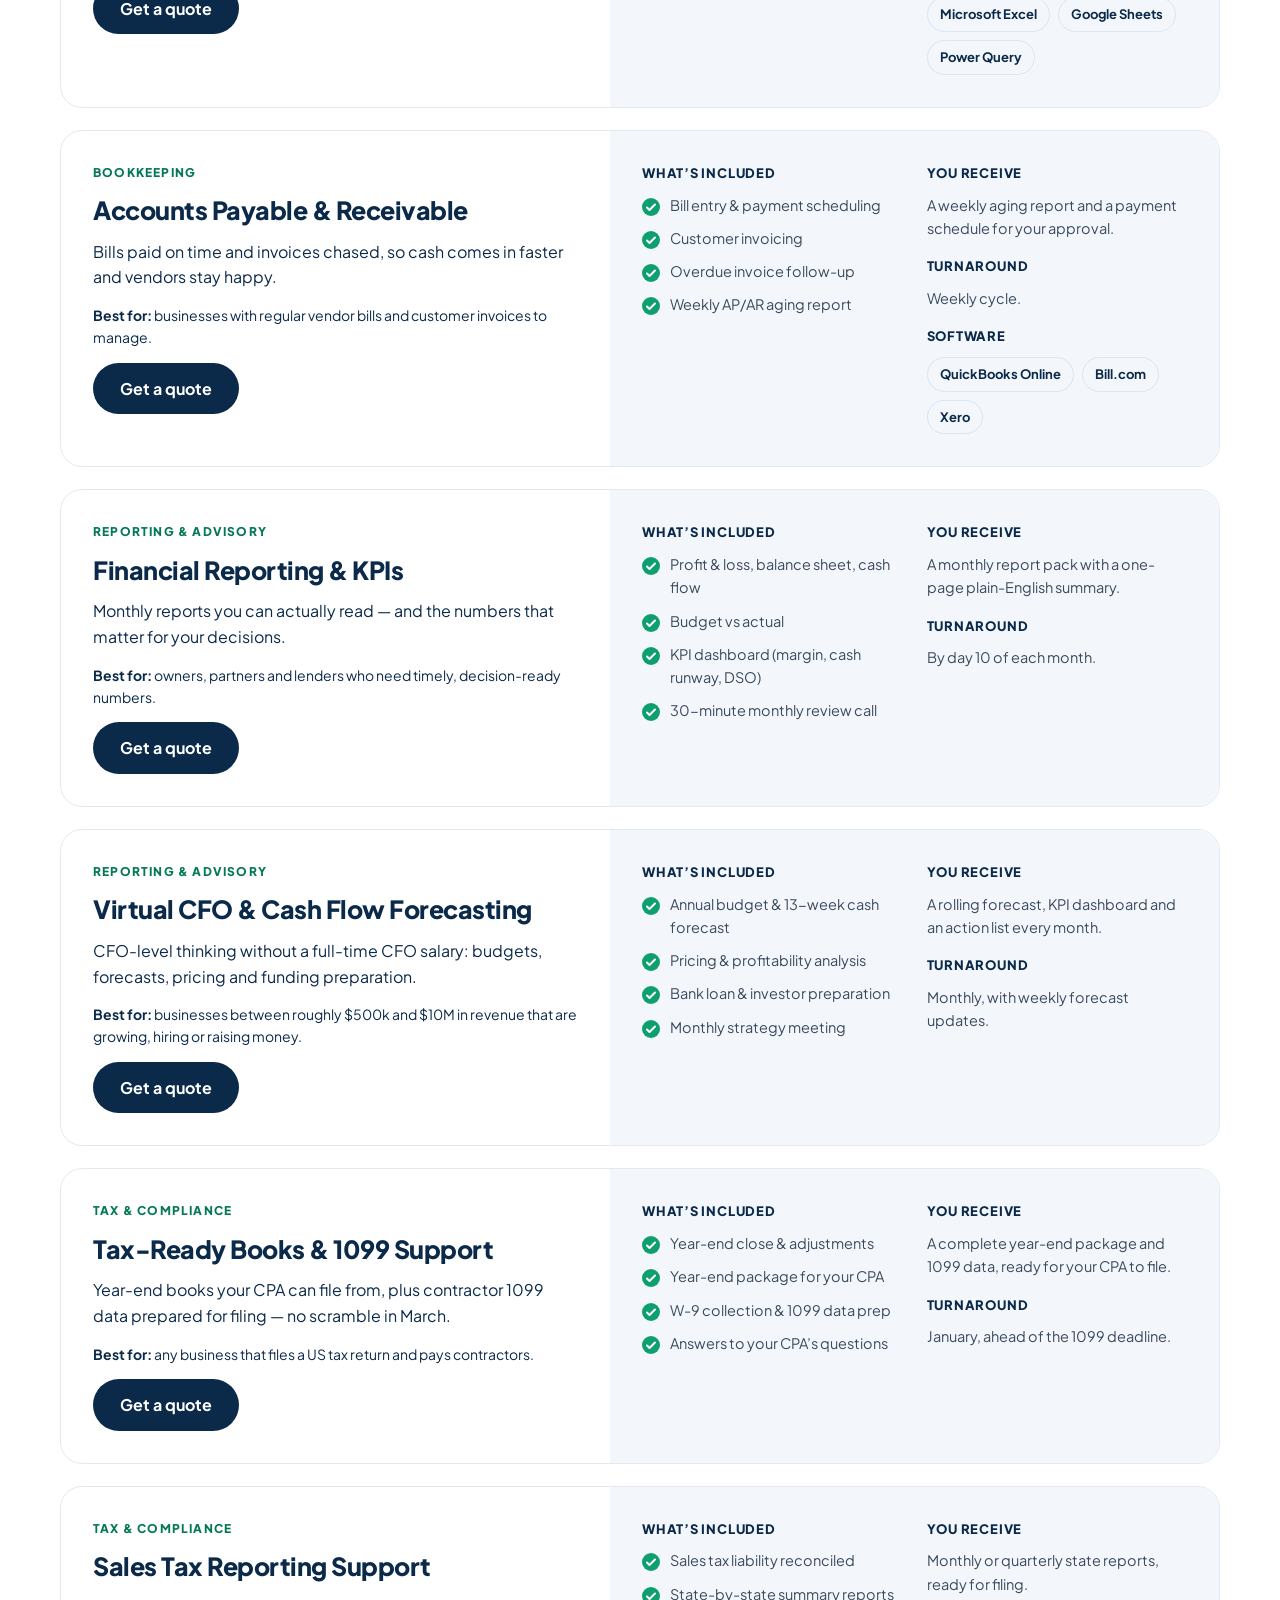
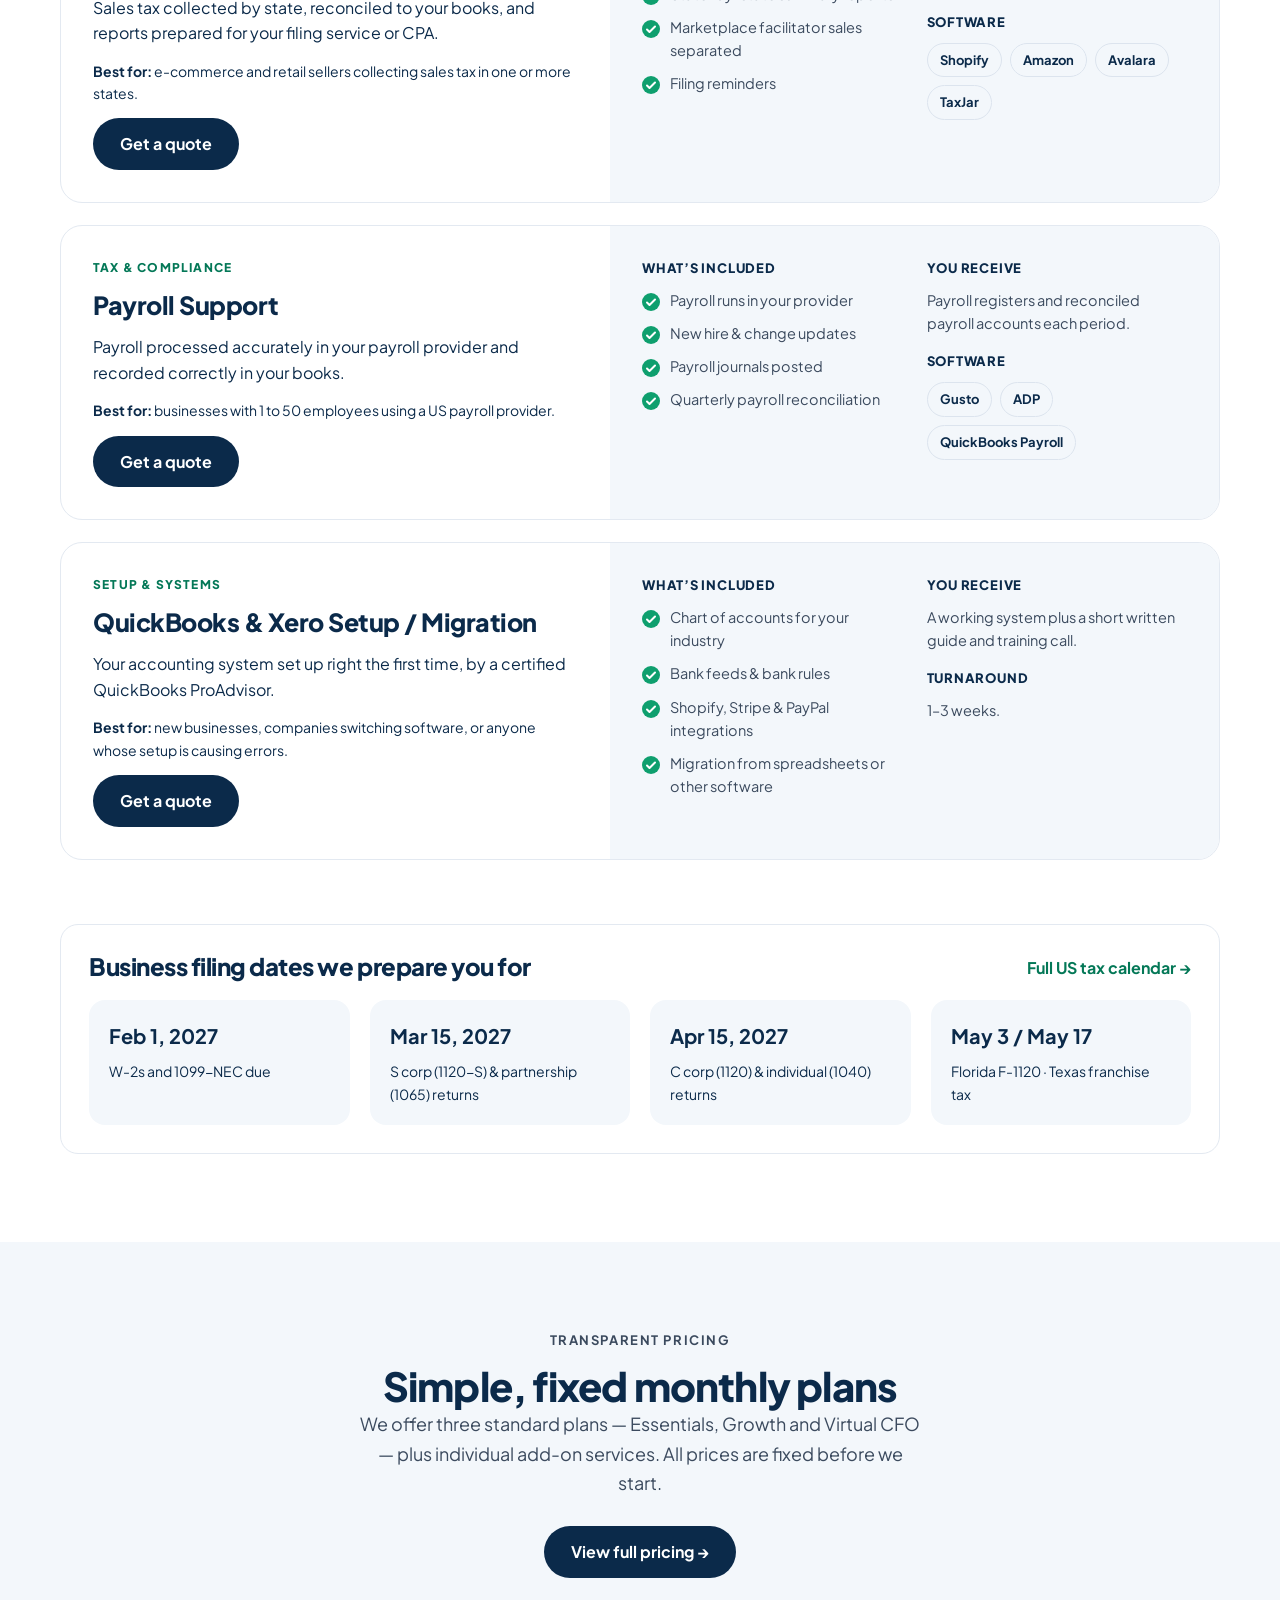
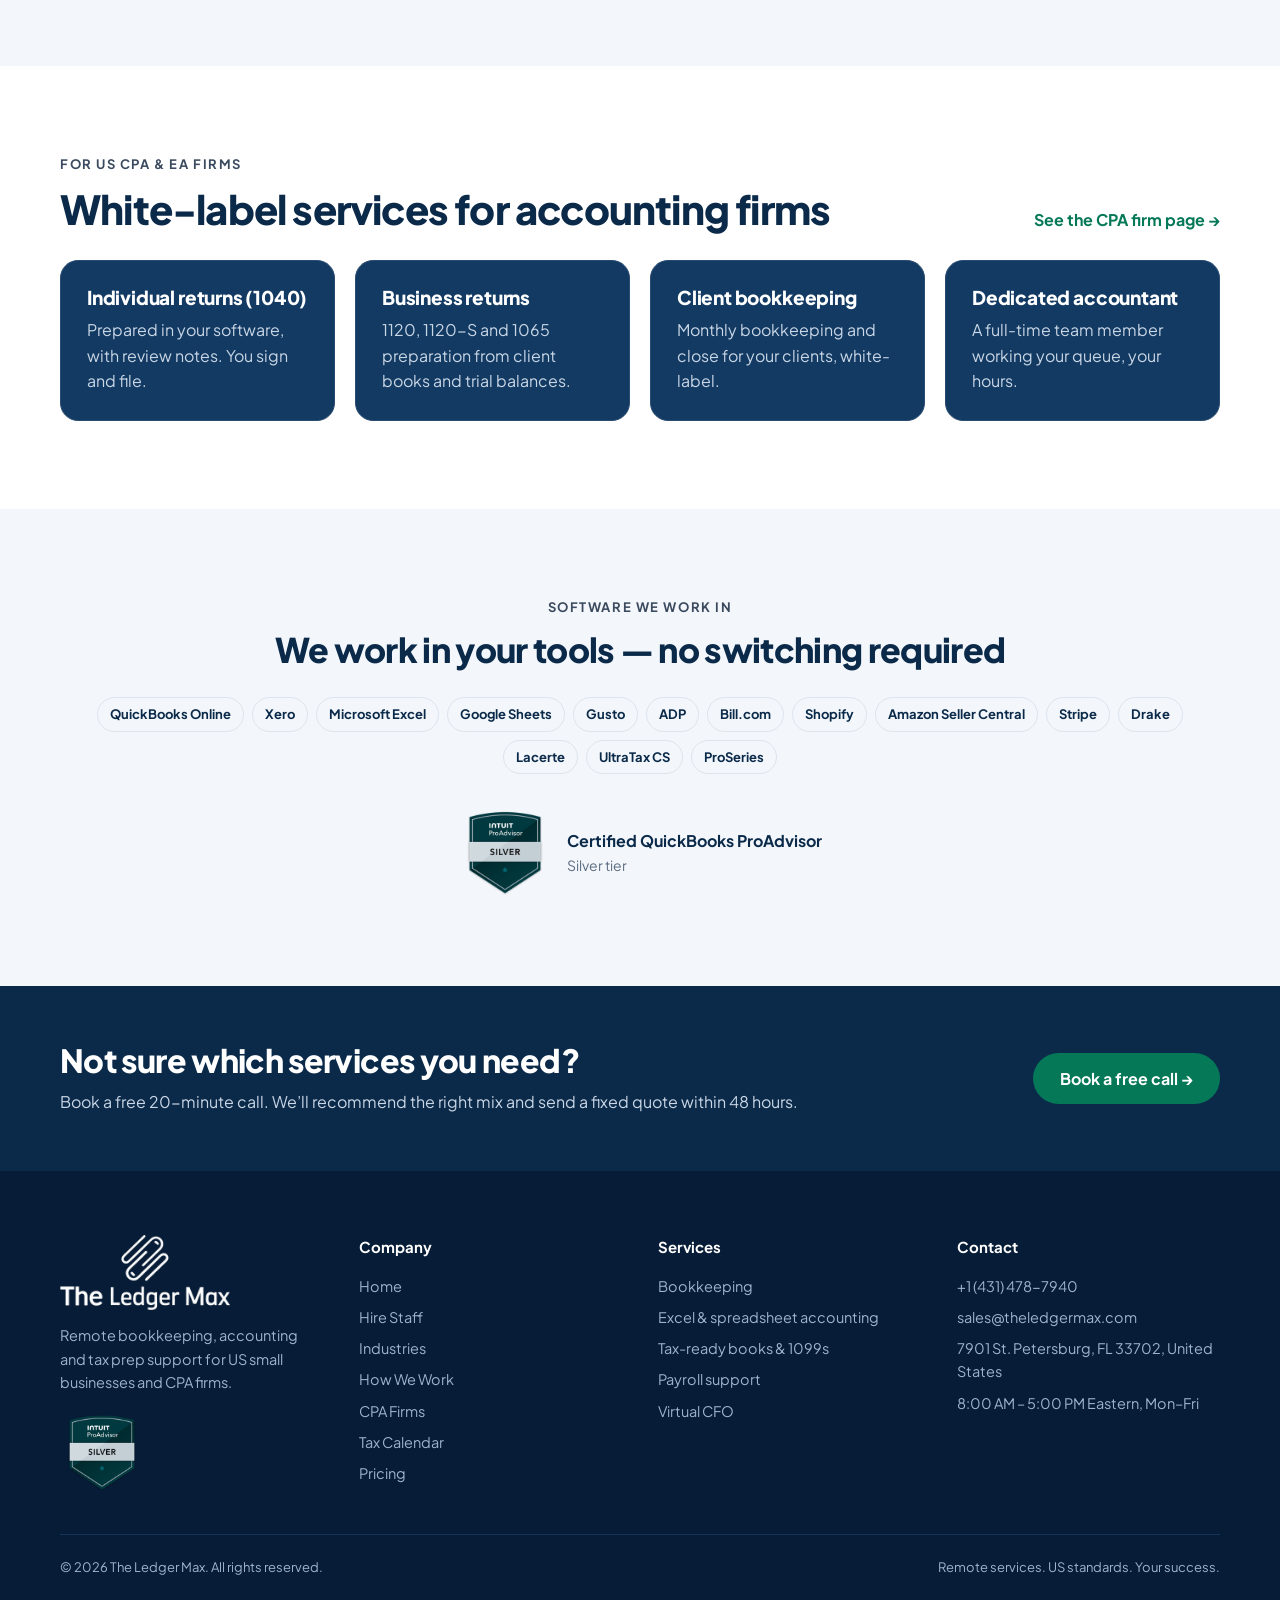
<file: services.html>
<!doctype html>
<html lang="en">
<head>
<meta charset="utf-8">
<meta name="viewport" content="width=device-width, initial-scale=1, viewport-fit=cover">
<title>Services | The Ledger Max</title>
<meta name="description" content="Monthly bookkeeping, catch-up, Excel accounting, AP/AR, reporting, Virtual CFO, 1099 support, sales tax and payroll support for US small businesses.">
<link rel="canonical" href="https://theledgermax.com/services">
<meta property="og:type" content="website">
<meta property="og:title" content="Services | The Ledger Max">
<meta property="og:description" content="Monthly bookkeeping, catch-up, Excel accounting, AP/AR, reporting, Virtual CFO, 1099 support, sales tax and payroll support for US small businesses.">
<meta property="og:url" content="https://theledgermax.com/services">
<meta property="og:image" content="https://theledgermax.com/assets/img/the-logo-navy.png">
<meta name="theme-color" content="#0B2A4A">
<link rel="icon" type="image/png" href="/assets/img/favicon.png">
<link rel="preconnect" href="https://fonts.googleapis.com">
<link rel="preconnect" href="https://fonts.gstatic.com" crossorigin>
<link href="https://fonts.googleapis.com/css2?family=Plus+Jakarta+Sans:wght@400;500;600;700;800&display=swap" rel="stylesheet">
<link rel="stylesheet" href="/assets/css/styles.css">
<script type="application/ld+json">{"@context":"https://schema.org","@type":"AccountingService","name":"The Ledger Max","url":"https://theledgermax.com","telephone":"+1-431-478-7940","email":"sales@theledgermax.com","areaServed":"US","address":{"@type":"PostalAddress","streetAddress":"7901","addressLocality":"St. Petersburg","addressRegion":"FL","postalCode":"33702","addressCountry":"US"}}</script>
</head>
<body>
<a class="sr-only" href="#main">Skip to content</a>
<header class="site-header">
  <div class="wrap header-inner">
    <a class="brand" href="/" aria-label="The Ledger Max home">
      <img src="/assets/img/icon-navy.png" alt="" width="42" height="41">
      <span><span class="brand-name">The Ledger Max</span><span class="brand-tag">Remote Accounting for US Businesses &amp; CPA Firms</span></span>
    </a>
    <nav class="nav" id="site-nav" aria-label="Main">
        <a href="/">Home</a>
        <a href="/services" aria-current="page">Hire Staff</a>
        <a href="/industries" class="nav-sub">Industries</a>
        <a href="/how-we-work" class="nav-sub">How We Work</a>
        <a href="/us-cpa-firms">CPA Firms</a>
        <a href="/tax-calendar" class="nav-sub">Tax Calendar</a>
        <a href="/pricing">Pricing</a>
        <a href="/contact" class="nav-sub">Contact</a>
<div class="nav-more-wrap">
      <button type="button" class="nav-more-btn" aria-expanded="false" aria-label="More pages">
        <svg width="18" height="18" viewBox="0 0 24 24" fill="none" stroke="currentColor" stroke-width="2.2" stroke-linecap="round" aria-hidden="true"><path d="M4 7h16M4 12h16M4 17h16"/></svg>
        <span>More</span>
      </button>
      <div class="nav-more-drop" hidden>
        <a href="/industries">Industries</a>
        <a href="/how-we-work">How We Work</a>
        <a href="/tax-calendar">Tax Calendar</a>
        <a href="/contact">Contact</a>
      </div>
    </div>
            <a class="btn btn-navy nav-cta" href="/contact#book">Book a Free Call</a>
    </nav>
    <div class="header-cta"><a class="btn btn-navy" href="/contact#book">Book a Free Call</a></div>
    <button class="nav-toggle" type="button" aria-label="Open menu" aria-expanded="false" aria-controls="site-nav">
      <svg class="icon-hamburger" width="22" height="22" viewBox="0 0 24 24" fill="none" stroke="#0B2A4A" stroke-width="2" stroke-linecap="round" aria-hidden="true"><path d="M4 7h16M4 12h16M4 17h16"/></svg>
      <svg class="icon-close" width="22" height="22" viewBox="0 0 24 24" fill="none" stroke="#0B2A4A" stroke-width="2" stroke-linecap="round" aria-hidden="true"><path d="M18 6 6 18M6 6l12 12"/></svg>
    </button>
  </div>
</header>
<main id="main">
<section class="page-hero">
  <div class="wrap split" style="align-items:flex-end">
    <div>
      <p class="eyebrow">Our services</p>
      <h1>Accounting services for <span class="hl">US small businesses</span></h1>
      <p class="lead">Pick one service or combine several into a single monthly plan. Every quote is fixed before we start.</p>
    </div>
    <div class="card" style="flex:0 1 360px">
      <h3 style="font-size:16px;margin-bottom:14px">Every service includes</h3>
      <ul class="check"><li>A named US-hours point of contact</li><li>Two-step review on every deliverable</li><li>Encrypted portal &amp; signed NDA</li><li>Fixed price — agreed before we start</li></ul>
    </div>
  </div>
</section>

<section class="section tight">
  <div class="wrap">
    <div class="head-row" style="align-items:center">
      <div class="chip-btns" role="group" aria-label="Filter services">
        <button type="button" data-group="svc" data-value="all" aria-pressed="true">All services</button>
        <button type="button" data-group="svc" data-value="books" aria-pressed="false">Bookkeeping</button>
        <button type="button" data-group="svc" data-value="report" aria-pressed="false">Reporting &amp; Advisory</button>
        <button type="button" data-group="svc" data-value="tax" aria-pressed="false">Tax &amp; Compliance</button>
        <button type="button" data-group="svc" data-value="setup" aria-pressed="false">Setup &amp; Systems</button>
      </div>
      <span class="small muted">Showing <span data-shown>10</span> of 10 services</span>
    </div>

    <div class="svc-list">
      <article class="svc" data-cat="books">
        <div class="main"><span class="cat">BOOKKEEPING</span><h2>Monthly Bookkeeping</h2><p>Accurate books every month, so you always know where your business stands and your CPA gets clean numbers.</p><p class="small"><strong>Best for:</strong> small businesses, startups and service companies with 50–500 transactions a month.</p><a class="btn btn-navy" href="/contact#book" style="align-self:flex-start">Get a quote</a></div>
        <div class="side"><div><div class="label">WHAT’S INCLUDED</div><ul class="check"><li>Transactions recorded &amp; categorized</li><li>Bank &amp; credit card reconciliations</li><li>Receipt matching &amp; bank rules</li><li>Month-end close checklist</li></ul></div><div><div class="label">YOU RECEIVE</div><p>Reconciled books and a short month-end summary.</p><div class="label" style="margin-top:16px">TURNAROUND</div><p>Books closed by day 10 of each month.</p><div class="label" style="margin-top:16px">SOFTWARE</div><div class="chips"><span class="chip">QuickBooks Online</span><span class="chip">Xero</span><span class="chip">Dext</span></div></div></div>
      </article>

      <article class="svc" data-cat="books">
        <div class="main"><span class="cat">BOOKKEEPING</span><h2>Catch-up &amp; Clean-up Bookkeeping</h2><p>Behind by months — or years? We bring your books current and fix past errors so you can file and borrow with confidence.</p><p class="small"><strong>Best for:</strong> owners facing a tax deadline, a loan application or a CPA asking for clean records.</p><a class="btn btn-navy" href="/contact#book" style="align-self:flex-start">Get a quote</a></div>
        <div class="side"><div><div class="label">WHAT’S INCLUDED</div><ul class="check"><li>Backlog review &amp; fix plan</li><li>Missing months recorded</li><li>Reconciliations rebuilt</li><li>Opening balances corrected</li></ul></div><div><div class="label">YOU RECEIVE</div><p>Up-to-date, reconciled books and a clean-up report.</p><div class="label" style="margin-top:16px">TURNAROUND</div><p>Usually 1–4 weeks, depending on backlog.</p><div class="label" style="margin-top:16px">SOFTWARE</div><div class="chips"><span class="chip">QuickBooks Online</span><span class="chip">Xero</span></div></div></div>
      </article>

      <article class="svc" data-cat="books">
        <div class="main"><span class="cat">BOOKKEEPING</span><h2>Excel &amp; Spreadsheet Accounting</h2><p>Keep your books in Excel or Google Sheets? We maintain them properly — or build the reconciliations, schedules and reports you need on top of your accounting software.</p><p class="small"><strong>Best for:</strong> businesses that run on spreadsheets, and owners who need custom Excel reports or clean-up of messy workbooks.</p><a class="btn btn-navy" href="/contact#book" style="align-self:flex-start">Get a quote</a></div>
        <div class="side"><div><div class="label">WHAT’S INCLUDED</div><ul class="check"><li>Bookkeeping &amp; ledgers kept in Excel or Google Sheets</li><li>Bank &amp; account reconciliations in spreadsheets</li><li>Custom schedules: fixed assets, loans, accruals, prepaid</li><li>Excel dashboards, pivot reports &amp; data clean-up</li></ul></div><div><div class="label">YOU RECEIVE</div><p>Clean, formula-driven workbooks with monthly reports and a short guide.</p><div class="label" style="margin-top:16px">TURNAROUND</div><p>Monthly, or 3–10 days for one-off workbooks.</p><div class="label" style="margin-top:16px">SOFTWARE</div><div class="chips"><span class="chip">Microsoft Excel</span><span class="chip">Google Sheets</span><span class="chip">Power Query</span></div></div></div>
      </article>

      <article class="svc" data-cat="books">
        <div class="main"><span class="cat">BOOKKEEPING</span><h2>Accounts Payable &amp; Receivable</h2><p>Bills paid on time and invoices chased, so cash comes in faster and vendors stay happy.</p><p class="small"><strong>Best for:</strong> businesses with regular vendor bills and customer invoices to manage.</p><a class="btn btn-navy" href="/contact#book" style="align-self:flex-start">Get a quote</a></div>
        <div class="side"><div><div class="label">WHAT’S INCLUDED</div><ul class="check"><li>Bill entry &amp; payment scheduling</li><li>Customer invoicing</li><li>Overdue invoice follow-up</li><li>Weekly AP/AR aging report</li></ul></div><div><div class="label">YOU RECEIVE</div><p>A weekly aging report and a payment schedule for your approval.</p><div class="label" style="margin-top:16px">TURNAROUND</div><p>Weekly cycle.</p><div class="label" style="margin-top:16px">SOFTWARE</div><div class="chips"><span class="chip">QuickBooks Online</span><span class="chip">Bill.com</span><span class="chip">Xero</span></div></div></div>
      </article>

      <article class="svc" data-cat="report">
        <div class="main"><span class="cat">REPORTING &amp; ADVISORY</span><h2>Financial Reporting &amp; KPIs</h2><p>Monthly reports you can actually read — and the numbers that matter for your decisions.</p><p class="small"><strong>Best for:</strong> owners, partners and lenders who need timely, decision-ready numbers.</p><a class="btn btn-navy" href="/contact#book" style="align-self:flex-start">Get a quote</a></div>
        <div class="side"><div><div class="label">WHAT’S INCLUDED</div><ul class="check"><li>Profit &amp; loss, balance sheet, cash flow</li><li>Budget vs actual</li><li>KPI dashboard (margin, cash runway, DSO)</li><li>30-minute monthly review call</li></ul></div><div><div class="label">YOU RECEIVE</div><p>A monthly report pack with a one-page plain-English summary.</p><div class="label" style="margin-top:16px">TURNAROUND</div><p>By day 10 of each month.</p></div></div>
      </article>

      <article class="svc" data-cat="report">
        <div class="main"><span class="cat">REPORTING &amp; ADVISORY</span><h2>Virtual CFO &amp; Cash Flow Forecasting</h2><p>CFO-level thinking without a full-time CFO salary: budgets, forecasts, pricing and funding preparation.</p><p class="small"><strong>Best for:</strong> businesses between roughly $500k and $10M in revenue that are growing, hiring or raising money.</p><a class="btn btn-navy" href="/contact#book" style="align-self:flex-start">Get a quote</a></div>
        <div class="side"><div><div class="label">WHAT’S INCLUDED</div><ul class="check"><li>Annual budget &amp; 13-week cash forecast</li><li>Pricing &amp; profitability analysis</li><li>Bank loan &amp; investor preparation</li><li>Monthly strategy meeting</li></ul></div><div><div class="label">YOU RECEIVE</div><p>A rolling forecast, KPI dashboard and an action list every month.</p><div class="label" style="margin-top:16px">TURNAROUND</div><p>Monthly, with weekly forecast updates.</p></div></div>
      </article>

      <article class="svc" data-cat="tax">
        <div class="main"><span class="cat">TAX &amp; COMPLIANCE</span><h2>Tax-Ready Books &amp; 1099 Support</h2><p>Year-end books your CPA can file from, plus contractor 1099 data prepared for filing — no scramble in March.</p><p class="small"><strong>Best for:</strong> any business that files a US tax return and pays contractors.</p><a class="btn btn-navy" href="/contact#book" style="align-self:flex-start">Get a quote</a></div>
        <div class="side"><div><div class="label">WHAT’S INCLUDED</div><ul class="check"><li>Year-end close &amp; adjustments</li><li>Year-end package for your CPA</li><li>W-9 collection &amp; 1099 data prep</li><li>Answers to your CPA’s questions</li></ul></div><div><div class="label">YOU RECEIVE</div><p>A complete year-end package and 1099 data, ready for your CPA to file.</p><div class="label" style="margin-top:16px">TURNAROUND</div><p>January, ahead of the 1099 deadline.</p></div></div>
      </article>

      <article class="svc" data-cat="tax">
        <div class="main"><span class="cat">TAX &amp; COMPLIANCE</span><h2>Sales Tax Reporting Support</h2><p>Sales tax collected by state, reconciled to your books, and reports prepared for your filing service or CPA.</p><p class="small"><strong>Best for:</strong> e-commerce and retail sellers collecting sales tax in one or more states.</p><a class="btn btn-navy" href="/contact#book" style="align-self:flex-start">Get a quote</a></div>
        <div class="side"><div><div class="label">WHAT’S INCLUDED</div><ul class="check"><li>Sales tax liability reconciled</li><li>State-by-state summary reports</li><li>Marketplace facilitator sales separated</li><li>Filing reminders</li></ul></div><div><div class="label">YOU RECEIVE</div><p>Monthly or quarterly state reports, ready for filing.</p><div class="label" style="margin-top:16px">SOFTWARE</div><div class="chips"><span class="chip">Shopify</span><span class="chip">Amazon</span><span class="chip">Avalara</span><span class="chip">TaxJar</span></div></div></div>
      </article>

      <article class="svc" data-cat="tax">
        <div class="main"><span class="cat">TAX &amp; COMPLIANCE</span><h2>Payroll Support</h2><p>Payroll processed accurately in your payroll provider and recorded correctly in your books.</p><p class="small"><strong>Best for:</strong> businesses with 1 to 50 employees using a US payroll provider.</p><a class="btn btn-navy" href="/contact#book" style="align-self:flex-start">Get a quote</a></div>
        <div class="side"><div><div class="label">WHAT’S INCLUDED</div><ul class="check"><li>Payroll runs in your provider</li><li>New hire &amp; change updates</li><li>Payroll journals posted</li><li>Quarterly payroll reconciliation</li></ul></div><div><div class="label">YOU RECEIVE</div><p>Payroll registers and reconciled payroll accounts each period.</p><div class="label" style="margin-top:16px">SOFTWARE</div><div class="chips"><span class="chip">Gusto</span><span class="chip">ADP</span><span class="chip">QuickBooks Payroll</span></div></div></div>
      </article>

      <article class="svc" data-cat="setup">
        <div class="main"><span class="cat">SETUP &amp; SYSTEMS</span><h2>QuickBooks &amp; Xero Setup / Migration</h2><p>Your accounting system set up right the first time, by a certified QuickBooks ProAdvisor.</p><p class="small"><strong>Best for:</strong> new businesses, companies switching software, or anyone whose setup is causing errors.</p><a class="btn btn-navy" href="/contact#book" style="align-self:flex-start">Get a quote</a></div>
        <div class="side"><div><div class="label">WHAT’S INCLUDED</div><ul class="check"><li>Chart of accounts for your industry</li><li>Bank feeds &amp; bank rules</li><li>Shopify, Stripe &amp; PayPal integrations</li><li>Migration from spreadsheets or other software</li></ul></div><div><div class="label">YOU RECEIVE</div><p>A working system plus a short written guide and training call.</p><div class="label" style="margin-top:16px">TURNAROUND</div><p>1–3 weeks.</p></div></div>
      </article>
    </div>
  </div>
</section>

<section class="section flush-top">
  <div class="wrap">
    <div class="card">
      <div class="head-row" style="margin-bottom:20px"><h2 style="font-size:24px">Business filing dates we prepare you for</h2><a class="text-link" href="/tax-calendar">Full US tax calendar →</a></div>
      <div class="grid" style="grid-template-columns:repeat(auto-fit,minmax(220px,1fr))">
        <div class="ind-plan"><strong style="font-size:20px">Feb 1, 2027</strong><span class="small">W-2s and 1099-NEC due</span></div>
        <div class="ind-plan"><strong style="font-size:20px">Mar 15, 2027</strong><span class="small">S corp (1120-S) &amp; partnership (1065) returns</span></div>
        <div class="ind-plan"><strong style="font-size:20px">Apr 15, 2027</strong><span class="small">C corp (1120) &amp; individual (1040) returns</span></div>
        <div class="ind-plan"><strong style="font-size:20px">May 3 / May 17</strong><span class="small">Florida F-1120 · Texas franchise tax</span></div>
      </div>
    </div>
  </div>
</section>

<section class="section tint">
  <div class="wrap center">
    <p class="eyebrow">Transparent pricing</p>
    <h2>Simple, fixed monthly plans</h2>
    <p class="lead" style="max-width:560px;margin:0 auto 28px">We offer three standard plans — Essentials, Growth and Virtual CFO — plus individual add-on services. All prices are fixed before we start.</p>
    <a class="btn btn-navy" href="/pricing">View full pricing →</a>
  </div>
</section>

<section class="section">
  <div class="wrap">
    <div class="head-row"><div><p class="eyebrow">For US CPA &amp; EA firms</p><h2>White-label services for accounting firms</h2></div><a class="text-link" href="/us-cpa-firms">See the CPA firm page →</a></div>
    <div class="grid">
      <div class="dark-card"><h3>Individual returns (1040)</h3><p>Prepared in your software, with review notes. You sign and file.</p></div>
      <div class="dark-card"><h3>Business returns</h3><p>1120, 1120-S and 1065 preparation from client books and trial balances.</p></div>
      <div class="dark-card"><h3>Client bookkeeping</h3><p>Monthly bookkeeping and close for your clients, white-label.</p></div>
      <div class="dark-card"><h3>Dedicated accountant</h3><p>A full-time team member working your queue, your hours.</p></div>
    </div>
  </div>
</section>

<section class="section tint">
  <div class="wrap center">
    <p class="eyebrow">Software we work in</p>
    <h2 style="font-size:clamp(24px,3vw,34px)">We work in your tools — no switching required</h2>
    <div class="chips" style="justify-content:center;margin-top:28px">
      <span class="chip">QuickBooks Online</span><span class="chip">Xero</span><span class="chip">Microsoft Excel</span><span class="chip">Google Sheets</span><span class="chip">Gusto</span><span class="chip">ADP</span><span class="chip">Bill.com</span><span class="chip">Shopify</span><span class="chip">Amazon Seller Central</span><span class="chip">Stripe</span><span class="chip">Drake</span><span class="chip">Lacerte</span><span class="chip">UltraTax CS</span><span class="chip">ProSeries</span>
    </div>
    <div class="cert" style="justify-content:center;margin-top:32px;text-align:left">
      <img src="/assets/img/proadvisor-silver.png" alt="Intuit QuickBooks ProAdvisor Silver badge" width="96" height="96">
      <div><strong>Certified QuickBooks ProAdvisor</strong><div class="small muted">Silver tier</div></div>
    </div>
  </div>
</section>

<section class="cta-band">
  <div class="wrap inner">
    <div><h2>Not sure which services you need?</h2><p>Book a free 20-minute call. We’ll recommend the right mix and send a fixed quote within 48 hours.</p></div>
    <a class="btn btn-green" href="/contact#book">Book a free call →</a>
  </div>
</section>

</main>
<footer class="site-footer">
  <div class="wrap">
    <div class="footer-grid">
      <div>
        <img class="footer-logo" src="/assets/img/the-logo-white.png" alt="The Ledger Max" width="170" height="76">
        <p>Remote bookkeeping, accounting and tax prep support for US small businesses and CPA firms.</p>
        <img src="/assets/img/proadvisor-silver.png" alt="Intuit QuickBooks ProAdvisor Silver badge" width="84" height="84" style="margin-top:16px">
      </div>
      <div>
        <h4>Company</h4><a href="/">Home</a>
        <a href="/services">Hire Staff</a><a href="/industries" class="nav-sub">Industries</a><a href="/how-we-work" class="nav-sub">How We Work</a><a href="/us-cpa-firms">CPA Firms</a><a href="/tax-calendar" class="nav-sub">Tax Calendar</a><a href="/pricing">Pricing</a>
      </div>
      <div>
        <h4>Services</h4>
        <a href="/services">Bookkeeping</a><a href="/services">Excel &amp; spreadsheet accounting</a><a href="/services">Tax-ready books &amp; 1099s</a><a href="/services">Payroll support</a><a href="/services">Virtual CFO</a>
      </div>
      <div>
        <h4>Contact</h4>
        <a href="tel:+14314787940">+1 (431) 478-7940</a>
        <a href="mailto:sales@theledgermax.com">sales@theledgermax.com</a>
        <p style="padding:4px 0">7901 St. Petersburg, FL 33702, United States</p>
        <p style="padding:4px 0">8:00 AM – 5:00 PM Eastern, Mon–Fri</p>
      </div>
    </div>
    <div class="footer-bottom">
      <span>© <span data-year>2026</span> The Ledger Max. All rights reserved.</span>
      <span>Remote services. US standards. Your success.</span>
    </div>
  </div>
</footer>
<script src="/assets/js/config.js"></script>
<script src="/assets/js/site.js" defer></script>
</body>
</html>
</file>
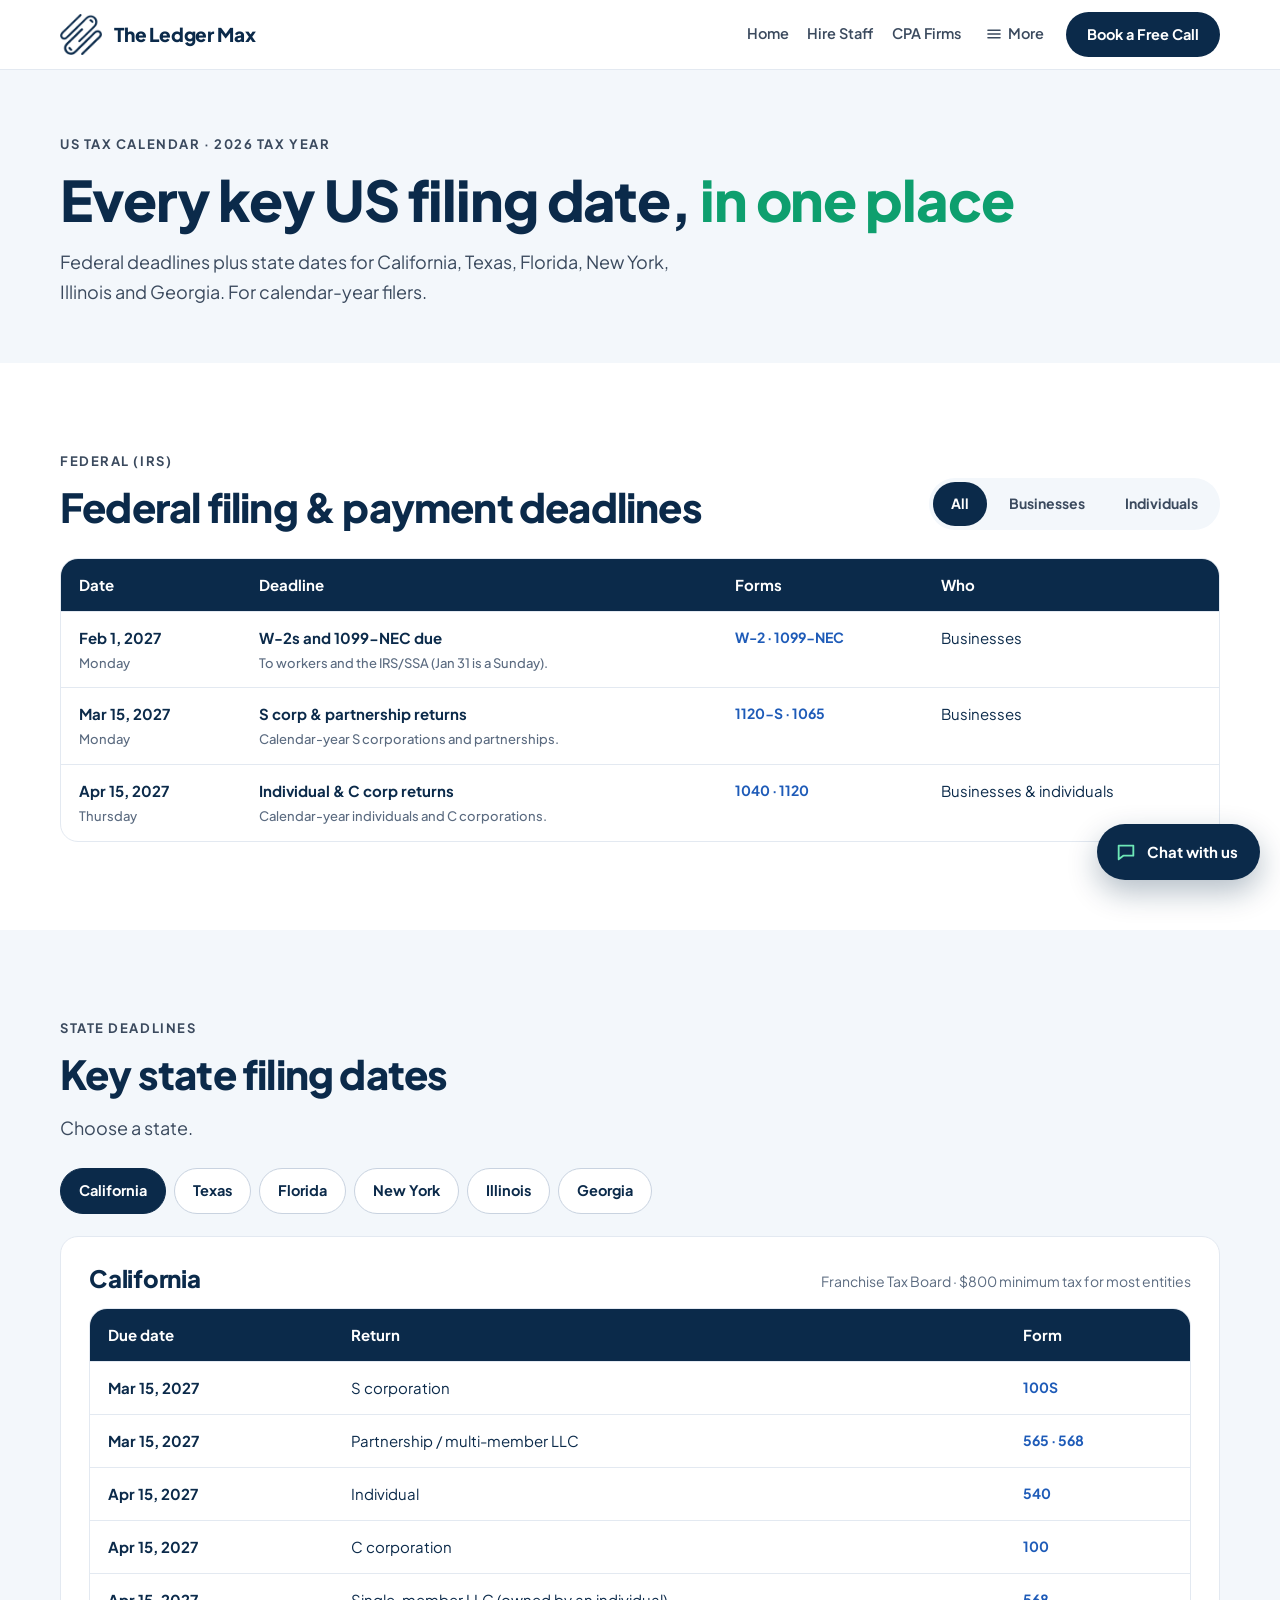
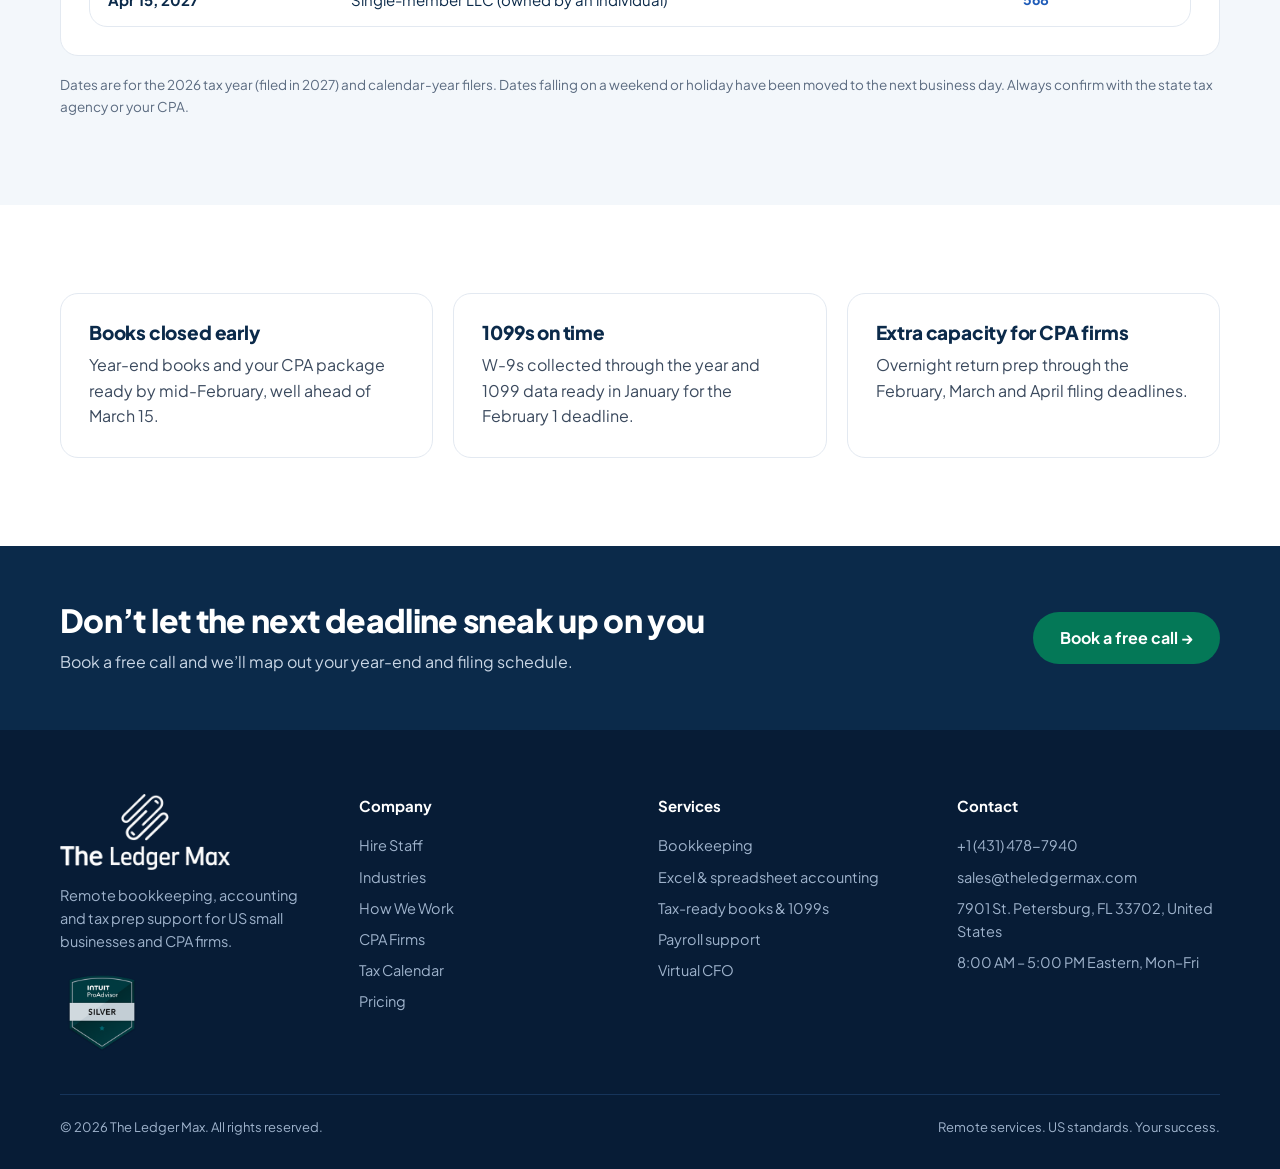
<file: tax-calendar.html>
<!doctype html>
<html lang="en">
<head>
<meta charset="utf-8">
<meta name="viewport" content="width=device-width, initial-scale=1, viewport-fit=cover">
<title>US Tax Calendar 2026 Tax Year | The Ledger Max</title>
<meta name="description" content="Key federal tax deadlines for the 2026 tax year plus state filing dates for California, Texas, Florida, New York, Illinois and Georgia.">
<link rel="canonical" href="https://theledgermax.com/tax-calendar">
<meta property="og:type" content="website">
<meta property="og:title" content="US Tax Calendar 2026 Tax Year | The Ledger Max">
<meta property="og:description" content="Key federal tax deadlines for the 2026 tax year plus state filing dates for California, Texas, Florida, New York, Illinois and Georgia.">
<meta property="og:url" content="https://theledgermax.com/tax-calendar">
<meta property="og:image" content="https://theledgermax.com/assets/img/the-logo-navy.png">
<meta name="theme-color" content="#0B2A4A">
<link rel="icon" type="image/png" href="/assets/img/favicon.png">
<link rel="preconnect" href="https://fonts.googleapis.com">
<link rel="preconnect" href="https://fonts.gstatic.com" crossorigin>
<link href="https://fonts.googleapis.com/css2?family=Plus+Jakarta+Sans:wght@400;500;600;700;800&display=swap" rel="stylesheet">
<link rel="stylesheet" href="/assets/css/styles.css">
<script type="application/ld+json">{"@context":"https://schema.org","@type":"AccountingService","name":"The Ledger Max","url":"https://theledgermax.com","telephone":"+1-431-478-7940","email":"sales@theledgermax.com","areaServed":"US","address":{"@type":"PostalAddress","streetAddress":"7901","addressLocality":"St. Petersburg","addressRegion":"FL","postalCode":"33702","addressCountry":"US"}}</script>
</head>
<body>
<a class="sr-only" href="#main">Skip to content</a>
<header class="site-header">
  <div class="wrap header-inner">
    <a class="brand" href="/" aria-label="The Ledger Max home">
      <img src="/assets/img/icon-navy.png" alt="" width="42" height="41">
      <span><span class="brand-name">The Ledger Max</span><span class="brand-tag">Remote Accounting for US Businesses &amp; CPA Firms</span></span>
    </a>
    <nav class="nav" id="site-nav" aria-label="Main">
        <a href="/">Home</a>
        <a href="/services">Hire Staff</a>
        <a href="/industries" class="nav-sub">Industries</a>
        <a href="/how-we-work" class="nav-sub">How We Work</a>
        <a href="/us-cpa-firms">CPA Firms</a>
        <a href="/tax-calendar" class="nav-sub" aria-current="page">Tax Calendar</a>
        <a href="/contact" class="nav-sub">Contact</a>
<div class="nav-more-wrap">
      <button type="button" class="nav-more-btn" aria-expanded="false" aria-label="More pages">
        <svg width="18" height="18" viewBox="0 0 24 24" fill="none" stroke="currentColor" stroke-width="2.2" stroke-linecap="round" aria-hidden="true"><path d="M4 7h16M4 12h16M4 17h16"/></svg>
        <span>More</span>
      </button>
      <div class="nav-more-drop" hidden>
        <a href="/industries">Industries</a>
        <a href="/how-we-work">How We Work</a>
        <a href="/tax-calendar">Tax Calendar</a>
        <a href="/contact">Contact</a>
      </div>
    </div>
            <a class="btn btn-navy nav-cta" href="/contact#book">Book a Free Call</a>
    </nav>
    <div class="header-cta"><a class="btn btn-navy" href="/contact#book">Book a Free Call</a></div>
    <button class="nav-toggle" type="button" aria-label="Open menu" aria-expanded="false" aria-controls="site-nav">
      <svg class="icon-hamburger" width="22" height="22" viewBox="0 0 24 24" fill="none" stroke="#0B2A4A" stroke-width="2" stroke-linecap="round" aria-hidden="true"><path d="M4 7h16M4 12h16M4 17h16"/></svg>
      <svg class="icon-close" width="22" height="22" viewBox="0 0 24 24" fill="none" stroke="#0B2A4A" stroke-width="2" stroke-linecap="round" aria-hidden="true"><path d="M18 6 6 18M6 6l12 12"/></svg>
    </button>
  </div>
</header>
<main id="main">
<section class="page-hero">
  <div class="wrap">
    <p class="eyebrow">US tax calendar · 2026 tax year</p>
    <h1>Every key US filing date, <span class="hl">in one place</span></h1>
    <p class="lead">Federal deadlines plus state dates for California, Texas, Florida, New York, Illinois and Georgia. For calendar-year filers.</p>
  </div>
</section>

<section class="section">
  <div class="wrap">
    <div class="head-row">
      <div><p class="eyebrow">Federal (IRS)</p><h2>Federal filing &amp; payment deadlines</h2></div>
      <div class="seg" role="group" aria-label="Filter federal deadlines">
        <button type="button" data-group="fed" data-value="all" aria-pressed="true">All</button>
        <button type="button" data-group="fed" data-value="biz" aria-pressed="false">Businesses</button>
        <button type="button" data-group="fed" data-value="ind" aria-pressed="false">Individuals</button>
      </div>
    </div>
    <div class="table-wrap">
      <table>
        <thead><tr><th scope="col">Date</th><th scope="col">Deadline</th><th scope="col">Forms</th><th scope="col">Who</th></tr></thead>
        <tbody>
          <tr data-who="biz"><td><strong>Feb 1, 2027</strong><span class="sub">Monday</span></td><td><strong>W-2s and 1099-NEC due</strong><span class="sub">To workers and the IRS/SSA (Jan 31 is a Sunday).</span></td><td class="form">W-2 · 1099-NEC</td><td>Businesses</td></tr>
          <tr data-who="biz"><td><strong>Mar 15, 2027</strong><span class="sub">Monday</span></td><td><strong>S corp &amp; partnership returns</strong><span class="sub">Calendar-year S corporations and partnerships.</span></td><td class="form">1120-S · 1065</td><td>Businesses</td></tr>
          <tr data-who="both"><td><strong>Apr 15, 2027</strong><span class="sub">Thursday</span></td><td><strong>Individual &amp; C corp returns</strong><span class="sub">Calendar-year individuals and C corporations.</span></td><td class="form">1040 · 1120</td><td>Businesses &amp; individuals</td></tr>
        </tbody>
      </table>
    </div>
  </div>
</section>

<section class="section tint">
  <div class="wrap">
    <p class="eyebrow">State deadlines</p>
    <h2>Key state filing dates</h2>
    <p class="lead" style="margin-bottom:26px">Choose a state.</p>
    <div class="chip-btns" role="tablist" aria-label="State" style="margin-bottom:22px">
      <button type="button" role="tab" data-group="state" data-value="CA" aria-selected="true">California</button>
      <button type="button" role="tab" data-group="state" data-value="TX" aria-selected="false">Texas</button>
      <button type="button" role="tab" data-group="state" data-value="FL" aria-selected="false">Florida</button>
      <button type="button" role="tab" data-group="state" data-value="NY" aria-selected="false">New York</button>
      <button type="button" role="tab" data-group="state" data-value="IL" aria-selected="false">Illinois</button>
      <button type="button" role="tab" data-group="state" data-value="GA" aria-selected="false">Georgia</button>
    </div>

    <div class="card state-panel" data-state="CA">
      <div class="head-row" style="margin-bottom:16px"><h3 style="font-size:24px">California</h3><span class="small muted">Franchise Tax Board · $800 minimum tax for most entities</span></div>
      <div class="table-wrap"><table><thead><tr><th scope="col">Due date</th><th scope="col">Return</th><th scope="col">Form</th></tr></thead><tbody>
        <tr><td><strong>Mar 15, 2027</strong></td><td>S corporation</td><td class="form">100S</td></tr>
        <tr><td><strong>Mar 15, 2027</strong></td><td>Partnership / multi-member LLC</td><td class="form">565 · 568</td></tr>
        <tr><td><strong>Apr 15, 2027</strong></td><td>Individual</td><td class="form">540</td></tr>
        <tr><td><strong>Apr 15, 2027</strong></td><td>C corporation</td><td class="form">100</td></tr>
        <tr><td><strong>Apr 15, 2027</strong></td><td>Single-member LLC (owned by an individual)</td><td class="form">568</td></tr>
      </tbody></table></div>
    </div>
    <div class="card state-panel" data-state="TX" hidden>
      <div class="head-row" style="margin-bottom:16px"><h3 style="font-size:24px">Texas</h3><span class="small muted">No personal income tax · Comptroller franchise tax</span></div>
      <div class="table-wrap"><table><thead><tr><th scope="col">Due date</th><th scope="col">Return</th><th scope="col">Form</th></tr></thead><tbody>
        <tr><td><strong>May 17, 2027</strong></td><td>Franchise tax report + Public Information Report</td><td class="form">05-158 · 05-102</td></tr>
      </tbody></table></div>
    </div>
    <div class="card state-panel" data-state="FL" hidden>
      <div class="head-row" style="margin-bottom:16px"><h3 style="font-size:24px">Florida</h3><span class="small muted">No personal income tax · Department of Revenue</span></div>
      <div class="table-wrap"><table><thead><tr><th scope="col">Due date</th><th scope="col">Return</th><th scope="col">Form</th></tr></thead><tbody>
        <tr><td><strong>May 3, 2027</strong></td><td>Corporate income tax (C corporations)</td><td class="form">F-1120</td></tr>
      </tbody></table></div>
    </div>
    <div class="card state-panel" data-state="NY" hidden>
      <div class="head-row" style="margin-bottom:16px"><h3 style="font-size:24px">New York</h3><span class="small muted">Department of Taxation and Finance</span></div>
      <div class="table-wrap"><table><thead><tr><th scope="col">Due date</th><th scope="col">Return</th><th scope="col">Form</th></tr></thead><tbody>
        <tr><td><strong>Mar 15, 2027</strong></td><td>S corporation</td><td class="form">CT-3-S</td></tr>
        <tr><td><strong>Mar 15, 2027</strong></td><td>Partnership / LLC</td><td class="form">IT-204</td></tr>
        <tr><td><strong>Apr 15, 2027</strong></td><td>Individual</td><td class="form">IT-201</td></tr>
        <tr><td><strong>Apr 15, 2027</strong></td><td>C corporation</td><td class="form">CT-3</td></tr>
      </tbody></table></div>
    </div>
    <div class="card state-panel" data-state="IL" hidden>
      <div class="head-row" style="margin-bottom:16px"><h3 style="font-size:24px">Illinois</h3><span class="small muted">Department of Revenue</span></div>
      <div class="table-wrap"><table><thead><tr><th scope="col">Due date</th><th scope="col">Return</th><th scope="col">Form</th></tr></thead><tbody>
        <tr><td><strong>Mar 15, 2027</strong></td><td>S corporation</td><td class="form">IL-1120-ST</td></tr>
        <tr><td><strong>Apr 15, 2027</strong></td><td>Individual</td><td class="form">IL-1040</td></tr>
        <tr><td><strong>Apr 15, 2027</strong></td><td>C corporation</td><td class="form">IL-1120</td></tr>
      </tbody></table></div>
    </div>
    <div class="card state-panel" data-state="GA" hidden>
      <div class="head-row" style="margin-bottom:16px"><h3 style="font-size:24px">Georgia</h3><span class="small muted">Department of Revenue</span></div>
      <div class="table-wrap"><table><thead><tr><th scope="col">Due date</th><th scope="col">Return</th><th scope="col">Form</th></tr></thead><tbody>
        <tr><td><strong>Mar 15, 2027</strong></td><td>S corporation</td><td class="form">600S</td></tr>
        <tr><td><strong>Mar 15, 2027</strong></td><td>Partnership</td><td class="form">700</td></tr>
        <tr><td><strong>Apr 15, 2027</strong></td><td>Individual</td><td class="form">500</td></tr>
        <tr><td><strong>Apr 15, 2027</strong></td><td>C corporation</td><td class="form">600</td></tr>
      </tbody></table></div>
    </div>
    <p class="note">Dates are for the 2026 tax year (filed in 2027) and calendar-year filers. Dates falling on a weekend or holiday have been moved to the next business day. Always confirm with the state tax agency or your CPA.</p>
  </div>
</section>

<section class="section">
  <div class="wrap grid">
    <div class="card"><h3>Books closed early</h3><p>Year-end books and your CPA package ready by mid-February, well ahead of March 15.</p></div>
    <div class="card"><h3>1099s on time</h3><p>W-9s collected through the year and 1099 data ready in January for the February 1 deadline.</p></div>
    <div class="card"><h3>Extra capacity for CPA firms</h3><p>Overnight return prep through the February, March and April filing deadlines.</p></div>
  </div>
</section>

<section class="cta-band">
  <div class="wrap inner">
    <div><h2>Don’t let the next deadline sneak up on you</h2><p>Book a free call and we’ll map out your year-end and filing schedule.</p></div>
    <a class="btn btn-green" href="/contact#book">Book a free call →</a>
  </div>
</section>

</main>
<footer class="site-footer">
  <div class="wrap">
    <div class="footer-grid">
      <div>
        <img class="footer-logo" src="/assets/img/the-logo-white.png" alt="The Ledger Max" width="170" height="76">
        <p>Remote bookkeeping, accounting and tax prep support for US small businesses and CPA firms.</p>
        <img src="/assets/img/proadvisor-silver.png" alt="Intuit QuickBooks ProAdvisor Silver badge" width="84" height="84" style="margin-top:16px">
      </div>
      <div>
        <h4>Company</h4><a href="/services">Hire Staff</a><a href="/industries" class="nav-sub">Industries</a><a href="/how-we-work" class="nav-sub">How We Work</a><a href="/us-cpa-firms">CPA Firms</a><a href="/tax-calendar" class="nav-sub">Tax Calendar</a><a href="/pricing">Pricing</a>
      </div>
      <div>
        <h4>Services</h4>
        <a href="/services">Bookkeeping</a><a href="/services">Excel &amp; spreadsheet accounting</a><a href="/services">Tax-ready books &amp; 1099s</a><a href="/services">Payroll support</a><a href="/services">Virtual CFO</a>
      </div>
      <div>
        <h4>Contact</h4>
        <a href="tel:+14314787940">+1 (431) 478-7940</a>
        <a href="mailto:sales@theledgermax.com">sales@theledgermax.com</a>
        <p style="padding:4px 0">7901 St. Petersburg, FL 33702, United States</p>
        <p style="padding:4px 0">8:00 AM – 5:00 PM Eastern, Mon–Fri</p>
      </div>
    </div>
    <div class="footer-bottom">
      <span>© <span data-year>2026</span> The Ledger Max. All rights reserved.</span>
      <span>Remote services. US standards. Your success.</span>
    </div>
  </div>
</footer>
<script src="/assets/js/config.js"></script>
<script src="/assets/js/site.js" defer></script>
</body>
</html>
</file>
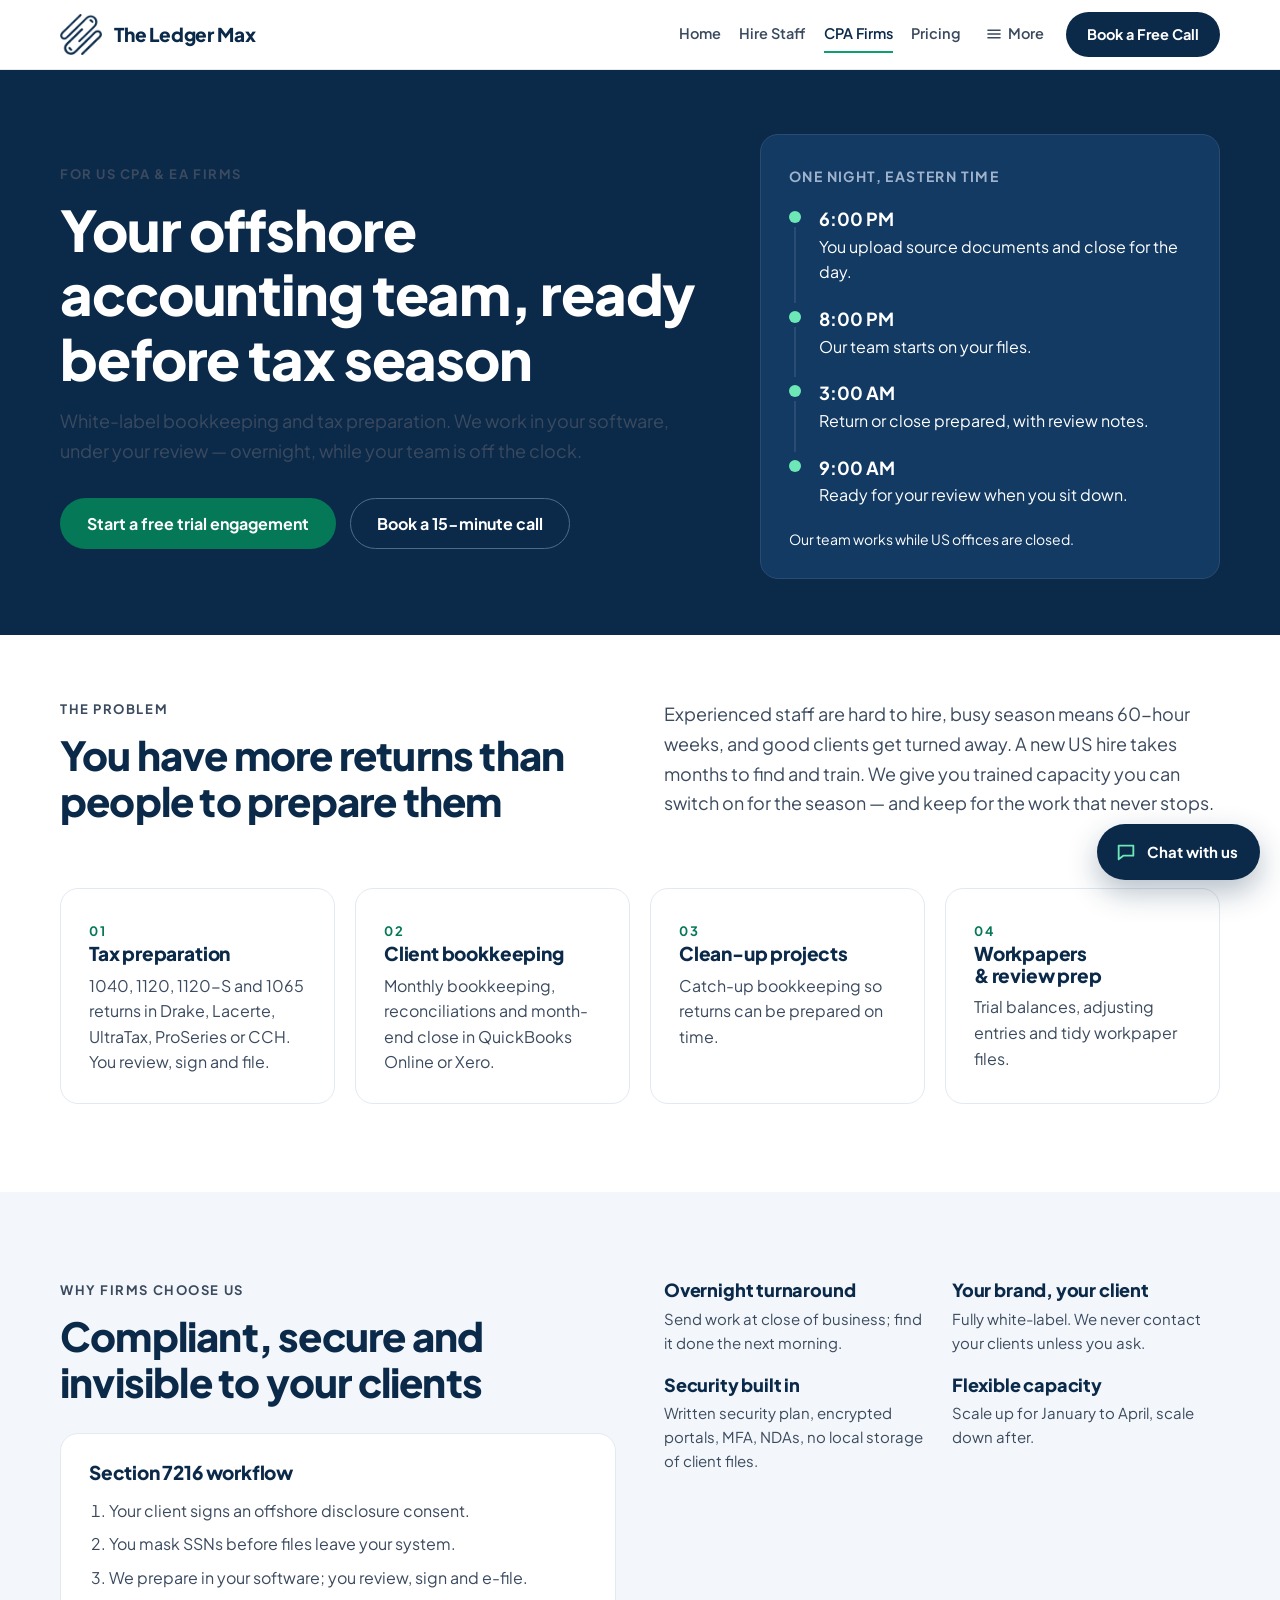
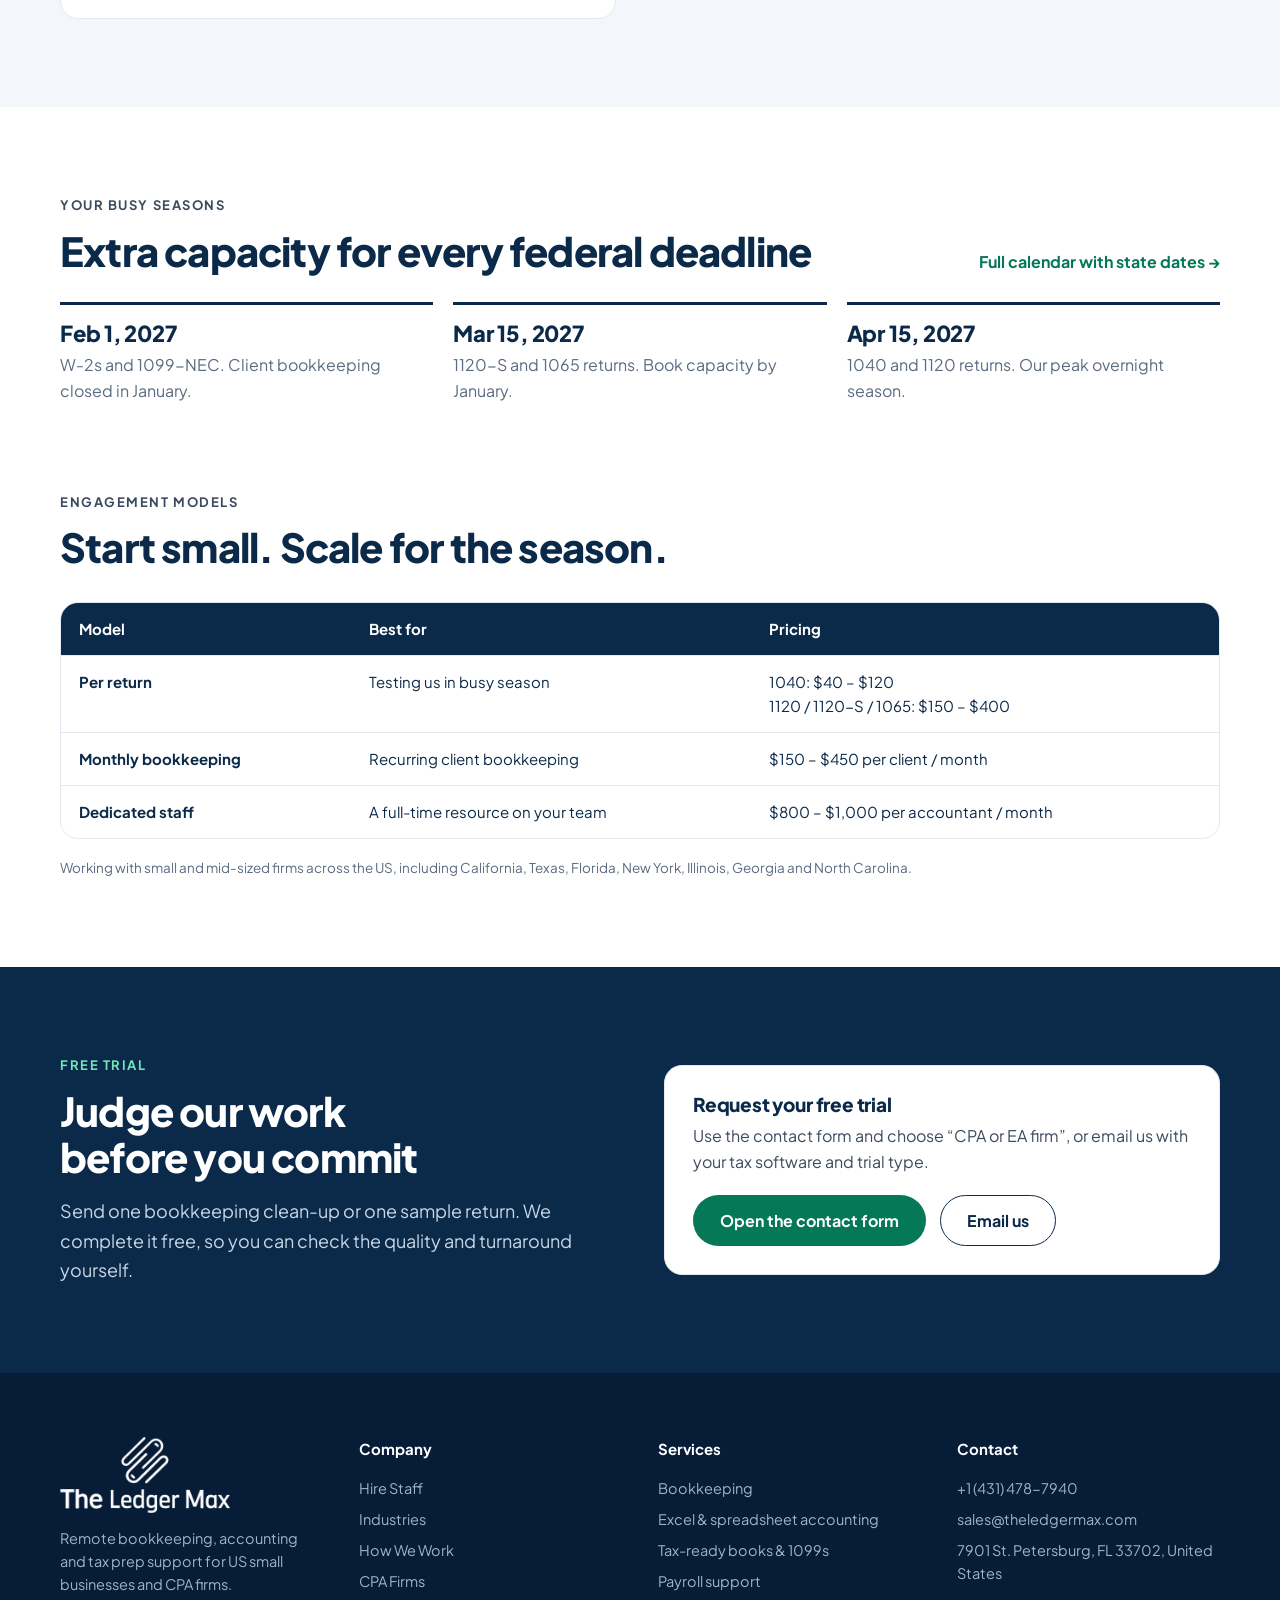
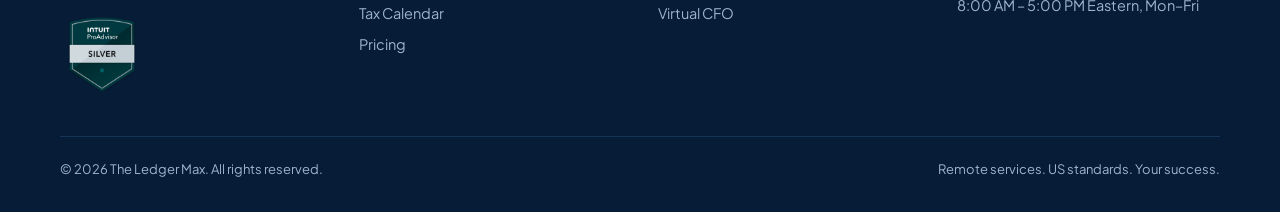
<file: us-cpa-firms.html>
<!doctype html>
<html lang="en">
<head>
<meta charset="utf-8">
<meta name="viewport" content="width=device-width, initial-scale=1, viewport-fit=cover">
<title>Outsourced Tax Prep & Bookkeeping for US CPA Firms | The Ledger Max</title>
<meta name="description" content="White-label 1040, 1120, 1120-S and 1065 preparation and client bookkeeping for US CPA and EA firms. Overnight turnaround, Section 7216 workflow, free trial.">
<link rel="canonical" href="https://theledgermax.com/us-cpa-firms">
<meta property="og:type" content="website">
<meta property="og:title" content="Outsourced Tax Prep & Bookkeeping for US CPA Firms | The Ledger Max">
<meta property="og:description" content="White-label 1040, 1120, 1120-S and 1065 preparation and client bookkeeping for US CPA and EA firms. Overnight turnaround, Section 7216 workflow, free trial.">
<meta property="og:url" content="https://theledgermax.com/us-cpa-firms">
<meta property="og:image" content="https://theledgermax.com/assets/img/the-logo-navy.png">
<meta name="theme-color" content="#0B2A4A">
<link rel="icon" type="image/png" href="/assets/img/favicon.png">
<link rel="preconnect" href="https://fonts.googleapis.com">
<link rel="preconnect" href="https://fonts.gstatic.com" crossorigin>
<link href="https://fonts.googleapis.com/css2?family=Plus+Jakarta+Sans:wght@400;500;600;700;800&display=swap" rel="stylesheet">
<link rel="stylesheet" href="/assets/css/styles.css">
<script type="application/ld+json">{"@context":"https://schema.org","@type":"AccountingService","name":"The Ledger Max","url":"https://theledgermax.com","telephone":"+1-431-478-7940","email":"sales@theledgermax.com","areaServed":"US","address":{"@type":"PostalAddress","streetAddress":"7901","addressLocality":"St. Petersburg","addressRegion":"FL","postalCode":"33702","addressCountry":"US"}}</script>
</head>
<body>
<a class="sr-only" href="#main">Skip to content</a>
<header class="site-header">
  <div class="wrap header-inner">
    <a class="brand" href="/" aria-label="The Ledger Max home">
      <img src="/assets/img/icon-navy.png" alt="" width="42" height="41">
      <span><span class="brand-name">The Ledger Max</span><span class="brand-tag">Remote Accounting for US Businesses &amp; CPA Firms</span></span>
    </a>
    <nav class="nav" id="site-nav" aria-label="Main">
        <a href="/">Home</a>
        <a href="/services">Hire Staff</a>
        <a href="/industries" class="nav-sub">Industries</a>
        <a href="/how-we-work" class="nav-sub">How We Work</a>
        <a href="/us-cpa-firms" aria-current="page">CPA Firms</a>
        <a href="/tax-calendar" class="nav-sub">Tax Calendar</a>
        <a href="/pricing">Pricing</a>
        <a href="/contact" class="nav-sub">Contact</a>
<div class="nav-more-wrap">
      <button type="button" class="nav-more-btn" aria-expanded="false" aria-label="More pages">
        <svg width="18" height="18" viewBox="0 0 24 24" fill="none" stroke="currentColor" stroke-width="2.2" stroke-linecap="round" aria-hidden="true"><path d="M4 7h16M4 12h16M4 17h16"/></svg>
        <span>More</span>
      </button>
      <div class="nav-more-drop" hidden>
        <a href="/industries">Industries</a>
        <a href="/how-we-work">How We Work</a>
        <a href="/tax-calendar">Tax Calendar</a>
        <a href="/contact">Contact</a>
      </div>
    </div>
            <a class="btn btn-navy nav-cta" href="/contact#book">Book a Free Call</a>
    </nav>
    <div class="header-cta"><a class="btn btn-navy" href="/contact#book">Book a Free Call</a></div>
    <button class="nav-toggle" type="button" aria-label="Open menu" aria-expanded="false" aria-controls="site-nav">
      <svg class="icon-hamburger" width="22" height="22" viewBox="0 0 24 24" fill="none" stroke="#0B2A4A" stroke-width="2" stroke-linecap="round" aria-hidden="true"><path d="M4 7h16M4 12h16M4 17h16"/></svg>
      <svg class="icon-close" width="22" height="22" viewBox="0 0 24 24" fill="none" stroke="#0B2A4A" stroke-width="2" stroke-linecap="round" aria-hidden="true"><path d="M18 6 6 18M6 6l12 12"/></svg>
    </button>
  </div>
</header>
<main id="main">
<section class="page-hero dark">
  <div class="wrap split">
    <div>
      <p class="eyebrow">For US CPA &amp; EA firms</p>
      <h1>Your offshore accounting team, ready before tax season</h1>
      <p class="lead">White-label bookkeeping and tax preparation. We work in your software, under your review — overnight, while your team is off the clock.</p>
      <div class="btn-row">
        <a class="btn btn-green" href="#trial">Start a free trial engagement</a>
        <a class="btn btn-ghost-light" href="/contact#book">Book a 15-minute call</a>
      </div>
    </div>
    <div class="timeline" style="max-width:460px">
      <span class="small" style="color:#9FB3CC;font-weight:700;letter-spacing:.1em">ONE NIGHT, EASTERN TIME</span>
      <ol>
        <li><strong>6:00 PM</strong><p>You upload source documents and close for the day.</p></li>
        <li><strong>8:00 PM</strong><p>Our team starts on your files.</p></li>
        <li><strong>3:00 AM</strong><p>Return or close prepared, with review notes.</p></li>
        <li><strong>9:00 AM</strong><p>Ready for your review when you sit down.</p></li>
      </ol>
      <p class="small">Our team works while US offices are closed.</p>
    </div>
  </div>
</section>

<section class="section tight">
  <div class="wrap split" style="align-items:flex-start">
    <div><p class="eyebrow">The problem</p><h2>You have more returns than people to prepare them</h2></div>
    <p class="lead" style="margin-top:0">Experienced staff are hard to hire, busy season means 60-hour weeks, and good clients get turned away. A new US hire takes months to find and train. We give you trained capacity you can switch on for the season — and keep for the work that never stops.</p>
  </div>
</section>

<section class="section flush-top">
  <div class="wrap grid">
    <div class="card"><span class="eyebrow" style="color:#047857">01</span><h3>Tax preparation</h3><p>1040, 1120, 1120-S and 1065 returns in Drake, Lacerte, UltraTax, ProSeries or CCH. You review, sign and file.</p></div>
    <div class="card"><span class="eyebrow" style="color:#047857">02</span><h3>Client bookkeeping</h3><p>Monthly bookkeeping, reconciliations and month-end close in QuickBooks Online or Xero.</p></div>
    <div class="card"><span class="eyebrow" style="color:#047857">03</span><h3>Clean-up projects</h3><p>Catch-up bookkeeping so returns can be prepared on time.</p></div>
    <div class="card"><span class="eyebrow" style="color:#047857">04</span><h3>Workpapers &amp; review prep</h3><p>Trial balances, adjusting entries and tidy workpaper files.</p></div>
  </div>
</section>

<section class="section tint">
  <div class="wrap split" style="align-items:flex-start">
    <div>
      <p class="eyebrow">Why firms choose us</p>
      <h2>Compliant, secure and invisible to your clients</h2>
      <div class="card" style="margin-top:28px">
        <h3>Section 7216 workflow</h3>
        <ol style="margin:14px 0 0;padding-left:20px;color:#3B4A5E;display:flex;flex-direction:column;gap:8px">
          <li>Your client signs an offshore disclosure consent.</li>
          <li>You mask SSNs before files leave your system.</li>
          <li>We prepare in your software; you review, sign and e-file.</li>
        </ol>
      </div>
    </div>
    <div class="grid">
      <div class="why-item"><div><h3 style="font-size:18px">Overnight turnaround</h3><p>Send work at close of business; find it done the next morning.</p></div></div>
      <div class="why-item"><div><h3 style="font-size:18px">Your brand, your client</h3><p>Fully white-label. We never contact your clients unless you ask.</p></div></div>
      <div class="why-item"><div><h3 style="font-size:18px">Security built in</h3><p>Written security plan, encrypted portals, MFA, NDAs, no local storage of client files.</p></div></div>
      <div class="why-item"><div><h3 style="font-size:18px">Flexible capacity</h3><p>Scale up for January to April, scale down after.</p></div></div>
    </div>
  </div>
</section>

<section class="section">
  <div class="wrap">
    <div class="head-row">
      <div><p class="eyebrow">Your busy seasons</p><h2>Extra capacity for every federal deadline</h2></div>
      <a class="text-link" href="/tax-calendar">Full calendar with state dates →</a>
    </div>
    <div class="grid">
      <div style="border-top:3px solid #0B2A4A;padding-top:16px"><h3 style="font-size:22px">Feb 1, 2027</h3><p class="muted" style="margin-top:6px">W-2s and 1099-NEC. Client bookkeeping closed in January.</p></div>
      <div style="border-top:3px solid #0B2A4A;padding-top:16px"><h3 style="font-size:22px">Mar 15, 2027</h3><p class="muted" style="margin-top:6px">1120-S and 1065 returns. Book capacity by January.</p></div>
      <div style="border-top:3px solid #0B2A4A;padding-top:16px"><h3 style="font-size:22px">Apr 15, 2027</h3><p class="muted" style="margin-top:6px">1040 and 1120 returns. Our peak overnight season.</p></div>
    </div>
  </div>
</section>

<section class="section flush-top">
  <div class="wrap">
    <p class="eyebrow">Engagement models</p>
    <h2 style="margin-bottom:32px">Start small. Scale for the season.</h2>
    <div class="table-wrap">
      <table>
        <thead><tr><th scope="col">Model</th><th scope="col">Best for</th><th scope="col">Pricing</th></tr></thead>
        <tbody>
          <tr><td><strong>Per return</strong></td><td>Testing us in busy season</td><td>1040: $40 – $120<br>1120 / 1120-S / 1065: $150 – $400</td></tr>
          <tr><td><strong>Monthly bookkeeping</strong></td><td>Recurring client bookkeeping</td><td>$150 – $450 per client / month</td></tr>
          <tr><td><strong>Dedicated staff</strong></td><td>A full-time resource on your team</td><td>$800 – $1,000 per accountant / month</td></tr>
        </tbody>
      </table>
    </div>
    <p class="note">Working with small and mid-sized firms across the US, including California, Texas, Florida, New York, Illinois, Georgia and North Carolina.</p>
  </div>
</section>

<section class="section navy" id="trial">
  <div class="wrap split">
    <div>
      <p class="eyebrow">Free trial</p>
      <h2>Judge our work before you commit</h2>
      <p class="lead">Send one bookkeeping clean-up or one sample return. We complete it free, so you can check the quality and turnaround yourself.</p>
    </div>
    <div class="card" style="color:#0B2A4A">
      <h3>Request your free trial</h3>
      <p style="margin-top:8px">Use the contact form and choose “CPA or EA firm”, or email us with your tax software and trial type.</p>
      <div class="btn-row" style="margin-top:20px">
        <a class="btn btn-green" href="/contact">Open the contact form</a>
        <a class="btn btn-ghost" href="mailto:sales@theledgermax.com?subject=Free%20trial%20request%20-%20CPA%20firm">Email us</a>
      </div>
    </div>
  </div>
</section>

</main>
<footer class="site-footer">
  <div class="wrap">
    <div class="footer-grid">
      <div>
        <img class="footer-logo" src="/assets/img/the-logo-white.png" alt="The Ledger Max" width="170" height="76">
        <p>Remote bookkeeping, accounting and tax prep support for US small businesses and CPA firms.</p>
        <img src="/assets/img/proadvisor-silver.png" alt="Intuit QuickBooks ProAdvisor Silver badge" width="84" height="84" style="margin-top:16px">
      </div>
      <div>
        <h4>Company</h4><a href="/services">Hire Staff</a><a href="/industries" class="nav-sub">Industries</a><a href="/how-we-work" class="nav-sub">How We Work</a><a href="/us-cpa-firms">CPA Firms</a><a href="/tax-calendar" class="nav-sub">Tax Calendar</a><a href="/pricing">Pricing</a>
      </div>
      <div>
        <h4>Services</h4>
        <a href="/services">Bookkeeping</a><a href="/services">Excel &amp; spreadsheet accounting</a><a href="/services">Tax-ready books &amp; 1099s</a><a href="/services">Payroll support</a><a href="/services">Virtual CFO</a>
      </div>
      <div>
        <h4>Contact</h4>
        <a href="tel:+14314787940">+1 (431) 478-7940</a>
        <a href="mailto:sales@theledgermax.com">sales@theledgermax.com</a>
        <p style="padding:4px 0">7901 St. Petersburg, FL 33702, United States</p>
        <p style="padding:4px 0">8:00 AM – 5:00 PM Eastern, Mon–Fri</p>
      </div>
    </div>
    <div class="footer-bottom">
      <span>© <span data-year>2026</span> The Ledger Max. All rights reserved.</span>
      <span>Remote services. US standards. Your success.</span>
    </div>
  </div>
</footer>
<script src="/assets/js/config.js"></script>
<script src="/assets/js/site.js" defer></script>
</body>
</html>
</file>
<file: assets/css/styles.css>
/* The Ledger Max — site styles
   Palette: navy #0B2A4A · green #0E9F6E (large text/icons) · dark green #047857 (buttons/small text)
   tint #F3F7FB · border #E3E9F1 · body #3B4A5E · muted #5B6B80 · blue #1E5BB8 */
:root {
  --navy: #0B2A4A;
  --navy-2: #123A63;
  --navy-deep: #071C36;
  --green: #0E9F6E;
  --green-dark: #047857;
  --green-light: #6EE7B7;
  --tint: #F3F7FB;
  --line: #E3E9F1;
  --body: #3B4A5E;
  --muted: #5B6B80;
  --blue: #1E5BB8;
  --on-navy: #C9D6E5;
  --radius: 18px;
  --font: 'Plus Jakarta Sans', system-ui, -apple-system, 'Segoe UI', sans-serif;
}
*, *::before, *::after { box-sizing: border-box; }
html { scroll-behavior: smooth; }
@media (prefers-reduced-motion: reduce) { html { scroll-behavior: auto; } }
body { margin: 0; font-family: var(--font); color: var(--navy); background: #fff; line-height: 1.6; font-size: 16px; -webkit-font-smoothing: antialiased; }
img { max-width: 100%; height: auto; display: block; }
a { color: var(--green-dark); }
a:hover { color: #065F46; }
:focus-visible { outline: 3px solid var(--green); outline-offset: 2px; }
h1, h2, h3 { line-height: 1.15; letter-spacing: -0.02em; margin: 0; text-wrap: balance; }
h1 { font-size: clamp(34px, 4.6vw, 56px); font-weight: 800; }
h2 { font-size: clamp(28px, 3.4vw, 40px); font-weight: 800; }
h3 { font-size: 19px; font-weight: 800; letter-spacing: -0.01em; }
p { margin: 0; }
.hl { color: var(--green); }
.wrap { max-width: 1200px; margin: 0 auto; padding-left: max(20px, env(safe-area-inset-left)); padding-right: max(20px, env(safe-area-inset-right)); }
.section { padding-block: 88px; }
.section.tight { padding-block: 64px; }
.section.flush-top { padding-top: 0; }
.tint { background: var(--tint); }
.navy { background: var(--navy); color: #fff; }
.navy p, .navy li { color: var(--on-navy); }
.eyebrow { font-size: 13px; font-weight: 700; letter-spacing: 0.12em; text-transform: uppercase; color: var(--body); margin-bottom: 12px; }
.navy .eyebrow { color: var(--green-light); }
.lead { font-size: 18px; line-height: 1.65; color: var(--body); max-width: 640px; margin-top: 16px; }
.navy .lead { color: var(--on-navy); }
.center { text-align: center; }
.center .lead { margin-left: auto; margin-right: auto; }
.section-head { margin-bottom: 44px; }
.muted { color: var(--muted); }
.small { font-size: 14px; }
.note { font-size: 13.5px; line-height: 1.6; color: var(--muted); margin-top: 18px; }
.sr-only { position: absolute; width: 1px; height: 1px; overflow: hidden; clip: rect(0 0 0 0); white-space: nowrap; }

/* buttons */
.btn { display: inline-flex; align-items: center; justify-content: center; gap: 8px; min-height: 48px; padding: 12px 26px; border-radius: 999px; font: inherit; font-weight: 700; font-size: 16px; text-decoration: none; cursor: pointer; border: 1.5px solid transparent; transition: transform .15s ease, box-shadow .15s ease; }
.btn:hover { transform: translateY(-1px); }
.btn-navy { background: var(--navy); color: #fff; }
.btn-navy:hover { color: #fff; box-shadow: 0 8px 20px rgba(11,42,74,.2); }
.btn-green { background: var(--green-dark); color: #fff; }
.btn-green:hover { color: #fff; box-shadow: 0 8px 20px rgba(4,120,87,.25); }
.btn-ghost { background: transparent; color: var(--navy); border-color: var(--navy); }
.btn-ghost:hover { color: var(--navy); background: var(--tint); }
.btn-ghost-light { background: transparent; color: #fff; border-color: #4F6B8C; }
.btn-ghost-light:hover { color: #fff; border-color: #fff; }
.btn-row { display: flex; flex-wrap: wrap; gap: 14px; margin-top: 32px; }
.text-link { font-weight: 700; text-decoration: none; }
.text-link:hover { text-decoration: underline; }

/* header */
.site-header { background: #fff; border-bottom: 1px solid var(--line); position: sticky; top: 0; z-index: 40; }
.header-inner { display: flex; align-items: center; gap: 16px; padding-block: 12px; }
.brand { display: flex; align-items: center; gap: 12px; text-decoration: none; color: var(--navy); }
.brand img { width: 42px; height: auto; }
.brand-name { font-weight: 800; font-size: 19px; letter-spacing: -0.01em; display: block; line-height: 1.2; }
.brand-tag { font-size: 11.5px; color: var(--muted); font-weight: 500; display: block; }
.nav { display: flex; align-items: center; gap: 18px; margin-left: auto; }
.nav a, .header-cta .btn { white-space: nowrap; }
@media (max-width: 1320px) { .brand-tag { display: none; } }
.nav a { color: var(--body); text-decoration: none; font-weight: 600; font-size: 14.5px; padding-block: 6px; border-bottom: 2px solid transparent; }
.nav a:hover { color: var(--navy); }
.nav a[aria-current="page"] { color: var(--navy); border-bottom-color: var(--green); }
.header-cta { display: inline-flex; }
.header-cta .btn { min-height: 44px; padding: 10px 20px; font-size: 14.5px; }
.nav-toggle { display: none; width: 44px; height: 44px; border: 1px solid var(--line); border-radius: 12px; background: #fff; cursor: pointer; align-items: center; justify-content: center; }
.nav-toggle .icon-close { display: none; }
.nav-toggle[aria-expanded="true"] .icon-hamburger { display: none; }
.nav-toggle[aria-expanded="true"] .icon-close { display: block; }
@media (max-width: 1180px) {
  .nav-toggle { display: inline-flex; }
  .nav { display: none; position: absolute; left: 0; right: 0; top: 100%; background: #fff; border-bottom: 1px solid var(--line); flex-direction: column; align-items: stretch; gap: 0; padding: 8px 20px 18px; }
  .nav.open { display: flex; }
  .nav a { padding: 12px 0; border-bottom: 1px solid var(--line); }
  .nav a[aria-current="page"] { border-bottom-color: var(--line); color: var(--green-dark); }
  .header-cta { display: none; }
  .nav .nav-cta { display: block; margin-top: 12px; border: 0; }
}
.nav .nav-cta { display: none; }
@media (max-width: 1180px) { .nav .nav-cta { display: block; } }

/* nav-more dropdown (desktop only) */
.nav-sub { display: none; }
@media (max-width: 1180px) { .nav-sub { display: block; } }
.nav-more-wrap { position: relative; }
.nav-more-btn { background: none; border: 0; border-bottom: 2px solid transparent; font: inherit; font-weight: 600; font-size: 14.5px; color: var(--body); cursor: pointer; display: inline-flex; align-items: center; gap: 5px; padding-block: 6px; white-space: nowrap; }
.nav-more-btn:hover, .nav-more-btn[aria-expanded="true"] { color: var(--navy); }
.nav-more-drop { position: absolute; top: calc(100% + 8px); right: 0; background: #fff; border: 1px solid var(--line); border-radius: 16px; box-shadow: 0 12px 32px rgba(11,42,74,.14); min-width: 190px; padding: 8px; z-index: 50; }
.nav-more-drop[hidden] { display: none; }
.nav-more-drop a { display: block; padding: 10px 14px; border-radius: 10px; font-weight: 600; font-size: 14.5px; color: var(--body); text-decoration: none; border-bottom: none; }
.nav-more-drop a:hover { background: var(--tint); color: var(--navy); }
@media (max-width: 1180px) { .nav-more-wrap { display: none; } }

/* layout helpers */
.grid { display: grid; grid-template-columns: repeat(auto-fit, minmax(250px, 1fr)); gap: 20px; }
.grid-3 { display: grid; grid-template-columns: repeat(auto-fit, minmax(280px, 1fr)); gap: 22px; }
.split { display: flex; flex-wrap: wrap; gap: 48px; align-items: center; }
.split > * { flex: 1 1 420px; min-width: 0; }
.card { background: #fff; border: 1px solid var(--line); border-radius: var(--radius); padding: 28px; }
.card p { color: var(--body); }
.card h3 + p { margin-top: 8px; }
.icon-tile { width: 52px; height: 52px; border-radius: 14px; display: inline-flex; align-items: center; justify-content: center; margin-bottom: 16px; }
.icon-tile svg { width: 26px; height: 26px; }
.t-green { background: var(--green); } .t-blue { background: var(--blue); } .t-navy { background: var(--navy); }
.check { list-style: none; padding: 0; margin: 0; display: flex; flex-direction: column; gap: 10px; }
.check li { position: relative; padding-left: 28px; color: var(--body); }
.check li::before { content: ""; position: absolute; left: 0; top: 4px; width: 18px; height: 18px; border-radius: 50%; background: var(--green) url("data:image/svg+xml,%3Csvg xmlns='http://www.w3.org/2000/svg' viewBox='0 0 18 18'%3E%3Cpath d='M5 9.5l2.5 2.5L13 6.5' fill='none' stroke='white' stroke-width='2' stroke-linecap='round' stroke-linejoin='round'/%3E%3C/svg%3E") center/18px no-repeat; }
.navy .check li { color: var(--on-navy); }
.chips { display: flex; flex-wrap: wrap; gap: 8px; }
.chip { font-size: 13px; font-weight: 700; background: var(--tint); border: 1px solid #DCE4EE; padding: 6px 12px; border-radius: 999px; color: var(--navy); }
.pill { display: inline-block; font-size: 11.5px; font-weight: 800; letter-spacing: .08em; background: var(--green); color: #fff; padding: 5px 11px; border-radius: 999px; }

/* hero */
.hero { padding-block: 72px 88px; }
.hero h1 { margin-top: 4px; }
.hero-visual { background: var(--tint); border-radius: 28px; padding: 32px; display: flex; flex-direction: column; gap: 16px; max-width: 540px; }
.close-card { background: #fff; border-radius: 18px; padding: 24px; box-shadow: 0 18px 44px rgba(11,42,74,.12); }
.close-card .head { display: flex; justify-content: space-between; align-items: center; gap: 12px; }
.status { font-size: 12px; font-weight: 700; color: var(--green-dark); background: #E6F6EF; padding: 6px 12px; border-radius: 999px; }
.close-row { display: flex; justify-content: space-between; align-items: center; gap: 12px; padding: 12px 0; border-top: 1px solid #EDF1F6; font-size: 15px; }
.close-row span:first-child { display: flex; align-items: center; gap: 12px; }
.close-row .tag { font-size: 11.5px; font-weight: 700; letter-spacing: .06em; color: var(--muted); }
.dot-done { width: 20px; height: 20px; border-radius: 50%; background: var(--green) url("data:image/svg+xml,%3Csvg xmlns='http://www.w3.org/2000/svg' viewBox='0 0 20 20'%3E%3Cpath d='M6 10.5l2.5 2.5L14 7.5' fill='none' stroke='white' stroke-width='2' stroke-linecap='round' stroke-linejoin='round'/%3E%3C/svg%3E") center no-repeat; flex: none; }
.dot-wip { width: 20px; height: 20px; border-radius: 50%; border: 2px dashed var(--blue); flex: none; }
.time-pair { display: flex; flex-wrap: wrap; gap: 14px; }
.time-pair > div { flex: 1 1 180px; border-radius: 16px; padding: 18px 20px; }
.time-pair .t-label { font-size: 12px; font-weight: 700; letter-spacing: .08em; }
.time-pair .t-val { font-size: 24px; font-weight: 800; margin-top: 4px; }

/* page hero (inner pages) */
.page-hero { background: var(--tint); padding-block: 64px 56px; }
.page-hero.dark { background: var(--navy); color: #fff; }
.page-hero.dark h1 { color: #fff; }

/* certifications strip */
.cert-strip { display: flex; flex-wrap: wrap; align-items: center; justify-content: space-between; gap: 22px 36px; border: 1px solid var(--line); border-radius: 22px; padding: 22px 30px; }
.cert { display: flex; align-items: center; gap: 16px; }
.cert img { width: 92px; height: 92px; object-fit: contain; }

/* audience cards */
.aud { display: flex; flex-direction: column; gap: 12px; text-decoration: none; border-radius: 22px; padding: 34px; }
.aud.light { border: 1px solid var(--line); color: var(--navy); background: #fff; }
.aud.dark { background: var(--navy); color: #fff; }
.aud .kicker { font-size: 12.5px; font-weight: 800; letter-spacing: .1em; }
.aud.light .kicker { color: var(--green-dark); } .aud.dark .kicker { color: var(--green-light); }
.aud .title { font-weight: 800; font-size: 24px; line-height: 1.25; }
.aud.light p { color: var(--body); } .aud.dark p { color: var(--on-navy); }
.aud .go { font-weight: 700; font-size: 15px; margin-top: 4px; }
.aud.light .go { color: var(--green-dark); } .aud.dark .go { color: var(--green-light); }

/* service cards (home) */
.svc-card { display: flex; flex-direction: column; text-decoration: none; color: var(--navy); }
.svc-card:hover { color: var(--navy); border-color: #C9D3E0; }
.svc-card .more { margin-top: auto; padding-top: 14px; font-weight: 700; font-size: 14.5px; color: var(--green-dark); }

/* industry mini cards (home) */
.ind-card { border: 1px solid var(--line); border-radius: 16px; overflow: hidden; }
.ind-card .ico { height: 104px; background: var(--tint); display: flex; align-items: center; justify-content: center; }
.ind-card .ico svg { width: 44px; height: 44px; }
.ind-card .txt { padding: 18px; }
.ind-card .txt p { font-size: 13.5px; color: var(--muted); margin-top: 6px; }

/* why */
.why-item { display: flex; gap: 16px; align-items: flex-start; }
.why-ico { width: 56px; height: 56px; border-radius: 50%; background: #fff; box-shadow: 0 6px 18px rgba(11,42,74,.08); display: inline-flex; align-items: center; justify-content: center; flex: none; }
.why-ico svg { width: 26px; height: 26px; }
.why-item p { color: var(--body); margin-top: 6px; font-size: 15px; }

/* steps */
.steps { list-style: none; margin: 0; padding: 0; display: grid; grid-template-columns: repeat(auto-fit, minmax(230px, 1fr)); gap: 28px; }
.steps li { display: flex; flex-direction: column; gap: 10px; }
.step-num { width: 46px; height: 46px; border-radius: 50%; background: var(--blue); color: #fff; display: inline-flex; align-items: center; justify-content: center; font-weight: 800; font-size: 17px; }
.steps p { color: var(--body); }

/* band */
.band { background: var(--navy); color: #fff; border-radius: 24px; padding: 52px; display: flex; flex-wrap: wrap; gap: 32px; align-items: center; justify-content: space-between; }
.band p { color: var(--on-navy); }
.band > div { flex: 1 1 480px; min-width: 0; }
@media (max-width: 600px) { .band { padding: 32px 24px; } }

/* tables */
.table-wrap { overflow-x: auto; border: 1px solid var(--line); border-radius: 18px; background: #fff; }
table { width: 100%; border-collapse: collapse; font-size: 15px; min-width: 640px; }
th { background: var(--navy); color: #fff; text-align: left; padding: 14px 18px; font-weight: 700; }
td { padding: 14px 18px; border-top: 1px solid var(--line); vertical-align: top; }
td.form { color: var(--blue); font-weight: 700; font-size: 14px; }
td .sub { display: block; font-size: 13px; color: var(--muted); margin-top: 3px; font-weight: 500; }
tr.is-next td { background: var(--tint); }
tr[hidden] { display: none; }

/* segmented controls */
.seg { display: inline-flex; flex-wrap: wrap; gap: 4px; padding: 4px; background: var(--tint); border-radius: 999px; }
.seg button { border: 0; background: transparent; font: inherit; font-size: 14px; font-weight: 700; color: var(--body); padding: 10px 18px; border-radius: 999px; min-height: 44px; cursor: pointer; }
.seg button[aria-pressed="true"], .seg button[aria-selected="true"] { background: var(--navy); color: #fff; }
.chip-btns { display: flex; flex-wrap: wrap; gap: 8px; }
.chip-btns button { font: inherit; font-size: 14.5px; font-weight: 700; padding: 10px 18px; border-radius: 999px; min-height: 44px; cursor: pointer; background: #fff; color: var(--navy); border: 1.5px solid #C9D3E0; }
.chip-btns button[aria-pressed="true"], .chip-btns button[aria-selected="true"] { background: var(--navy); color: #fff; border-color: var(--navy); }
.head-row { display: flex; flex-wrap: wrap; justify-content: space-between; align-items: flex-end; gap: 20px; margin-bottom: 28px; }

/* pricing */
.plan { display: flex; flex-direction: column; gap: 16px; border-radius: 22px; padding: 34px 30px; border: 1px solid var(--line); background: #fff; }
.plan.featured { background: var(--navy); color: #fff; border-color: var(--navy); box-shadow: 0 22px 50px rgba(11,42,74,.22); }
.plan .top { display: flex; justify-content: space-between; align-items: center; gap: 10px; }
.plan .name { font-weight: 800; font-size: 21px; }
.plan .for { font-size: 15px; color: var(--muted); }
.plan.featured .for, .plan.featured .per { color: var(--on-navy); }
.plan .price { font-weight: 800; font-size: 34px; letter-spacing: -0.02em; }
.plan .per { font-size: 15px; color: var(--muted); font-weight: 500; }
.plan .basis { font-size: 14px; font-weight: 700; color: var(--green-dark); }
.plan.featured .basis { color: var(--green-light); }
.plan .check { border-top: 1px solid var(--line); padding-top: 18px; }
.plan.featured .check { border-top-color: #1E4470; }
.plan .btn { margin-top: auto; }
.plan.featured .check li { color: var(--on-navy); }
.addons { display: grid; grid-template-columns: repeat(auto-fit, minmax(240px, 1fr)); gap: 14px; margin-top: 32px; }
.addon { background: #fff; border: 1px solid var(--line); border-radius: 14px; padding: 18px 20px; }
.addon strong { display: block; }
.addon span { font-size: 14.5px; font-weight: 600; color: var(--green-dark); }

/* testimonials */
.quote { border: 1px dashed #B9C6D6; border-radius: 18px; padding: 28px; background: #fff; display: flex; flex-direction: column; gap: 18px; margin: 0; }
.quote blockquote { margin: 0; color: var(--body); }
.quote figcaption { display: flex; align-items: center; gap: 12px; }
.avatar { width: 44px; height: 44px; border-radius: 50%; background: var(--line); flex: none; }

/* booking & contact */
.booking-box { background: #fff; border: 1px solid var(--line); border-radius: 22px; overflow: hidden; min-height: 200px; }
.calendly-inline-widget { min-width: 320px; height: 700px; }
.booking-fallback { padding: 40px; text-align: center; display: flex; flex-direction: column; align-items: center; gap: 16px; }
.contact-form { background: var(--tint); border-radius: 22px; padding: 34px; display: grid; grid-template-columns: repeat(2, minmax(0, 1fr)); gap: 18px; }
.contact-form .full { grid-column: 1 / -1; }
.field { display: flex; flex-direction: column; gap: 6px; font-size: 14px; font-weight: 700; }
.field input, .field select, .field textarea { font: inherit; font-weight: 400; font-size: 16px; padding: 12px 14px; border: 1px solid #C9D3E0; border-radius: 10px; min-height: 46px; background: #fff; color: var(--navy); }
.field textarea { resize: vertical; min-height: 110px; }
.form-msg { grid-column: 1 / -1; font-size: 15px; font-weight: 600; }
.form-msg.ok { color: var(--green-dark); } .form-msg.err { color: #B42318; }
@media (max-width: 600px) { .contact-form { grid-template-columns: 1fr; padding: 24px; } }
.contact-list { display: flex; flex-direction: column; gap: 12px; margin-top: 28px; font-size: 16px; }

/* faq */
.faq { max-width: 860px; margin: 0 auto; }
.faq details { background: #fff; border: 1px solid var(--line); border-radius: 16px; margin-bottom: 12px; padding: 0 24px; }
.faq summary { list-style: none; cursor: pointer; padding: 20px 0; font-weight: 700; font-size: 17px; display: flex; justify-content: space-between; align-items: center; gap: 16px; min-height: 44px; }
.faq summary::-webkit-details-marker { display: none; }
.faq summary::after { content: "+"; width: 30px; height: 30px; border-radius: 50%; background: var(--tint); color: var(--green-dark); display: inline-flex; align-items: center; justify-content: center; font-size: 20px; flex: none; }
.faq details[open] summary::after { content: "−"; }
.faq details p { padding-bottom: 22px; color: var(--body); }

/* CTA band */
.cta-band { background: var(--navy); color: #fff; padding-block: 56px; }
.cta-band .inner { display: flex; flex-wrap: wrap; gap: 24px; align-items: center; justify-content: space-between; }
.cta-band .inner > div { flex: 1 1 520px; min-width: 0; }
.cta-band h2 { font-size: clamp(24px, 2.8vw, 32px); }
.cta-band p { color: var(--on-navy); margin-top: 10px; }

/* footer */
.site-footer { background: var(--navy-deep); color: #9FB3CC; padding-block: 64px 32px; font-size: 14.5px; }
.footer-grid { display: grid; grid-template-columns: repeat(auto-fit, minmax(200px, 1fr)); gap: 36px; }
.footer-grid h4 { color: #fff; margin: 0 0 12px; font-size: 15px; }
.footer-grid a { color: #9FB3CC; text-decoration: none; display: block; padding: 4px 0; }
.footer-grid a:hover { color: #fff; }
.footer-logo { width: 170px; margin-bottom: 14px; }
.footer-bottom { margin-top: 40px; padding-top: 22px; border-top: 1px solid #16345A; display: flex; flex-wrap: wrap; justify-content: space-between; gap: 12px; font-size: 13px; }

/* services page */
.svc { display: flex; flex-wrap: wrap; border: 1px solid var(--line); border-radius: 22px; overflow: hidden; background: #fff; }
.svc[hidden] { display: none; }
.svc .main { flex: 1 1 380px; min-width: 0; padding: 32px; display: flex; flex-direction: column; gap: 14px; }
.svc .side { flex: 1 1 440px; min-width: 0; background: var(--tint); padding: 32px; display: grid; grid-template-columns: repeat(auto-fit, minmax(200px, 1fr)); gap: 24px; }
.svc .cat { font-size: 12px; font-weight: 800; letter-spacing: .1em; color: var(--green-dark); }
.svc h2 { font-size: 25px; }
.svc .price { font-weight: 800; font-size: 26px; }
.svc .unit { font-size: 13px; color: var(--muted); }
.svc .label { font-size: 13px; font-weight: 800; letter-spacing: .06em; margin-bottom: 10px; }
.svc .side p { font-size: 14.5px; color: var(--body); }
.svc .check li { font-size: 14.5px; }
.svc-list { display: flex; flex-direction: column; gap: 22px; }

/* industries page */
.ind-layout { display: flex; flex-wrap: wrap; gap: 28px; align-items: flex-start; }
.ind-tabs { flex: 1 1 280px; max-width: 360px; min-width: 0; display: flex; flex-direction: column; gap: 8px; }
.ind-tabs button { font: inherit; text-align: left; cursor: pointer; border-radius: 14px; padding: 14px 16px; min-height: 56px; display: flex; align-items: center; gap: 14px; background: #fff; color: var(--navy); border: 1.5px solid var(--line); }
.ind-tabs button .ti { width: 40px; height: 40px; border-radius: 10px; background: var(--tint); display: inline-flex; align-items: center; justify-content: center; flex: none; }
.ind-tabs button .ti svg { width: 22px; height: 22px; stroke: var(--navy); }
.ind-tabs button strong { display: block; font-size: 15.5px; }
.ind-tabs button small { display: block; font-size: 12.5px; opacity: .8; }
.ind-tabs button[aria-selected="true"] { background: var(--navy); color: #fff; border-color: var(--navy); }
.ind-tabs button[aria-selected="true"] .ti { background: var(--green); }
.ind-tabs button[aria-selected="true"] .ti svg { stroke: #fff; }
.ind-panels { flex: 999 1 560px; min-width: 0; }
.ind-panel { border: 1px solid var(--line); border-radius: 24px; overflow: hidden; }
.ind-panel[hidden] { display: none; }
.ind-panel .top { background: var(--navy); color: #fff; padding: 32px; }
.ind-panel .top p { color: var(--on-navy); margin-top: 12px; max-width: 640px; }
.ind-panel .top h2 { margin-top: 14px; font-size: clamp(26px, 3vw, 34px); }
.ind-panel .body { padding: 32px; display: flex; flex-direction: column; gap: 32px; }
.ind-panel h3.label { font-size: 14px; letter-spacing: .08em; margin-bottom: 14px; }
.why-grid { display: grid; grid-template-columns: repeat(auto-fit, minmax(200px, 1fr)); gap: 12px; }
.why-grid div { background: var(--tint); border-radius: 14px; padding: 16px; font-size: 14.5px; color: var(--body); }
.flow { list-style: none; margin: 0; padding: 0; counter-reset: f; }
.flow li { counter-increment: f; position: relative; padding: 0 0 18px 52px; }
.flow li::before { content: counter(f); position: absolute; left: 0; top: 0; width: 34px; height: 34px; border-radius: 50%; background: var(--blue); color: #fff; font-weight: 800; font-size: 14px; display: flex; align-items: center; justify-content: center; }
.flow li::after { content: ""; position: absolute; left: 16px; top: 38px; bottom: 4px; width: 2px; background: #DCE4EE; }
.flow li:last-child::after { display: none; }
.flow .when { font-size: 12.5px; font-weight: 700; color: var(--green-dark); margin-left: 10px; }
.flow p { font-size: 14.5px; color: var(--body); margin-top: 4px; }
.ind-plans { display: grid; grid-template-columns: repeat(auto-fit, minmax(220px, 1fr)); gap: 14px; }
.ind-plan { background: var(--tint); border-radius: 16px; padding: 20px; display: flex; flex-direction: column; gap: 8px; }
.ind-plan.rec { background: var(--navy); color: #fff; }
.ind-plan .p { font-size: 24px; font-weight: 800; }
.ind-plan .b { font-size: 13px; font-weight: 700; color: var(--green-dark); }
.ind-plan.rec .b { color: var(--green-light); }
.ind-plan .check li { font-size: 14px; }
.ind-plan.rec .check li { color: var(--on-navy); }

/* how we work */
.onboard { display: grid; grid-template-columns: repeat(auto-fit, minmax(200px, 1fr)); border: 1px solid var(--line); border-radius: 18px; overflow: hidden; }
.onboard > div { padding: 26px 22px; border-right: 1px solid var(--line); display: flex; flex-direction: column; gap: 10px; }
.onboard .day { font-size: 12px; font-weight: 700; color: #fff; background: var(--navy); align-self: flex-start; padding: 5px 10px; border-radius: 6px; }
.onboard p { font-size: 15px; color: var(--body); }
.flow-panel[hidden] { display: none; }
.step-grid { display: grid; grid-template-columns: repeat(auto-fit, minmax(300px, 1fr)); gap: 16px; }
.step-card { background: #fff; border: 1px solid var(--line); border-radius: 18px; padding: 24px; display: flex; flex-direction: column; gap: 10px; }
.step-card .when { font-size: 12.5px; font-weight: 800; color: var(--green-dark); letter-spacing: .04em; }
.step-card dl { display: grid; grid-template-columns: auto 1fr; gap: 6px 12px; margin: 6px 0 0; font-size: 14px; }
.step-card dt { color: var(--muted); }
.step-card dd { margin: 0; font-weight: 600; }
.team-chain { display: flex; flex-wrap: wrap; gap: 10px; align-items: center; justify-content: center; margin-top: 28px; font-weight: 700; }
.team-chain span { background: var(--tint); padding: 10px 16px; border-radius: 10px; }
.team-chain .you { background: var(--navy); color: #fff; }
.progress { margin-top: 24px; background: #E6F6EF; border-radius: 14px; padding: 20px 22px; }
.progress .count { font-size: 32px; font-weight: 800; color: #064E3B; }
.bar { height: 8px; background: #A7F3D0; border-radius: 999px; margin-top: 12px; overflow: hidden; }
.bar span { display: block; height: 100%; width: 0; background: var(--green); transition: width .25s ease; }
fieldset.checklist { border: 1px solid var(--line); border-radius: 16px; padding: 20px 24px; margin: 0; }
fieldset.checklist legend { font-weight: 800; padding: 0 8px; }
.checklist label { display: flex; gap: 12px; align-items: flex-start; padding: 9px 0; cursor: pointer; min-height: 44px; }
.checklist input { width: 20px; height: 20px; margin-top: 2px; accent-color: var(--green); flex: none; }
.dark-card { background: var(--navy-2); border: 1px solid #2B4C72; border-radius: 18px; padding: 26px; color: #fff; }
.dark-card .k { font-size: 12px; font-weight: 800; letter-spacing: .1em; color: var(--green-light); }
.dark-card p { color: var(--on-navy); margin-top: 8px; }

/* timeline (CPA page) */
.timeline { background: var(--navy-2); border: 1px solid #2B4C72; border-radius: 18px; padding: 28px; }
.timeline ol { list-style: none; margin: 16px 0 0; padding: 0; }
.timeline li { position: relative; padding: 0 0 20px 30px; }
.timeline li::before { content: ""; position: absolute; left: 0; top: 6px; width: 12px; height: 12px; border-radius: 50%; background: var(--green-light); }
.timeline li::after { content: ""; position: absolute; left: 5px; top: 22px; bottom: 2px; width: 2px; background: #2B4C72; }
.timeline li:last-child::after { display: none; }
.timeline strong { display: block; font-size: 18px; color: #fff; }

/* tax state tabs */
.state-panel[hidden] { display: none; }

/* chat assistant */
#tlm-chat { position: fixed; right: max(20px, env(safe-area-inset-right)); bottom: max(20px, env(safe-area-inset-bottom)); z-index: 60; font-family: var(--font); }
.chat-btn { background: var(--navy); color: #fff; border: 0; border-radius: 999px; height: 56px; padding: 0 22px 0 18px; font: inherit; font-weight: 700; font-size: 15px; cursor: pointer; display: inline-flex; align-items: center; gap: 10px; box-shadow: 0 12px 30px rgba(11,42,74,.3); }
.chat-panel { position: absolute; right: 0; bottom: 70px; width: 360px; max-width: calc(100vw - 40px); height: 520px; max-height: calc(100vh - 120px); background: #fff; border: 1px solid var(--line); border-radius: 20px; box-shadow: 0 24px 60px rgba(11,42,74,.28); display: flex; flex-direction: column; overflow: hidden; }
.chat-panel[hidden] { display: none; }
.chat-head { background: var(--navy); color: #fff; padding: 14px 16px; display: flex; align-items: center; gap: 12px; }
.chat-head .av { width: 40px; height: 40px; border-radius: 50%; background: #fff; display: inline-flex; align-items: center; justify-content: center; flex: none; }
.chat-head .av img { width: 26px; }
.chat-head small { color: #9FB3CC; display: block; font-size: 12px; }
.chat-head button { margin-left: auto; width: 44px; height: 44px; background: transparent; border: 0; color: #fff; font-size: 24px; cursor: pointer; }
.chat-log { flex: 1; overflow-y: auto; padding: 16px; background: var(--tint); display: flex; flex-direction: column; gap: 10px; }
.msg { max-width: 84%; padding: 10px 13px; border-radius: 14px; font-size: 14px; line-height: 1.5; white-space: pre-line; }
.msg.bot { background: #fff; border: 1px solid var(--line); align-self: flex-start; }
.msg.user { background: var(--navy); color: #fff; align-self: flex-end; }
.msg a { font-weight: 700; }
.chat-quick { display: flex; flex-wrap: wrap; gap: 6px; padding: 10px 12px; background: var(--tint); border-top: 1px solid var(--line); }
.chat-quick button { background: #fff; border: 1.5px solid var(--navy); color: var(--navy); border-radius: 999px; padding: 7px 12px; font: inherit; font-size: 13px; font-weight: 700; cursor: pointer; }
.chat-form { display: flex; gap: 8px; padding: 12px; border-top: 1px solid var(--line); }
.chat-form input { flex: 1; min-width: 0; font: inherit; font-size: 14.5px; padding: 11px 14px; border: 1px solid #C9D3E0; border-radius: 999px; min-height: 44px; }
.chat-form button { width: 44px; height: 44px; border-radius: 50%; border: 0; background: var(--green-dark); color: #fff; cursor: pointer; display: inline-flex; align-items: center; justify-content: center; }

/* ---------- Button effects ---------- */
.btn { position: relative; overflow: hidden; isolation: isolate; transition: transform .2s cubic-bezier(.2,.8,.2,1), box-shadow .2s ease, background-color .2s ease, color .2s ease, border-color .2s ease; }
.btn::before { content: ""; position: absolute; inset: 0; z-index: -1; background: linear-gradient(110deg, transparent 20%, rgba(255,255,255,.28) 45%, transparent 70%); transform: translateX(-120%); transition: transform .6s ease; pointer-events: none; }
.btn:hover::before { transform: translateX(120%); }
.btn:hover { transform: translateY(-2px); }
.btn:active { transform: translateY(0) scale(.97); transition-duration: .08s; }
.btn-navy:hover { background: #12406B; box-shadow: 0 10px 24px rgba(11,42,74,.28); }
.btn-green:hover { background: #05936A; box-shadow: 0 10px 24px rgba(4,120,87,.32); }
.btn-ghost:hover { background: var(--navy); color: #fff; box-shadow: 0 10px 24px rgba(11,42,74,.18); }
.btn-ghost::before { background: linear-gradient(110deg, transparent 20%, rgba(11,42,74,.08) 45%, transparent 70%); }
.btn-ghost-light:hover { background: rgba(255,255,255,.1); }
.btn .arrow { display: inline-block; transition: transform .2s ease; }
.btn:hover .arrow, .text-link:hover .arrow, .aud:hover .arrow, .svc-card:hover .arrow { transform: translateX(4px); }
.text-link .arrow, .aud .arrow, .svc-card .arrow { display: inline-block; transition: transform .2s ease; }
.ripple { position: absolute; border-radius: 50%; transform: scale(0); background: rgba(255,255,255,.45); animation: ripple .6s ease-out forwards; pointer-events: none; z-index: -1; }
.btn-ghost .ripple, .chip-btns .ripple, .seg .ripple { background: rgba(11,42,74,.15); }
@keyframes ripple { to { transform: scale(2.6); opacity: 0; } }
.chip-btns button, .seg button, .chat-quick button, .ind-tabs button { position: relative; overflow: hidden; transition: background-color .2s ease, color .2s ease, border-color .2s ease, transform .15s ease, box-shadow .2s ease; }
.chip-btns button:hover { border-color: var(--navy); transform: translateY(-1px); }
.chip-btns button[aria-pressed="true"]:hover, .chip-btns button[aria-selected="true"]:hover { box-shadow: 0 6px 16px rgba(11,42,74,.2); }
.seg button:hover:not([aria-pressed="true"]) { background: #E3E9F1; }
.chat-quick button:hover { background: var(--navy); color: #fff; }
.ind-tabs button:hover:not([aria-selected="true"]) { border-color: #B9C6D6; transform: translateX(3px); }
.chat-btn { transition: transform .2s ease, box-shadow .2s ease; }
.chat-btn:hover { transform: translateY(-2px); box-shadow: 0 16px 36px rgba(11,42,74,.36); }
.chat-btn:active { transform: scale(.97); }
.card, .svc-card, .aud, .contact-card { transition: transform .2s ease, box-shadow .2s ease, border-color .2s ease; }
a.card:hover, .svc-card:hover, .aud:hover, a.contact-card:hover { transform: translateY(-3px); box-shadow: 0 16px 36px rgba(11,42,74,.10); }
@media (prefers-reduced-motion: reduce) {
  .btn, .btn::before, .btn .arrow, .chip-btns button, .chat-btn, .card, .svc-card, .aud, .contact-card { transition: none !important; }
  .btn:hover, .btn:active, a.card:hover, .svc-card:hover, .aud:hover, a.contact-card:hover { transform: none; }
  .btn::before { display: none; }
  .ripple { display: none; }
}

/* ---------- Contact page ---------- */
.contact-cards { display: grid; grid-template-columns: repeat(auto-fit, minmax(240px, 1fr)); gap: 18px; }
.contact-card { display: flex; flex-direction: column; gap: 6px; padding: 26px; border: 1px solid var(--line); border-radius: 20px; background: #fff; text-decoration: none; color: var(--navy); }
.contact-card:hover { color: var(--navy); border-color: #C9D3E0; }
.cc-ico { width: 48px; height: 48px; border-radius: 14px; background: var(--navy); display: inline-flex; align-items: center; justify-content: center; margin-bottom: 10px; }
.cc-ico svg { width: 24px; height: 24px; }
.contact-card:nth-child(2) .cc-ico { background: var(--green-dark); }
.contact-card:nth-child(3) .cc-ico { background: var(--blue); }
.contact-card:nth-child(4) .cc-ico { background: var(--green); }
.cc-label { font-size: 12.5px; font-weight: 800; letter-spacing: .1em; text-transform: uppercase; color: var(--muted); }
.contact-card strong { font-size: 17px; overflow-wrap: anywhere; }
.cc-sub { font-size: 14px; color: var(--muted); }

/* ---------- Color effects: buttons & links ---------- */
/* Buttons: a colour fill slides in from the left on hover */
.btn::after { content: ""; position: absolute; inset: 0; z-index: -2; border-radius: inherit; transform: scaleX(0); transform-origin: left center; transition: transform .35s cubic-bezier(.2,.8,.2,1); pointer-events: none; }
.btn:hover::after, .btn:focus-visible::after { transform: scaleX(1); }
.btn-navy::after { background: linear-gradient(100deg, var(--green) 0%, var(--green-dark) 100%); }
.btn-navy:hover { background: var(--navy); border-color: var(--green); box-shadow: 0 10px 24px rgba(14,159,110,.35); }
.btn-green::after { background: linear-gradient(100deg, var(--navy) 0%, var(--blue) 100%); }
.btn-green:hover { background: var(--green-dark); border-color: var(--navy); box-shadow: 0 10px 24px rgba(30,91,184,.35); }
.btn-ghost::after { background: linear-gradient(100deg, var(--navy) 0%, var(--navy-2) 100%); }
.btn-ghost:hover { background: transparent; color: #fff; border-color: var(--navy); }
.btn-ghost-light::after { background: linear-gradient(100deg, var(--green) 0%, var(--green-dark) 100%); }
.btn-ghost-light:hover { background: transparent; color: #fff; border-color: var(--green); box-shadow: 0 10px 24px rgba(14,159,110,.3); }
.btn:active::after { filter: brightness(.92); }

/* Filter chips, segmented controls, tabs: green tint on hover */
.chip-btns button:not([aria-pressed="true"]):not([aria-selected="true"]):hover,
.ind-tabs button:not([aria-selected="true"]):hover { background: #E6F6EF; border-color: var(--green); color: #065F46; }
.seg button:hover:not([aria-pressed="true"]) { background: #E6F6EF; color: #065F46; }
.chat-quick button:hover { background: var(--green); border-color: var(--green); color: #fff; }

/* Chat launcher */
.chat-btn { transition: transform .2s ease, box-shadow .2s ease, background-color .25s ease; }
.chat-btn:hover { background: var(--green-dark); box-shadow: 0 16px 36px rgba(4,120,87,.4); }

/* Links: colour change + underline that grows from the left */
.nav a { transition: color .2s ease, border-color .2s ease; }
.nav a:not(.btn):hover { color: var(--green-dark); border-bottom-color: var(--green); }
.text-link, main p a:not(.btn), main li a:not(.btn), .footer-grid a {
  text-decoration: none;
  background-image: linear-gradient(currentColor, currentColor);
  background-repeat: no-repeat; background-position: 0 100%; background-size: 0% 2px;
  transition: color .2s ease, background-size .3s ease;
}
.text-link:hover, main p a:not(.btn):hover, main li a:not(.btn):hover, .footer-grid a:hover { background-size: 100% 2px; text-decoration: none; }
.text-link:hover, main p a:not(.btn):hover, main li a:not(.btn):hover { color: var(--blue); }
.footer-grid a:hover { color: var(--green-light); }
.navy .text-link:hover, .navy p a:not(.btn):hover { color: var(--green-light); }

/* Cards: green border + icon colour shift */
a.card:hover, .svc-card:hover, .aud:hover, a.contact-card:hover { border-color: var(--green); }
.cc-ico { transition: background-color .25s ease, transform .25s ease; }
a.contact-card:hover .cc-ico { background: var(--green); transform: rotate(-6deg) scale(1.06); }

@media (prefers-reduced-motion: reduce) {
  .btn::after, .text-link, .footer-grid a, .cc-ico { transition: none !important; }
}

/* ---------- Home: industries grid ---------- */
.ind-grid { display: grid; grid-template-columns: repeat(4, minmax(0, 1fr)); gap: 20px; }
@media (max-width: 1060px) { .ind-grid { grid-template-columns: repeat(2, minmax(0, 1fr)); } }
@media (max-width: 560px) { .ind-grid { grid-template-columns: 1fr; } }
.ind-tile { position: relative; display: flex; flex-direction: column; gap: 10px; padding: 24px; background: #fff; border: 1px solid var(--line); border-radius: 18px; text-decoration: none; color: var(--navy); overflow: hidden; transition: transform .2s ease, box-shadow .2s ease, border-color .2s ease; }
.ind-tile::before { content: ""; position: absolute; left: 0; right: 0; top: 0; height: 3px; background: linear-gradient(90deg, var(--green), var(--blue)); transform: scaleX(0); transform-origin: left; transition: transform .35s ease; }
.ind-tile:hover { color: var(--navy); transform: translateY(-4px); border-color: var(--green); box-shadow: 0 18px 40px rgba(11,42,74,.10); }
.ind-tile:hover::before { transform: scaleX(1); }
.it-top { display: flex; align-items: center; justify-content: space-between; gap: 10px; margin-bottom: 6px; }
.it-ico { width: 48px; height: 48px; flex: none; border-radius: 14px; background: var(--navy); color: #fff; display: inline-flex; align-items: center; justify-content: center; transition: background-color .25s ease, transform .25s ease; }
.it-ico svg { width: 24px; height: 24px; }
.ind-tile:hover .it-ico { background: var(--green); transform: rotate(-6deg) scale(1.05); }
.it-price { font-size: 12.5px; font-weight: 700; color: #065F46; background: #E6F6EF; border-radius: 999px; padding: 5px 10px; white-space: nowrap; }
.ind-tile h3 { font-size: 17px; line-height: 1.3; margin: 0; }
.ind-tile p { font-size: 14.5px; line-height: 1.55; color: var(--muted); margin: 0; flex: 1; }
.it-cta { margin-top: 8px; padding-top: 14px; border-top: 1px solid var(--line); font-size: 14.5px; font-weight: 700; color: var(--green-dark); display: flex; align-items: center; gap: 6px; transition: color .2s ease; }
.it-cta .arrow { display: inline-block; transition: transform .2s ease; }
.ind-tile:hover .it-cta { color: var(--blue); }
.ind-tile:hover .it-cta .arrow { transform: translateX(4px); }
.ind-cpa { margin-top: 24px; background: var(--navy); color: #fff; border-radius: 20px; padding: 26px 28px; display: flex; flex-wrap: wrap; align-items: center; gap: 18px 22px; }
.ind-cpa .it-ico { background: var(--green); }
.ind-cpa-txt { flex: 1 1 360px; min-width: 0; display: flex; flex-direction: column; gap: 4px; }
.ind-cpa-txt strong { font-size: 18px; }
.ind-cpa-txt span { color: #C9D6E5; font-size: 15px; line-height: 1.55; }
.ind-cpa-btns { display: flex; flex-wrap: wrap; gap: 12px; }
@media (prefers-reduced-motion: reduce) { .ind-tile, .ind-tile::before, .it-ico, .it-cta .arrow { transition: none !important; } .ind-tile:hover { transform: none; } }
.ind-tabs { scroll-margin-top: 96px; }
</file>
